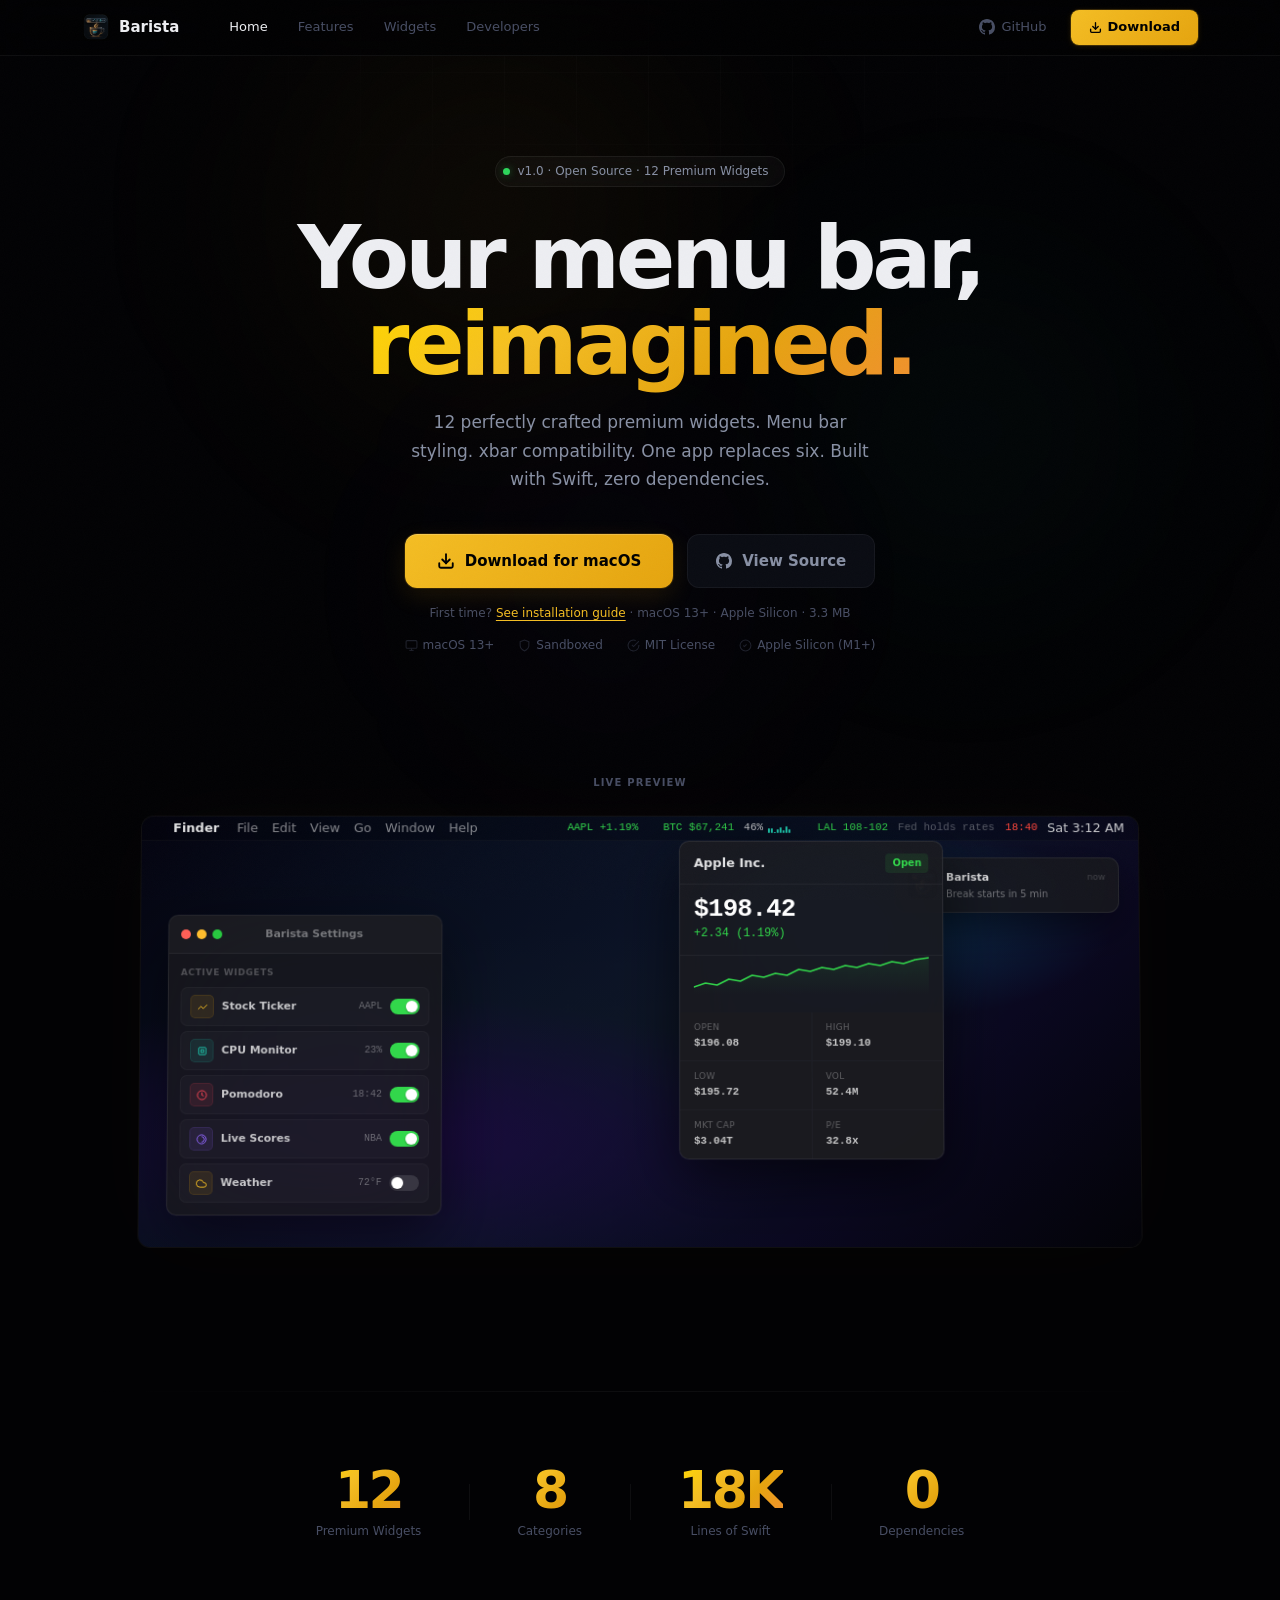
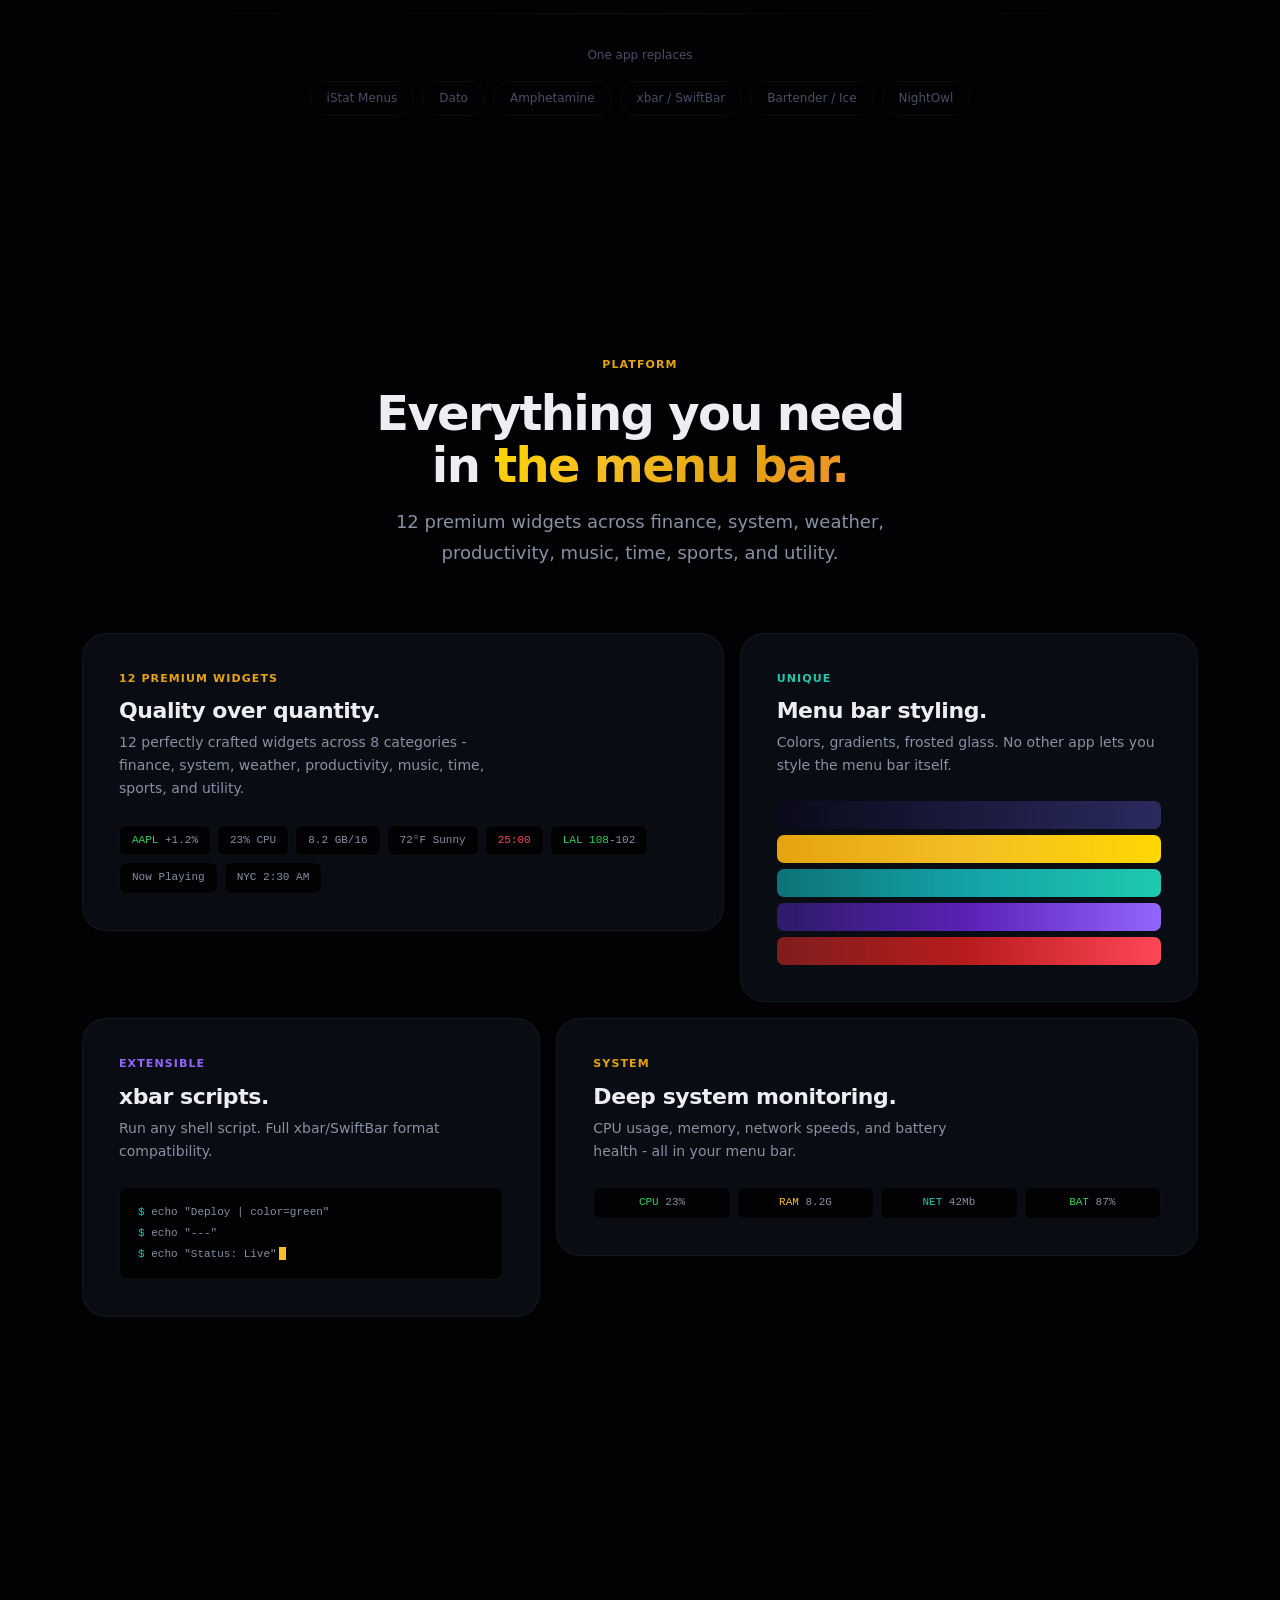
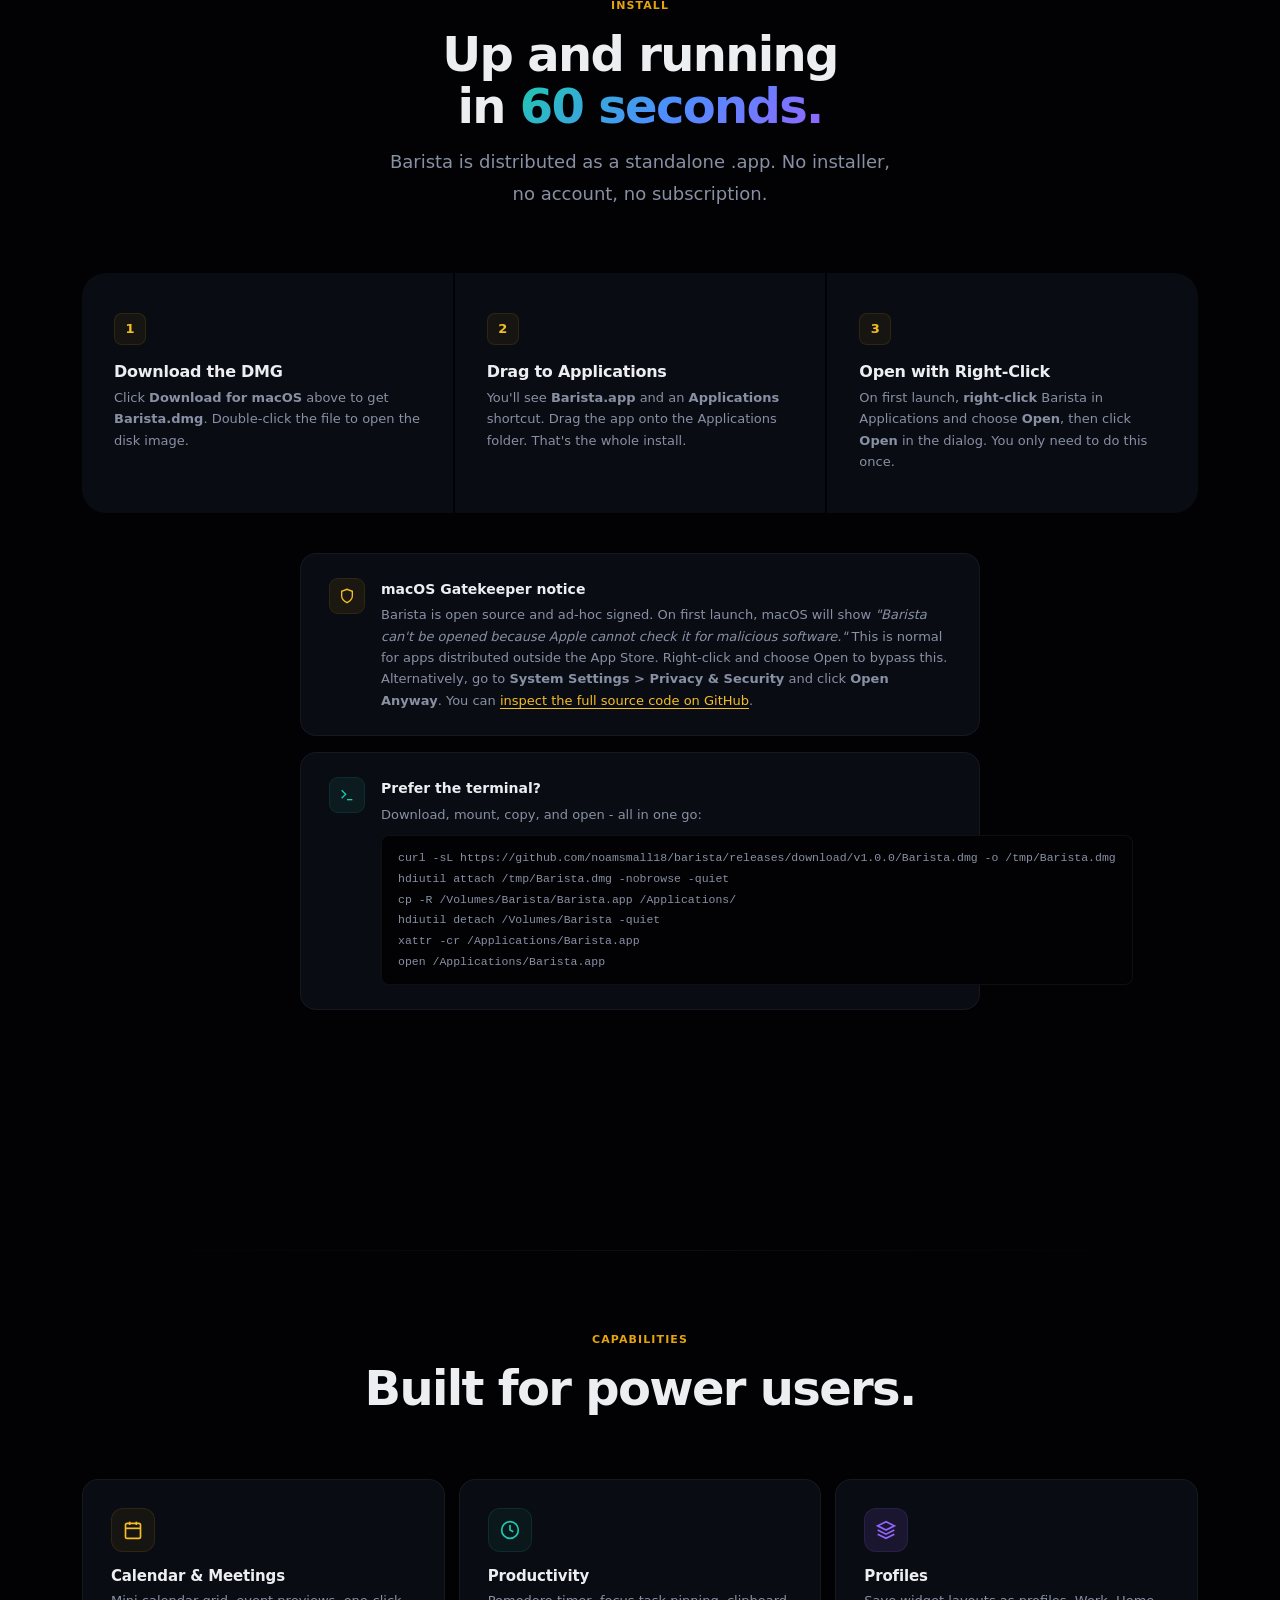
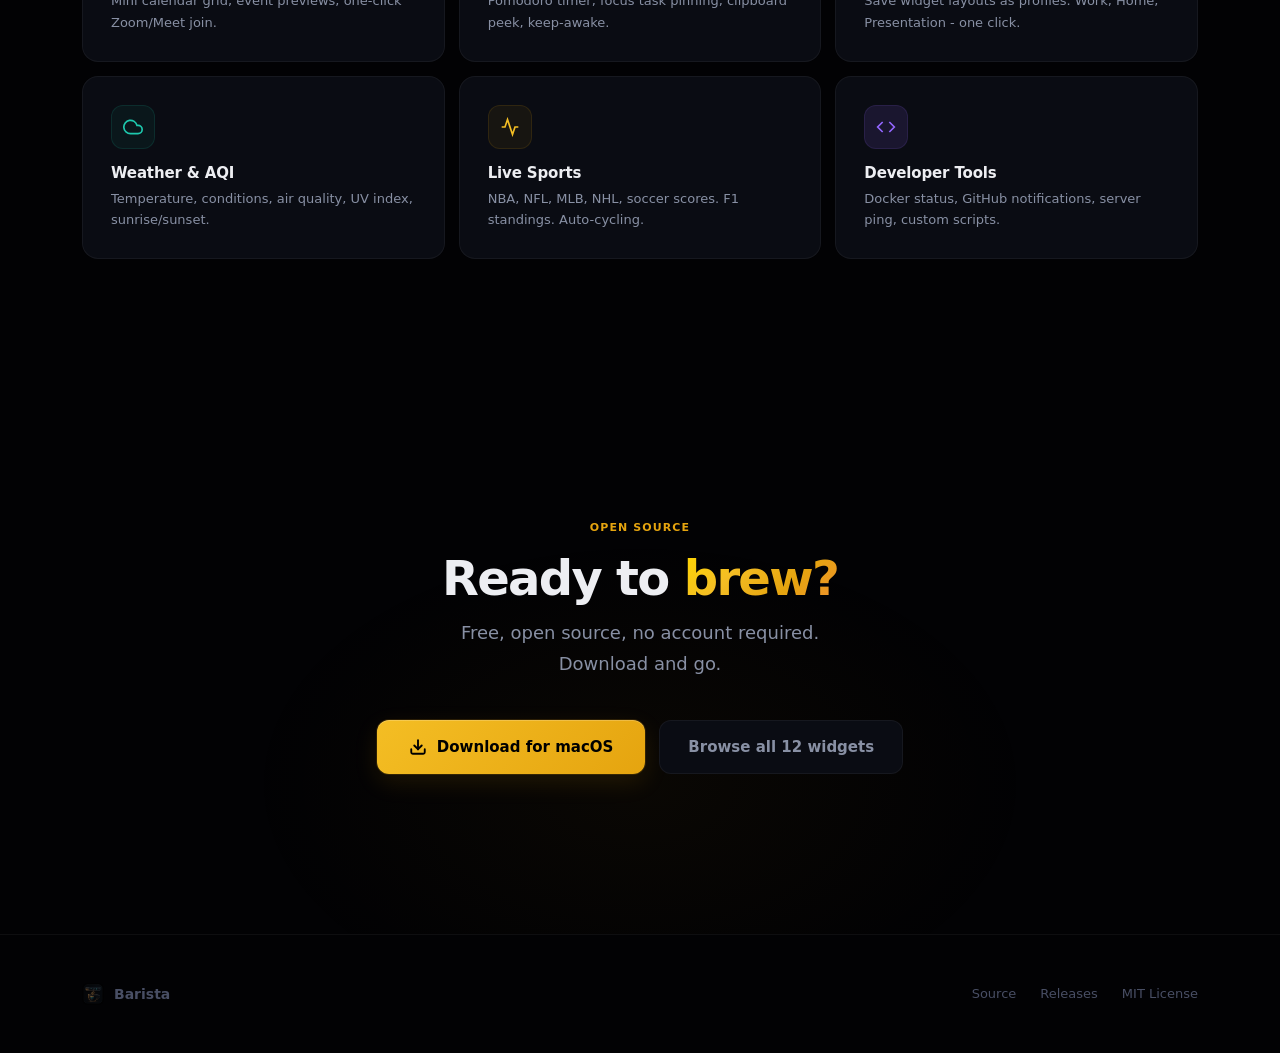
<file: docs/index.html>
<!DOCTYPE html>
<html lang="en">
<head>
<meta charset="UTF-8">
<meta name="viewport" content="width=device-width, initial-scale=1.0">
<title>Barista - The Menu Bar Platform for macOS</title>
<meta name="description" content="12 premium widgets across 8 categories. Menu bar styling, xbar compatibility. The most powerful menu bar app for macOS.">
<link rel="icon" type="image/png" href="icon.png">
<link rel="stylesheet" href="style.css">
<style>
/* ==============================
   HOME PAGE
   ============================== */

/* --- Ambient background --- */
.ambient{
  position:fixed;inset:0;z-index:0;pointer-events:none;overflow:hidden;
}
.orb{
  position:absolute;border-radius:50%;filter:blur(100px);
  animation:orb-float 20s ease-in-out infinite alternate;
}
.orb-1{
  width:600px;height:600px;top:-10%;left:15%;
  background:radial-gradient(circle,rgba(229,164,15,.07),transparent 70%);
}
.orb-2{
  width:500px;height:500px;top:20%;right:5%;
  background:radial-gradient(circle,rgba(30,201,174,.05),transparent 70%);
  animation-delay:-7s;animation-duration:25s;
}
.orb-3{
  width:450px;height:450px;bottom:10%;left:30%;
  background:radial-gradient(circle,rgba(147,102,255,.04),transparent 70%);
  animation-delay:-13s;animation-duration:22s;
}
@keyframes orb-float{
  0%{transform:translate(0,0) scale(1)}
  33%{transform:translate(40px,-30px) scale(1.05)}
  66%{transform:translate(-20px,40px) scale(.95)}
  100%{transform:translate(30px,20px) scale(1.02)}
}

/* --- Hero --- */
.hero{
  position:relative;
  padding:calc(var(--nav-h) + 100px) 0 60px;
  text-align:center;
  overflow:visible;
}
.hero-badge{
  display:inline-flex;align-items:center;gap:8px;
  padding:5px 16px 5px 7px;
  background:rgba(255,255,255,.03);
  border:1px solid rgba(255,255,255,.06);
  border-radius:100px;font-size:12px;font-weight:500;
  color:var(--text2);margin-bottom:28px;
  backdrop-filter:blur(12px);
  transition:border-color .3s,background .3s;
}
.hero-badge:hover{border-color:rgba(255,255,255,.1);background:rgba(255,255,255,.05)}
.hero-badge-dot{
  width:7px;height:7px;border-radius:50%;background:var(--green);
  box-shadow:0 0 8px rgba(45,213,91,.4);
  animation:dot-pulse 2s ease infinite;
}
@keyframes dot-pulse{0%,100%{opacity:1;box-shadow:0 0 8px rgba(45,213,91,.4)}50%{opacity:.5;box-shadow:0 0 4px rgba(45,213,91,.2)}}

.hero h1{margin-bottom:20px}
.hero .t-body-lg{
  max-width:480px;margin:0 auto 40px;font-size:17px;
  color:var(--text2);line-height:1.7;
}
.hero .btn-row{justify-content:center;margin-bottom:16px}

.hero-sub{
  display:flex;gap:24px;justify-content:center;flex-wrap:wrap;
  margin-top:8px;
}
.hero-sub-item{
  display:flex;align-items:center;gap:5px;
  font-size:12px;color:var(--text3);font-weight:500;
}
.hero-sub-item svg{width:13px;height:13px;opacity:.4}

/* --- Mockup --- */
.mockup-wrap{
  padding:60px 0 20px;
  position:relative;
}
.mockup-label{
  text-align:center;font-size:10px;font-weight:700;
  letter-spacing:.12em;text-transform:uppercase;
  color:var(--text3);margin-bottom:20px;
}
.mockup-frame{
  max-width:1020px;margin:0 auto;
  perspective:2000px;position:relative;
}
.mockup-screen{
  border-radius:12px;overflow:hidden;
  transform:rotateX(2deg) scale(.98);
  transition:transform .8s var(--ease),box-shadow .8s var(--ease);
  box-shadow:
    0 0 0 1px rgba(255,255,255,.05),
    0 20px 60px rgba(0,0,0,.5),
    0 0 100px rgba(229,164,15,.03);
  position:relative;
}
.mockup-screen:hover{
  transform:rotateX(0) scale(1);
  box-shadow:
    0 0 0 1px rgba(255,255,255,.07),
    0 40px 100px rgba(0,0,0,.6),
    0 0 160px rgba(229,164,15,.05);
}

/* Reflection */
.mockup-reflect{
  max-width:1020px;margin:0 auto;
  height:120px;
  background:linear-gradient(to bottom,rgba(229,164,15,.02),transparent);
  mask-image:linear-gradient(to bottom,rgba(0,0,0,.3),transparent);
  -webkit-mask-image:linear-gradient(to bottom,rgba(0,0,0,.3),transparent);
  border-radius:0 0 12px 12px;
  transform:scaleY(-1) translateY(0);
  opacity:.15;
  pointer-events:none;
}

/* macOS desktop */
.mac-wall{
  position:relative;
  background:
    radial-gradient(ellipse 80% 60% at 25% 75%,#1a0a3e 0%,transparent 55%),
    radial-gradient(ellipse 50% 50% at 75% 25%,#0a2a4a 0%,transparent 45%),
    radial-gradient(ellipse 60% 40% at 50% 50%,#0d1525 0%,transparent 60%),
    linear-gradient(135deg,#040410,#080e1e,#0c1428,#0a0820,#030308);
  min-height:440px;overflow:visible;
}

/* menu bar */
.mb{
  display:flex;align-items:center;justify-content:space-between;
  height:25px;padding:0 14px;
  background:rgba(0,0,0,.3);
  backdrop-filter:blur(50px) saturate(2);
  -webkit-backdrop-filter:blur(50px) saturate(2);
  border-bottom:1px solid rgba(255,255,255,.03);
  font-size:13px;font-weight:500;color:rgba(255,255,255,.88);
}
.mb-left{display:flex;align-items:center;gap:18px}
.mb-apple{font-size:15px;opacity:.85}
.mb-app{font-weight:600;font-size:13px}
.mb-menus{display:flex;gap:14px;font-size:13px;color:rgba(255,255,255,.5);font-weight:400}
.mb-right{display:flex;align-items:center;gap:10px;font-size:11px;font-family:var(--mono);font-weight:500}
.mb-clock{
  color:rgba(255,255,255,.78);font-family:var(--font);
  font-weight:500;font-size:13px;font-variant-numeric:tabular-nums;
}

.mb-w{white-space:nowrap}
.mb-g{color:#32d74b}
.mb-r{color:#ff453a}
.mb-a{color:#ffd60a}
.mb-d{color:rgba(255,255,255,.32)}
.mb-wh{color:rgba(255,255,255,.78)}

/* cycling */
.mb-cyc{display:inline-block;position:relative;min-width:88px;text-align:right}
.mb-cyc-i{
  position:absolute;right:0;top:0;opacity:0;
  transition:opacity .45s ease,transform .45s ease;
  transform:translateY(3px);white-space:nowrap;
}
.mb-cyc-i.on{opacity:1;transform:translateY(0);position:relative}

/* ticker scroll */
.mb-scroll{display:inline-block;width:100px;overflow:hidden;vertical-align:bottom}
.mb-scroll-in{display:inline-block;white-space:nowrap;animation:mb-scr 14s linear infinite}
@keyframes mb-scr{0%{transform:translateX(0)}100%{transform:translateX(-50%)}}

/* sparkline */
.mb-spark{display:inline-flex;align-items:flex-end;gap:1px;height:11px;vertical-align:middle;margin:0 2px}
.mb-spark-bar{width:2px;border-radius:1px;background:var(--teal);transition:height .6s var(--ease)}

/* --- Popover --- */
.pop{
  position:absolute;top:25px;right:200px;width:270px;
  background:rgba(26,26,30,.9);
  backdrop-filter:blur(50px) saturate(2);
  -webkit-backdrop-filter:blur(50px) saturate(2);
  border:1px solid rgba(255,255,255,.08);
  border-radius:10px;
  box-shadow:0 20px 60px rgba(0,0,0,.6),0 0 0 .5px rgba(255,255,255,.04);
  z-index:10;overflow:hidden;
  animation:pop-in .4s var(--ease) both;animation-delay:.8s;
}
@keyframes pop-in{from{opacity:0;transform:translateY(-8px) scale(.96)}to{opacity:1;transform:none}}

.pop-head{padding:12px 14px 10px;border-bottom:1px solid rgba(255,255,255,.05);display:flex;align-items:center;justify-content:space-between}
.pop-title{font-size:13px;font-weight:700;color:rgba(255,255,255,.88)}
.pop-badge{font-size:10px;font-weight:600;padding:2px 7px;border-radius:4px;background:rgba(50,215,75,.1);color:#32d74b}

.pop-price{padding:12px 14px;border-bottom:1px solid rgba(255,255,255,.05)}
.pop-price-big{font-family:var(--mono);font-size:26px;font-weight:700;color:#fff;letter-spacing:-.03em;line-height:1}
.pop-price-chg{font-family:var(--mono);font-size:12px;color:#32d74b;margin-top:3px;font-weight:500}

.pop-chart{padding:10px 14px;border-bottom:1px solid rgba(255,255,255,.05);display:flex;align-items:flex-end;gap:2px;height:52px}
.pop-bar{flex:1;border-radius:1.5px 1.5px 0 0;transition:height .4s var(--ease)}
.pop-bar-g{background:#32d74b}
.pop-bar-r{background:#ff453a}

.pop-stats{display:grid;grid-template-columns:1fr 1fr;gap:1px;background:rgba(255,255,255,.03)}
.pop-stat{padding:8px 14px;background:rgba(26,26,30,.88)}
.pop-stat-l{font-size:9px;font-weight:500;color:rgba(255,255,255,.3);text-transform:uppercase;letter-spacing:.04em;margin-bottom:1px}
.pop-stat-v{font-family:var(--mono);font-size:11px;font-weight:600;color:rgba(255,255,255,.75)}

/* --- Float window --- */
.fw{
  position:absolute;bottom:32px;left:28px;width:280px;
  background:rgba(24,24,28,.85);
  backdrop-filter:blur(50px) saturate(2);
  -webkit-backdrop-filter:blur(50px) saturate(2);
  border:1px solid rgba(255,255,255,.07);
  border-radius:10px;
  box-shadow:0 24px 64px rgba(0,0,0,.5),0 0 0 .5px rgba(255,255,255,.03);
  overflow:hidden;
  animation:fw-in .5s var(--ease) both;animation-delay:1.2s;
}
@keyframes fw-in{from{opacity:0;transform:translateY(14px) scale(.96)}to{opacity:1;transform:none}}

.fw-bar{display:flex;align-items:center;gap:6px;padding:10px 12px;background:rgba(255,255,255,.02);border-bottom:1px solid rgba(255,255,255,.05)}
.fw-dot{width:10px;height:10px;border-radius:50%}
.fw-dot-r{background:#ff5f57}
.fw-dot-y{background:#febc2e}
.fw-dot-g{background:#28c840}
.fw-title{flex:1;text-align:center;font-size:11px;font-weight:600;color:rgba(255,255,255,.4);margin-right:30px}
.fw-body{padding:12px}
.fw-lbl{font-size:9px;font-weight:700;letter-spacing:.07em;text-transform:uppercase;color:rgba(255,255,255,.25);margin-bottom:8px}
.fw-rows{display:flex;flex-direction:column;gap:5px}
.fw-row{
  display:flex;align-items:center;gap:8px;padding:7px 9px;
  border-radius:7px;background:rgba(255,255,255,.025);border:1px solid rgba(255,255,255,.03);
  transition:background .2s;
}
.fw-row:hover{background:rgba(255,255,255,.04)}
.fw-ico{
  width:24px;height:24px;border-radius:5px;display:flex;align-items:center;
  justify-content:center;font-size:11px;flex-shrink:0;
}
.fw-ico-a{background:rgba(229,164,15,.1);border:1px solid rgba(229,164,15,.12)}
.fw-ico-t{background:rgba(30,201,174,.1);border:1px solid rgba(30,201,174,.12)}
.fw-ico-p{background:rgba(147,102,255,.1);border:1px solid rgba(147,102,255,.12)}
.fw-ico-r{background:rgba(255,71,87,.1);border:1px solid rgba(255,71,87,.12)}
.fw-name{flex:1;font-size:11px;font-weight:600;color:rgba(255,255,255,.75)}
.fw-val{font-family:var(--mono);font-size:10px;font-weight:500;color:rgba(255,255,255,.35)}
.fw-tog{width:30px;height:16px;border-radius:8px;background:#32d74b;position:relative;flex-shrink:0}
.fw-tog::after{content:'';position:absolute;top:2px;left:16px;width:12px;height:12px;border-radius:50%;background:#fff;box-shadow:0 1px 2px rgba(0,0,0,.3)}
.fw-tog.off{background:rgba(255,255,255,.12)}
.fw-tog.off::after{left:2px}

/* --- Notification --- */
.fn{
  position:absolute;top:42px;right:20px;width:230px;
  background:rgba(24,24,28,.85);
  backdrop-filter:blur(50px) saturate(2);
  -webkit-backdrop-filter:blur(50px) saturate(2);
  border:1px solid rgba(255,255,255,.07);
  border-radius:11px;
  box-shadow:0 14px 40px rgba(0,0,0,.45);
  padding:11px 13px;display:flex;align-items:flex-start;gap:9px;
  animation:fn-in .4s var(--ease) both;animation-delay:2s;
}
@keyframes fn-in{from{opacity:0;transform:translateX(16px)}to{opacity:1;transform:none}}
.fn-ico{width:30px;height:30px;border-radius:7px;flex-shrink:0;overflow:hidden}
.fn-ico img{width:100%;height:100%}
.fn-body{flex:1;min-width:0}
.fn-t{font-size:11px;font-weight:700;color:rgba(255,255,255,.85);margin-bottom:1px}
.fn-b{font-size:10px;color:rgba(255,255,255,.4);line-height:1.4}
.fn-time{font-size:9px;color:rgba(255,255,255,.2);flex-shrink:0;margin-top:1px}

/* --- Mini chart in popover (sparkline SVG) --- */
.mini-chart{padding:0 14px 10px}
.mini-chart svg{width:100%;height:40px}
.mini-chart path{fill:none;stroke:#32d74b;stroke-width:1.5;stroke-linecap:round;stroke-linejoin:round}
.mini-chart .area{fill:url(#chartGrad);stroke:none;opacity:.3}

/* --- Stats section --- */
.stats-section{position:relative;z-index:1}
.stats-row{display:flex;justify-content:center;gap:0;padding:72px 0}
.stat{padding:0 48px;text-align:center;position:relative}
.stat+.stat::before{
  content:'';position:absolute;left:0;top:50%;transform:translateY(-50%);
  width:1px;height:36px;background:var(--border);
}
.stat-val{
  font-size:52px;font-weight:800;letter-spacing:-.05em;line-height:1;
  margin-bottom:6px;font-variant-numeric:tabular-nums;
}
.stat-label{font-size:12px;color:var(--text3);font-weight:500}

/* --- Logos/replaces --- */
.replaces{text-align:center;padding:32px 0 80px;position:relative;z-index:1}
.replaces-label{font-size:12px;color:var(--text3);font-weight:500;margin-bottom:16px}
.replaces-row{display:flex;align-items:center;justify-content:center;gap:8px;flex-wrap:wrap}
.replaces-pill{
  font-size:12px;font-weight:500;color:var(--text3);
  padding:7px 16px;border:1px solid var(--border);border-radius:100px;
  transition:all .25s var(--ease);white-space:nowrap;
}
.replaces-pill:hover{color:var(--text2);border-color:var(--border-h);background:rgba(255,255,255,.02);transform:translateY(-1px)}

/* --- Bento feature grid --- */
.bento-card{
  background:var(--surface);border:1px solid var(--border);
  border-radius:var(--r-xl);padding:36px;
  position:relative;overflow:hidden;transition:all .4s var(--ease);
}
.bento-card::before{
  content:'';position:absolute;inset:0;opacity:0;transition:opacity .4s;
  background:radial-gradient(600px circle at var(--mouse-x,50%) var(--mouse-y,50%),rgba(255,255,255,.02),transparent 40%);
}
.bento-card:hover::before{opacity:1}
.bento-card:hover{border-color:var(--border-h);transform:translateY(-3px);box-shadow:0 16px 64px rgba(0,0,0,.25)}
.bento-card .t-label{margin-bottom:12px;display:block}
.bento-card h3{font-size:22px;font-weight:700;letter-spacing:-.02em;margin-bottom:8px}
.bento-card p{font-size:14px;line-height:1.65;color:var(--text2);max-width:380px}
.bento-visual{margin-top:24px}

/* demo elements */
.demo-pills{display:flex;flex-wrap:wrap;gap:6px}
.demo-pill{
  background:var(--bg);border:1px solid var(--border);border-radius:7px;
  padding:6px 12px;font-size:11px;font-family:var(--mono);
  color:var(--text2);transition:border-color .2s,transform .2s;
}
.demo-pill:hover{border-color:var(--border-h);transform:translateY(-1px)}

.demo-bars{display:flex;flex-direction:column;gap:6px}
.demo-bar{height:28px;border-radius:7px;transition:transform .3s var(--ease)}
.demo-bar:hover{transform:scaleX(1.02)}

.demo-term{
  background:var(--bg);border:1px solid var(--border);border-radius:8px;
  padding:14px 18px;font-family:var(--mono);font-size:11px;line-height:1.9;color:var(--text2);
}
.demo-term .p{color:var(--teal)}
.demo-term .cursor{
  display:inline-block;width:7px;height:13px;background:var(--amber-b);
  animation:blink 1s step-end infinite;vertical-align:text-bottom;margin-left:2px;
}
@keyframes blink{0%,100%{opacity:1}50%{opacity:0}}

/* --- Feature cards --- */
.feat-grid{display:grid;grid-template-columns:repeat(3,1fr);gap:14px}
.feat-card{
  background:var(--surface);border:1px solid var(--border);
  border-radius:var(--r-lg);padding:28px;
  transition:all .35s var(--ease);position:relative;
}
.feat-card::after{
  content:'';position:absolute;inset:-1px;border-radius:inherit;padding:1px;
  background:linear-gradient(135deg,rgba(229,164,15,.1),transparent 50%,rgba(30,201,174,.1));
  mask:linear-gradient(#fff 0 0) content-box,linear-gradient(#fff 0 0);
  -webkit-mask:linear-gradient(#fff 0 0) content-box,linear-gradient(#fff 0 0);
  mask-composite:exclude;-webkit-mask-composite:xor;opacity:0;transition:opacity .35s;
}
.feat-card:hover::after{opacity:1}
.feat-card:hover{transform:translateY(-3px);box-shadow:0 12px 48px rgba(0,0,0,.2)}
.feat-card .icon-box{margin-bottom:16px}
.feat-card h4{font-size:15px;font-weight:650;margin-bottom:6px;letter-spacing:-.01em}
.feat-card p{font-size:13px;line-height:1.65;color:var(--text2)}

/* --- How it works --- */
.how-grid{display:grid;grid-template-columns:repeat(3,1fr);gap:2px;counter-reset:step}
.how-step{
  background:var(--surface);padding:40px 32px;position:relative;
  transition:background .3s;
}
.how-step:first-child{border-radius:var(--r-xl) 0 0 var(--r-xl)}
.how-step:last-child{border-radius:0 var(--r-xl) var(--r-xl) 0}
.how-step:hover{background:var(--surface2)}
.how-num{
  display:flex;align-items:center;justify-content:center;
  width:32px;height:32px;border-radius:8px;
  background:var(--amber-dim);border:1px solid rgba(229,164,15,.12);
  font-size:13px;font-weight:700;color:var(--amber-b);
  margin-bottom:18px;counter-increment:step;
}
.how-num::after{content:counter(step)}
.how-step h4{font-size:16px;font-weight:700;margin-bottom:6px;letter-spacing:-.015em}
.how-step p{font-size:13px;color:var(--text2);line-height:1.65}

/* --- Testimonial/social proof --- */
.proof{
  text-align:center;padding:40px 0 0;
}
.proof-logos{
  display:flex;align-items:center;justify-content:center;gap:32px;
  opacity:.25;filter:grayscale(1);
}
.proof-logos span{
  font-size:14px;font-weight:600;letter-spacing:-.01em;
}

/* --- CTA --- */
.cta{position:relative;text-align:center;padding:140px 0 160px;overflow:hidden}
.cta-glow{
  position:absolute;bottom:-100px;left:50%;transform:translateX(-50%);
  width:800px;height:500px;
  background:radial-gradient(ellipse,rgba(229,164,15,.04),transparent 70%);
  pointer-events:none;
}
.cta .t-label{display:block;margin-bottom:16px}
.cta .t-heading{margin-bottom:12px}
.cta .t-body-lg{max-width:400px;margin:0 auto 40px}
.cta .btn-row{justify-content:center}

/* --- Responsive --- */
@media(max-width:960px){
  .mb-menus{display:none}
  .how-grid,.feat-grid{grid-template-columns:repeat(2,1fr)}
  .how-step:first-child{border-radius:var(--r-xl) 0 0 0}
  .how-step:last-child{border-radius:0 0 var(--r-xl) 0}
  .bento{grid-template-columns:1fr !important}
  .bento>*{grid-column:span 1 !important}
  .pop{right:80px}
}
@media(max-width:640px){
  .stats-row{flex-direction:column;gap:28px}
  .stat+.stat::before{display:none}
  .stat{padding:0}
  .how-grid,.feat-grid{grid-template-columns:1fr}
  .how-step{border-radius:0 !important}
  .how-step:first-child{border-radius:var(--r-xl) var(--r-xl) 0 0 !important}
  .how-step:last-child{border-radius:0 0 var(--r-xl) var(--r-xl) !important}
  .mb-right{gap:8px}
  .mb-scroll{width:72px}
  .pop{display:none}
  .fw{display:none}
  .fn{display:none}
}
</style>
</head>
<body>

<!-- Ambient orbs -->
<div class="ambient">
  <div class="orb orb-1"></div>
  <div class="orb orb-2"></div>
  <div class="orb orb-3"></div>
</div>

<div class="grid-bg"></div>

<!-- Nav -->
<nav class="nav">
  <div class="container">
    <div class="nav-left">
      <a href="./" class="nav-brand"><img src="icon.png" alt="Barista">Barista</a>
      <ul class="nav-menu" id="navMenu">
        <li><a href="./" class="active">Home</a></li>
        <li><a href="features.html">Features</a></li>
        <li><a href="widgets.html">Widgets</a></li>
        <li><a href="developers.html">Developers</a></li>
      </ul>
    </div>
    <div class="nav-right">
      <a href="https://github.com/noamsmall18/barista" target="_blank" class="nav-gh">
        <svg viewBox="0 0 24 24" fill="currentColor"><path d="M12 0C5.37 0 0 5.37 0 12c0 5.31 3.435 9.795 8.205 11.385.6.105.825-.255.825-.57 0-.285-.015-1.23-.015-2.235-3.015.555-3.795-.735-4.035-1.41-.135-.345-.72-1.41-1.23-1.695-.42-.225-1.02-.78-.015-.795.945-.015 1.62.87 1.845 1.23 1.08 1.815 2.805 1.305 3.495.99.105-.78.42-1.305.765-1.605-2.67-.3-5.46-1.335-5.46-5.925 0-1.305.465-2.385 1.23-3.225-.12-.3-.54-1.53.12-3.18 0 0 1.005-.315 3.3 1.23.96-.27 1.98-.405 3-.405s2.04.135 3 .405c2.295-1.56 3.3-1.23 3.3-1.23.66 1.65.24 2.88.12 3.18.765.84 1.23 1.905 1.23 3.225 0 4.605-2.805 5.625-5.475 5.925.435.375.81 1.095.81 2.22 0 1.605-.015 2.895-.015 3.3 0 .315.225.69.825.57A12.02 12.02 0 0024 12c0-6.63-5.37-12-12-12z"/></svg>
        GitHub
      </a>
      <a href="https://github.com/noamsmall18/barista/releases/download/v1.0.0/Barista.dmg" class="nav-cta">
        <svg viewBox="0 0 24 24" fill="none" stroke="currentColor" stroke-width="2.5" stroke-linecap="round"><path d="M21 15v4a2 2 0 01-2 2H5a2 2 0 01-2-2v-4"/><polyline points="7 10 12 15 17 10"/><line x1="12" y1="15" x2="12" y2="3"/></svg>
        Download
      </a>
      <button class="nav-toggle" onclick="document.getElementById('navMenu').classList.toggle('open')">
        <svg width="20" height="20" viewBox="0 0 24 24" fill="none" stroke="currentColor" stroke-width="2"><line x1="3" y1="6" x2="21" y2="6"/><line x1="3" y1="12" x2="21" y2="12"/><line x1="3" y1="18" x2="21" y2="18"/></svg>
      </button>
    </div>
  </div>
</nav>

<!-- Hero -->
<section class="hero">
  <div class="container">
    <div class="hero-badge" data-r>
      <span class="hero-badge-dot"></span>
      v1.0 &middot; Open Source &middot; 12 Premium Widgets
    </div>
    <h1 class="t-hero" data-r>Your menu bar,<br><span class="t-gradient">reimagined.</span></h1>
    <p class="t-body-lg" data-r>12 perfectly crafted premium widgets. Menu bar styling. xbar compatibility. One app replaces six. Built with Swift, zero dependencies.</p>
    <div class="btn-row" data-r>
      <a href="https://github.com/noamsmall18/barista/releases/download/v1.0.0/Barista.dmg" class="btn btn-primary">
        <svg viewBox="0 0 24 24" fill="none" stroke="currentColor" stroke-width="2.5" stroke-linecap="round"><path d="M21 15v4a2 2 0 01-2 2H5a2 2 0 01-2-2v-4"/><polyline points="7 10 12 15 17 10"/><line x1="12" y1="15" x2="12" y2="3"/></svg>
        Download for macOS
      </a>
      <a href="https://github.com/noamsmall18/barista" target="_blank" class="btn btn-secondary">
        <svg viewBox="0 0 24 24" fill="currentColor" style="width:16px;height:16px"><path d="M12 0C5.37 0 0 5.37 0 12c0 5.31 3.435 9.795 8.205 11.385.6.105.825-.255.825-.57 0-.285-.015-1.23-.015-2.235-3.015.555-3.795-.735-4.035-1.41-.135-.345-.72-1.41-1.23-1.695-.42-.225-1.02-.78-.015-.795.945-.015 1.62.87 1.845 1.23 1.08 1.815 2.805 1.305 3.495.99.105-.78.42-1.305.765-1.605-2.67-.3-5.46-1.335-5.46-5.925 0-1.305.465-2.385 1.23-3.225-.12-.3-.54-1.53.12-3.18 0 0 1.005-.315 3.3 1.23.96-.27 1.98-.405 3-.405s2.04.135 3 .405c2.295-1.56 3.3-1.23 3.3-1.23.66 1.65.24 2.88.12 3.18.765.84 1.23 1.905 1.23 3.225 0 4.605-2.805 5.625-5.475 5.925.435.375.81 1.095.81 2.22 0 1.605-.015 2.895-.015 3.3 0 .315.225.69.825.57A12.02 12.02 0 0024 12c0-6.63-5.37-12-12-12z"/></svg>
        View Source
      </a>
    </div>
    <p style="font-size:12px;color:var(--text3);margin-top:4px;margin-bottom:12px" data-r>
      First time? <a href="#install" style="color:var(--amber-b);text-decoration:underline;text-underline-offset:3px">See installation guide</a> &middot; macOS 13+ &middot; Apple Silicon &middot; 3.3 MB
    </p>
    <div class="hero-sub" data-r>
      <span class="hero-sub-item"><svg viewBox="0 0 24 24" fill="none" stroke="currentColor" stroke-width="2"><rect x="2" y="3" width="20" height="14" rx="2"/><line x1="8" y1="21" x2="16" y2="21"/><line x1="12" y1="17" x2="12" y2="21"/></svg>macOS 13+</span>
      <span class="hero-sub-item"><svg viewBox="0 0 24 24" fill="none" stroke="currentColor" stroke-width="2"><path d="M12 22s8-4 8-10V5l-8-3-8 3v7c0 6 8 10 8 10z"/></svg>Sandboxed</span>
      <span class="hero-sub-item"><svg viewBox="0 0 24 24" fill="none" stroke="currentColor" stroke-width="2"><path d="M22 11.08V12a10 10 0 11-5.93-9.14"/><polyline points="22 4 12 14.01 9 11.01"/></svg>MIT License</span>
      <span class="hero-sub-item"><svg viewBox="0 0 24 24" fill="none" stroke="currentColor" stroke-width="2"><circle cx="12" cy="12" r="10"/><path d="M8 12l2 2 4-4"/></svg>Apple Silicon (M1+)</span>
    </div>
  </div>
</section>

<!-- Mockup -->
<section class="mockup-wrap">
  <div class="container">
    <div class="mockup-label" data-r>Live preview</div>
    <div class="mockup-frame" data-r-scale>
      <div class="mockup-screen">
        <div class="mac-wall">

          <!-- Menu bar -->
          <div class="mb">
            <div class="mb-left">
              <span class="mb-apple"></span>
              <span class="mb-app">Finder</span>
              <div class="mb-menus"><span>File</span><span>Edit</span><span>View</span><span>Go</span><span>Window</span><span>Help</span></div>
            </div>
            <div class="mb-right">
              <!-- Stock -->
              <span class="mb-w mb-g">AAPL +1.19%</span>
              <!-- Crypto cycling -->
              <span class="mb-w mb-cyc" id="cryptoCyc">
                <span class="mb-cyc-i on mb-g">BTC $67,241</span>
                <span class="mb-cyc-i mb-r">ETH $3,182</span>
                <span class="mb-cyc-i mb-g">SOL $148.20</span>
              </span>
              <!-- CPU sparkline -->
              <span class="mb-w mb-wh" style="display:inline-flex;align-items:center;gap:3px">
                <span id="cpuPct">23%</span>
                <span class="mb-spark" id="cpuSpark">
                  <span class="mb-spark-bar" style="height:40%"></span>
                  <span class="mb-spark-bar" style="height:65%"></span>
                  <span class="mb-spark-bar" style="height:35%"></span>
                  <span class="mb-spark-bar" style="height:55%"></span>
                  <span class="mb-spark-bar" style="height:80%"></span>
                  <span class="mb-spark-bar" style="height:45%"></span>
                  <span class="mb-spark-bar" style="height:60%"></span>
                  <span class="mb-spark-bar" style="height:30%"></span>
                </span>
              </span>
              <!-- Sports cycling -->
              <span class="mb-w mb-cyc" id="sportsCyc">
                <span class="mb-cyc-i on mb-g">LAL 108-102</span>
                <span class="mb-cyc-i mb-a">GSW 94-91 Q3</span>
                <span class="mb-cyc-i mb-d">NYK vs PHI 7:30</span>
              </span>
              <!-- News scroll -->
              <span class="mb-scroll">
                <span class="mb-scroll-in mb-d">Fed holds rates &middot; AAPL beats &middot; SpaceX launch &middot; Fed holds rates &middot; AAPL beats &middot; SpaceX launch &middot;&nbsp;</span>
              </span>
              <!-- Pomodoro -->
              <span class="mb-w mb-r" id="pomTimer">18:42</span>
              <!-- Clock -->
              <span class="mb-clock" id="liveClock">Sun 4:20 PM</span>
            </div>
          </div>

          <!-- Stock popover -->
          <div class="pop">
            <div class="pop-head">
              <span class="pop-title">Apple Inc.</span>
              <span class="pop-badge">Open</span>
            </div>
            <div class="pop-price">
              <div class="pop-price-big">$198.42</div>
              <div class="pop-price-chg">+2.34 (1.19%)</div>
            </div>
            <!-- SVG sparkline chart -->
            <div class="mini-chart">
              <svg viewBox="0 0 242 40" preserveAspectRatio="none">
                <defs>
                  <linearGradient id="chartGrad" x1="0" y1="0" x2="0" y2="1">
                    <stop offset="0%" stop-color="#32d74b" stop-opacity=".3"/>
                    <stop offset="100%" stop-color="#32d74b" stop-opacity="0"/>
                  </linearGradient>
                </defs>
                <path class="area" d="M0,32 L12,28 L24,30 L36,24 L48,26 L60,20 L72,22 L84,18 L96,20 L108,14 L120,16 L132,12 L144,14 L156,10 L168,12 L180,8 L192,10 L204,6 L216,8 L228,4 L242,2 L242,40 L0,40 Z"/>
                <path d="M0,32 L12,28 L24,30 L36,24 L48,26 L60,20 L72,22 L84,18 L96,20 L108,14 L120,16 L132,12 L144,14 L156,10 L168,12 L180,8 L192,10 L204,6 L216,8 L228,4 L242,2"/>
              </svg>
            </div>
            <div class="pop-stats">
              <div class="pop-stat"><div class="pop-stat-l">Open</div><div class="pop-stat-v">$196.08</div></div>
              <div class="pop-stat"><div class="pop-stat-l">High</div><div class="pop-stat-v">$199.10</div></div>
              <div class="pop-stat"><div class="pop-stat-l">Low</div><div class="pop-stat-v">$195.72</div></div>
              <div class="pop-stat"><div class="pop-stat-l">Vol</div><div class="pop-stat-v">52.4M</div></div>
              <div class="pop-stat"><div class="pop-stat-l">Mkt Cap</div><div class="pop-stat-v">$3.04T</div></div>
              <div class="pop-stat"><div class="pop-stat-l">P/E</div><div class="pop-stat-v">32.8x</div></div>
            </div>
          </div>

          <!-- Settings window -->
          <div class="fw">
            <div class="fw-bar">
              <div class="fw-dot fw-dot-r"></div>
              <div class="fw-dot fw-dot-y"></div>
              <div class="fw-dot fw-dot-g"></div>
              <span class="fw-title">Barista Settings</span>
            </div>
            <div class="fw-body">
              <div class="fw-lbl">Active Widgets</div>
              <div class="fw-rows">
                <div class="fw-row">
                  <div class="fw-ico fw-ico-a"><svg width="11" height="11" viewBox="0 0 24 24" fill="none" stroke="#f4be24" stroke-width="2"><polyline points="22 7 13.5 15.5 8.5 10.5 2 17"/></svg></div>
                  <span class="fw-name">Stock Ticker</span>
                  <span class="fw-val">AAPL</span>
                  <div class="fw-tog"></div>
                </div>
                <div class="fw-row">
                  <div class="fw-ico fw-ico-t"><svg width="11" height="11" viewBox="0 0 24 24" fill="none" stroke="#1ec9ae" stroke-width="2"><rect x="4" y="4" width="16" height="16" rx="2"/><rect x="9" y="9" width="6" height="6"/></svg></div>
                  <span class="fw-name">CPU Monitor</span>
                  <span class="fw-val">23%</span>
                  <div class="fw-tog"></div>
                </div>
                <div class="fw-row">
                  <div class="fw-ico fw-ico-r"><svg width="11" height="11" viewBox="0 0 24 24" fill="none" stroke="#ff4757" stroke-width="2"><circle cx="12" cy="12" r="10"/><polyline points="12 6 12 12 16 14"/></svg></div>
                  <span class="fw-name">Pomodoro</span>
                  <span class="fw-val">18:42</span>
                  <div class="fw-tog"></div>
                </div>
                <div class="fw-row">
                  <div class="fw-ico fw-ico-p"><svg width="11" height="11" viewBox="0 0 24 24" fill="none" stroke="#9366ff" stroke-width="2"><circle cx="12" cy="12" r="10"/><path d="M12 18a6 6 0 100-12"/></svg></div>
                  <span class="fw-name">Live Scores</span>
                  <span class="fw-val">NBA</span>
                  <div class="fw-tog"></div>
                </div>
                <div class="fw-row">
                  <div class="fw-ico fw-ico-a"><svg width="11" height="11" viewBox="0 0 24 24" fill="none" stroke="#f4be24" stroke-width="2"><path d="M18 10h-1.26A8 8 0 109 20h9a5 5 0 000-10z"/></svg></div>
                  <span class="fw-name">Weather</span>
                  <span class="fw-val">72&#176;F</span>
                  <div class="fw-tog off"></div>
                </div>
              </div>
            </div>
          </div>

          <!-- Notification -->
          <div class="fn">
            <div class="fn-ico"><img src="icon.png" alt=""></div>
            <div class="fn-body">
              <div class="fn-t">Barista</div>
              <div class="fn-b">Break starts in 5 min</div>
            </div>
            <span class="fn-time">now</span>
          </div>

        </div>
      </div>
      <!-- Reflection -->
      <div class="mockup-reflect"></div>
    </div>
  </div>
</section>

<!-- Stats -->
<section class="stats-section">
  <div class="container">
    <div class="divider"></div>
    <div class="stats-row" data-r-stagger>
      <div class="stat"><div class="stat-val t-gradient"><span class="counter" data-to="12">0</span></div><div class="stat-label">Premium Widgets</div></div>
      <div class="stat"><div class="stat-val t-gradient"><span class="counter" data-to="8">0</span></div><div class="stat-label">Categories</div></div>
      <div class="stat"><div class="stat-val t-gradient"><span class="counter" data-to="18">0</span>K</div><div class="stat-label">Lines of Swift</div></div>
      <div class="stat"><div class="stat-val t-gradient"><span class="counter" data-to="0">0</span></div><div class="stat-label">Dependencies</div></div>
    </div>
    <div class="divider"></div>
  </div>
</section>

<!-- Replaces -->
<div class="replaces" data-r>
  <div class="container">
    <div class="replaces-label">One app replaces</div>
    <div class="replaces-row" data-r-stagger>
      <span class="replaces-pill">iStat Menus</span>
      <span class="replaces-pill">Dato</span>
      <span class="replaces-pill">Amphetamine</span>
      <span class="replaces-pill">xbar / SwiftBar</span>
      <span class="replaces-pill">Bartender / Ice</span>
      <span class="replaces-pill">NightOwl</span>
    </div>
  </div>
</div>

<!-- Bento Features -->
<section class="section-lg">
  <div class="container">
    <div class="section-header section-header-center" data-r>
      <span class="t-label">Platform</span>
      <h2 class="t-heading">Everything you need<br>in <span class="t-gradient">the menu bar.</span></h2>
      <p class="t-body-lg">12 premium widgets across finance, system, weather, productivity, music, time, sports, and utility.</p>
    </div>

    <div class="bento" style="grid-template-columns:7fr 5fr">
      <div style="grid-column:span 1">
        <div class="bento-card" data-r>
          <span class="t-label" style="color:var(--amber)">12 Premium Widgets</span>
          <h3>Quality over quantity.</h3>
          <p>12 perfectly crafted widgets across 8 categories - finance, system, weather, productivity, music, time, sports, and utility.</p>
          <div class="bento-visual">
            <div class="demo-pills">
              <div class="demo-pill"><span style="color:var(--green)">AAPL</span> +1.2%</div>
              <div class="demo-pill">23% CPU</div>
              <div class="demo-pill">8.2 GB/16</div>
              <div class="demo-pill">72&#176;F Sunny</div>
              <div class="demo-pill" style="color:var(--red)">25:00</div>
              <div class="demo-pill"><span style="color:var(--green)">LAL 108</span>-102</div>
              <div class="demo-pill">Now Playing</div>
              <div class="demo-pill">NYC 2:30 AM</div>
            </div>
          </div>
        </div>
      </div>
      <div style="grid-column:span 1">
        <div class="bento-card" data-r>
          <span class="t-label" style="color:var(--teal)">Unique</span>
          <h3>Menu bar styling.</h3>
          <p>Colors, gradients, frosted glass. No other app lets you style the menu bar itself.</p>
          <div class="bento-visual">
            <div class="demo-bars">
              <div class="demo-bar" style="background:linear-gradient(90deg,#0a0a1a,#1a1a3e,#2a2a5e)"></div>
              <div class="demo-bar" style="background:linear-gradient(90deg,#e5a40f,#f4be24,#ffd700)"></div>
              <div class="demo-bar" style="background:linear-gradient(90deg,#0d7377,#14a3a8,#1ec9ae)"></div>
              <div class="demo-bar" style="background:linear-gradient(90deg,#2d1b69,#5b21b6,#9366ff)"></div>
              <div class="demo-bar" style="background:linear-gradient(90deg,#7f1d1d,#b91c1c,#ff4757)"></div>
            </div>
          </div>
        </div>
      </div>
    </div>

    <div class="bento" style="grid-template-columns:5fr 7fr;margin-top:16px">
      <div style="grid-column:span 1">
        <div class="bento-card" data-r>
          <span class="t-label" style="color:var(--purple)">Extensible</span>
          <h3>xbar scripts.</h3>
          <p>Run any shell script. Full xbar/SwiftBar format compatibility.</p>
          <div class="bento-visual">
            <div class="demo-term">
              <div><span class="p">$</span> echo "Deploy | color=green"</div>
              <div><span class="p">$</span> echo "---"</div>
              <div><span class="p">$</span> echo "Status: Live"<span class="cursor"></span></div>
            </div>
          </div>
        </div>
      </div>
      <div style="grid-column:span 1">
        <div class="bento-card" data-r>
          <span class="t-label" style="color:var(--amber)">System</span>
          <h3>Deep system monitoring.</h3>
          <p>CPU usage, memory, network speeds, and battery health - all in your menu bar.</p>
          <div class="bento-visual">
            <div style="display:grid;grid-template-columns:repeat(4,1fr);gap:6px">
              <div class="demo-pill" style="text-align:center;justify-content:center"><span style="color:var(--green)">CPU</span>&nbsp;23%</div>
              <div class="demo-pill" style="text-align:center;justify-content:center"><span style="color:var(--amber-b)">RAM</span>&nbsp;8.2G</div>
              <div class="demo-pill" style="text-align:center;justify-content:center"><span style="color:var(--teal)">NET</span>&nbsp;42Mb</div>
              <div class="demo-pill" style="text-align:center;justify-content:center"><span style="color:var(--green)">BAT</span>&nbsp;87%</div>
            </div>
          </div>
        </div>
      </div>
    </div>
  </div>
</section>

<!-- How to install -->
<section class="section" id="install">
  <div class="container">
    <div class="section-header section-header-center" data-r>
      <span class="t-label">Install</span>
      <h2 class="t-heading">Up and running<br>in <span class="t-gradient-cool">60 seconds.</span></h2>
      <p class="t-body-lg">Barista is distributed as a standalone .app. No installer, no account, no subscription.</p>
    </div>
    <div class="how-grid" data-r-stagger>
      <div class="how-step">
        <div class="how-num"></div>
        <h4>Download the DMG</h4>
        <p>Click <strong>Download for macOS</strong> above to get <strong>Barista.dmg</strong>. Double-click the file to open the disk image.</p>
      </div>
      <div class="how-step">
        <div class="how-num"></div>
        <h4>Drag to Applications</h4>
        <p>You'll see <strong>Barista.app</strong> and an <strong>Applications</strong> shortcut. Drag the app onto the Applications folder. That's the whole install.</p>
      </div>
      <div class="how-step">
        <div class="how-num"></div>
        <h4>Open with Right-Click</h4>
        <p>On first launch, <strong>right-click</strong> Barista in Applications and choose <strong>Open</strong>, then click <strong>Open</strong> in the dialog. You only need to do this once.</p>
      </div>
    </div>

    <!-- Gatekeeper callout -->
    <div style="max-width:680px;margin:40px auto 0" data-r>
      <div style="background:var(--surface);border:1px solid var(--border);border-radius:var(--r-lg);padding:24px 28px;display:flex;gap:16px;align-items:flex-start">
        <div style="width:36px;height:36px;border-radius:9px;background:rgba(229,164,15,.08);border:1px solid rgba(229,164,15,.1);display:flex;align-items:center;justify-content:center;flex-shrink:0">
          <svg width="16" height="16" viewBox="0 0 24 24" fill="none" stroke="var(--amber-b)" stroke-width="2"><path d="M12 22s8-4 8-10V5l-8-3-8 3v7c0 6 8 10 8 10z"/></svg>
        </div>
        <div>
          <div style="font-size:14px;font-weight:650;margin-bottom:4px">macOS Gatekeeper notice</div>
          <p style="font-size:13px;color:var(--text2);line-height:1.65;margin:0">
            Barista is open source and ad-hoc signed. On first launch, macOS will show
            <em>"Barista can't be opened because Apple cannot check it for malicious software."</em>
            This is normal for apps distributed outside the App Store. Right-click and choose Open to bypass this. Alternatively, go to
            <strong>System Settings &gt; Privacy &amp; Security</strong> and click <strong>Open Anyway</strong>.
            You can <a href="https://github.com/noamsmall18/barista" style="color:var(--amber-b);text-decoration:underline;text-underline-offset:3px">inspect the full source code on GitHub</a>.
          </p>
        </div>
      </div>
    </div>

    <!-- Terminal alternative -->
    <div style="max-width:680px;margin:16px auto 0" data-r>
      <div style="background:var(--surface);border:1px solid var(--border);border-radius:var(--r-lg);padding:24px 28px;display:flex;gap:16px;align-items:flex-start">
        <div style="width:36px;height:36px;border-radius:9px;background:rgba(30,201,174,.08);border:1px solid rgba(30,201,174,.1);display:flex;align-items:center;justify-content:center;flex-shrink:0">
          <svg width="16" height="16" viewBox="0 0 24 24" fill="none" stroke="var(--teal)" stroke-width="2"><polyline points="4 17 10 11 4 5"/><line x1="12" y1="19" x2="20" y2="19"/></svg>
        </div>
        <div>
          <div style="font-size:14px;font-weight:650;margin-bottom:4px">Prefer the terminal?</div>
          <p style="font-size:13px;color:var(--text2);line-height:1.65;margin:0 0 10px">
            Download, mount, copy, and open - all in one go:
          </p>
          <div style="background:var(--bg);border:1px solid var(--border);border-radius:8px;padding:12px 16px;font-family:var(--mono);font-size:11.5px;line-height:1.8;color:var(--text2);overflow-x:auto;white-space:pre">curl -sL https://github.com/noamsmall18/barista/releases/download/v1.0.0/Barista.dmg -o /tmp/Barista.dmg
hdiutil attach /tmp/Barista.dmg -nobrowse -quiet
cp -R /Volumes/Barista/Barista.app /Applications/
hdiutil detach /Volumes/Barista -quiet
xattr -cr /Applications/Barista.app
open /Applications/Barista.app</div>
        </div>
      </div>
    </div>
  </div>
</section>

<!-- More features -->
<section class="section">
  <div class="container">
    <div class="divider" style="margin-bottom:80px"></div>
    <div class="section-header section-header-center" data-r>
      <span class="t-label">Capabilities</span>
      <h2 class="t-heading">Built for power users.</h2>
    </div>
    <div class="feat-grid" data-r-stagger>
      <div class="feat-card">
        <div class="icon-box amber"><svg viewBox="0 0 24 24" fill="none" stroke="currentColor" stroke-width="2"><rect x="3" y="4" width="18" height="18" rx="2"/><line x1="16" y1="2" x2="16" y2="6"/><line x1="8" y1="2" x2="8" y2="6"/><line x1="3" y1="10" x2="21" y2="10"/></svg></div>
        <h4>Calendar & Meetings</h4>
        <p>Mini calendar grid, event previews, one-click Zoom/Meet join.</p>
      </div>
      <div class="feat-card">
        <div class="icon-box teal"><svg viewBox="0 0 24 24" fill="none" stroke="currentColor" stroke-width="2"><circle cx="12" cy="12" r="10"/><polyline points="12 6 12 12 16 14"/></svg></div>
        <h4>Productivity</h4>
        <p>Pomodoro timer, focus task pinning, clipboard peek, keep-awake.</p>
      </div>
      <div class="feat-card">
        <div class="icon-box purple"><svg viewBox="0 0 24 24" fill="none" stroke="currentColor" stroke-width="2"><path d="M12 2L2 7l10 5 10-5-10-5z"/><path d="M2 17l10 5 10-5"/><path d="M2 12l10 5 10-5"/></svg></div>
        <h4>Profiles</h4>
        <p>Save widget layouts as profiles. Work, Home, Presentation - one click.</p>
      </div>
      <div class="feat-card">
        <div class="icon-box teal"><svg viewBox="0 0 24 24" fill="none" stroke="currentColor" stroke-width="2"><path d="M18 10h-1.26A8 8 0 109 20h9a5 5 0 000-10z"/></svg></div>
        <h4>Weather & AQI</h4>
        <p>Temperature, conditions, air quality, UV index, sunrise/sunset.</p>
      </div>
      <div class="feat-card">
        <div class="icon-box amber"><svg viewBox="0 0 24 24" fill="none" stroke="currentColor" stroke-width="2"><polyline points="22 12 18 12 15 21 9 3 6 12 2 12"/></svg></div>
        <h4>Live Sports</h4>
        <p>NBA, NFL, MLB, NHL, soccer scores. F1 standings. Auto-cycling.</p>
      </div>
      <div class="feat-card">
        <div class="icon-box purple"><svg viewBox="0 0 24 24" fill="none" stroke="currentColor" stroke-width="2"><polyline points="16 18 22 12 16 6"/><polyline points="8 6 2 12 8 18"/></svg></div>
        <h4>Developer Tools</h4>
        <p>Docker status, GitHub notifications, server ping, custom scripts.</p>
      </div>
    </div>
  </div>
</section>

<!-- CTA -->
<section class="cta">
  <div class="cta-glow"></div>
  <div class="container" data-r>
    <span class="t-label">Open Source</span>
    <h2 class="t-heading">Ready to <span class="t-gradient">brew?</span></h2>
    <p class="t-body-lg">Free, open source, no account required. Download and go.</p>
    <div class="btn-row">
      <a href="https://github.com/noamsmall18/barista/releases/download/v1.0.0/Barista.dmg" class="btn btn-primary">
        <svg viewBox="0 0 24 24" fill="none" stroke="currentColor" stroke-width="2.5" stroke-linecap="round"><path d="M21 15v4a2 2 0 01-2 2H5a2 2 0 01-2-2v-4"/><polyline points="7 10 12 15 17 10"/><line x1="12" y1="15" x2="12" y2="3"/></svg>
        Download for macOS
      </a>
      <a href="widgets.html" class="btn btn-secondary">Browse all 12 widgets</a>
    </div>
  </div>
</section>

<!-- Footer -->
<footer class="footer">
  <div class="container">
    <div class="footer-inner">
      <div class="footer-brand"><img src="icon.png" alt="">Barista</div>
      <div class="footer-links">
        <a href="https://github.com/noamsmall18/barista">Source</a>
        <a href="https://github.com/noamsmall18/barista/releases">Releases</a>
        <a href="https://github.com/noamsmall18/barista/blob/main/LICENSE">MIT License</a>
      </div>
    </div>
  </div>
</footer>

<script>
/* Reveal */
const revealEls=document.querySelectorAll('[data-r],[data-r-stagger],[data-r-scale]');
const ro=new IntersectionObserver(es=>{es.forEach(e=>{if(e.isIntersecting){e.target.classList.add('v');ro.unobserve(e.target)}})},{threshold:.05,rootMargin:'0px 0px 50px 0px'});
revealEls.forEach(el=>{const r=el.getBoundingClientRect();if(r.top<window.innerHeight&&r.bottom>0)el.classList.add('v');else ro.observe(el)});

/* Card mouse */
document.querySelectorAll('.bento-card,.feat-card,.card,.card-glow').forEach(c=>{
  c.addEventListener('mousemove',e=>{const r=c.getBoundingClientRect();c.style.setProperty('--mouse-x',(e.clientX-r.left)+'px');c.style.setProperty('--mouse-y',(e.clientY-r.top)+'px')})
});

/* Counters */
const co=new IntersectionObserver(es=>{es.forEach(e=>{if(!e.isIntersecting)return;const el=e.target,to=+el.dataset.to,dur=1400;let start=null;function step(ts){if(!start)start=ts;const p=Math.min((ts-start)/dur,1);const ease=1-Math.pow(1-p,4);el.textContent=Math.round(ease*to);if(p<1)requestAnimationFrame(step)}requestAnimationFrame(step);co.unobserve(el)})},{threshold:.5});
document.querySelectorAll('.counter').forEach(el=>co.observe(el));

/* Cycling */
function cyc(id,ms){const c=document.getElementById(id);if(!c)return;const items=c.querySelectorAll('.mb-cyc-i');let i=0;setInterval(()=>{items[i].classList.remove('on');i=(i+1)%items.length;items[i].classList.add('on')},ms)}
cyc('cryptoCyc',3000);
cyc('sportsCyc',4000);

/* Pomodoro */
!function(){let s=18*60+42;const b=document.getElementById('pomTimer');setInterval(()=>{s=s>0?s-1:25*60;const m=Math.floor(s/60),sec=s%60;b.textContent=m+':'+String(sec).padStart(2,'0')},1000)}();

/* CPU sparkline */
!function(){const sp=document.getElementById('cpuSpark'),pct=document.getElementById('cpuPct');if(!sp)return;const bars=sp.querySelectorAll('.mb-spark-bar');setInterval(()=>{const vs=[];bars.forEach(b=>{const h=15+Math.random()*65;b.style.height=h+'%';vs.push(h)});pct.textContent=Math.round(vs.reduce((a,b)=>a+b,0)/vs.length)+'%'},2000)}();

/* Clock */
!function(){const el=document.getElementById('liveClock');if(!el)return;function u(){const d=new Date(),days=['Sun','Mon','Tue','Wed','Thu','Fri','Sat'];let h=d.getHours(),ap=h>=12?'PM':'AM';h=h%12||12;el.textContent=days[d.getDay()]+' '+h+':'+String(d.getMinutes()).padStart(2,'0')+' '+ap}u();setInterval(u,10000)}();
</script>
</body>
</html>
</file>
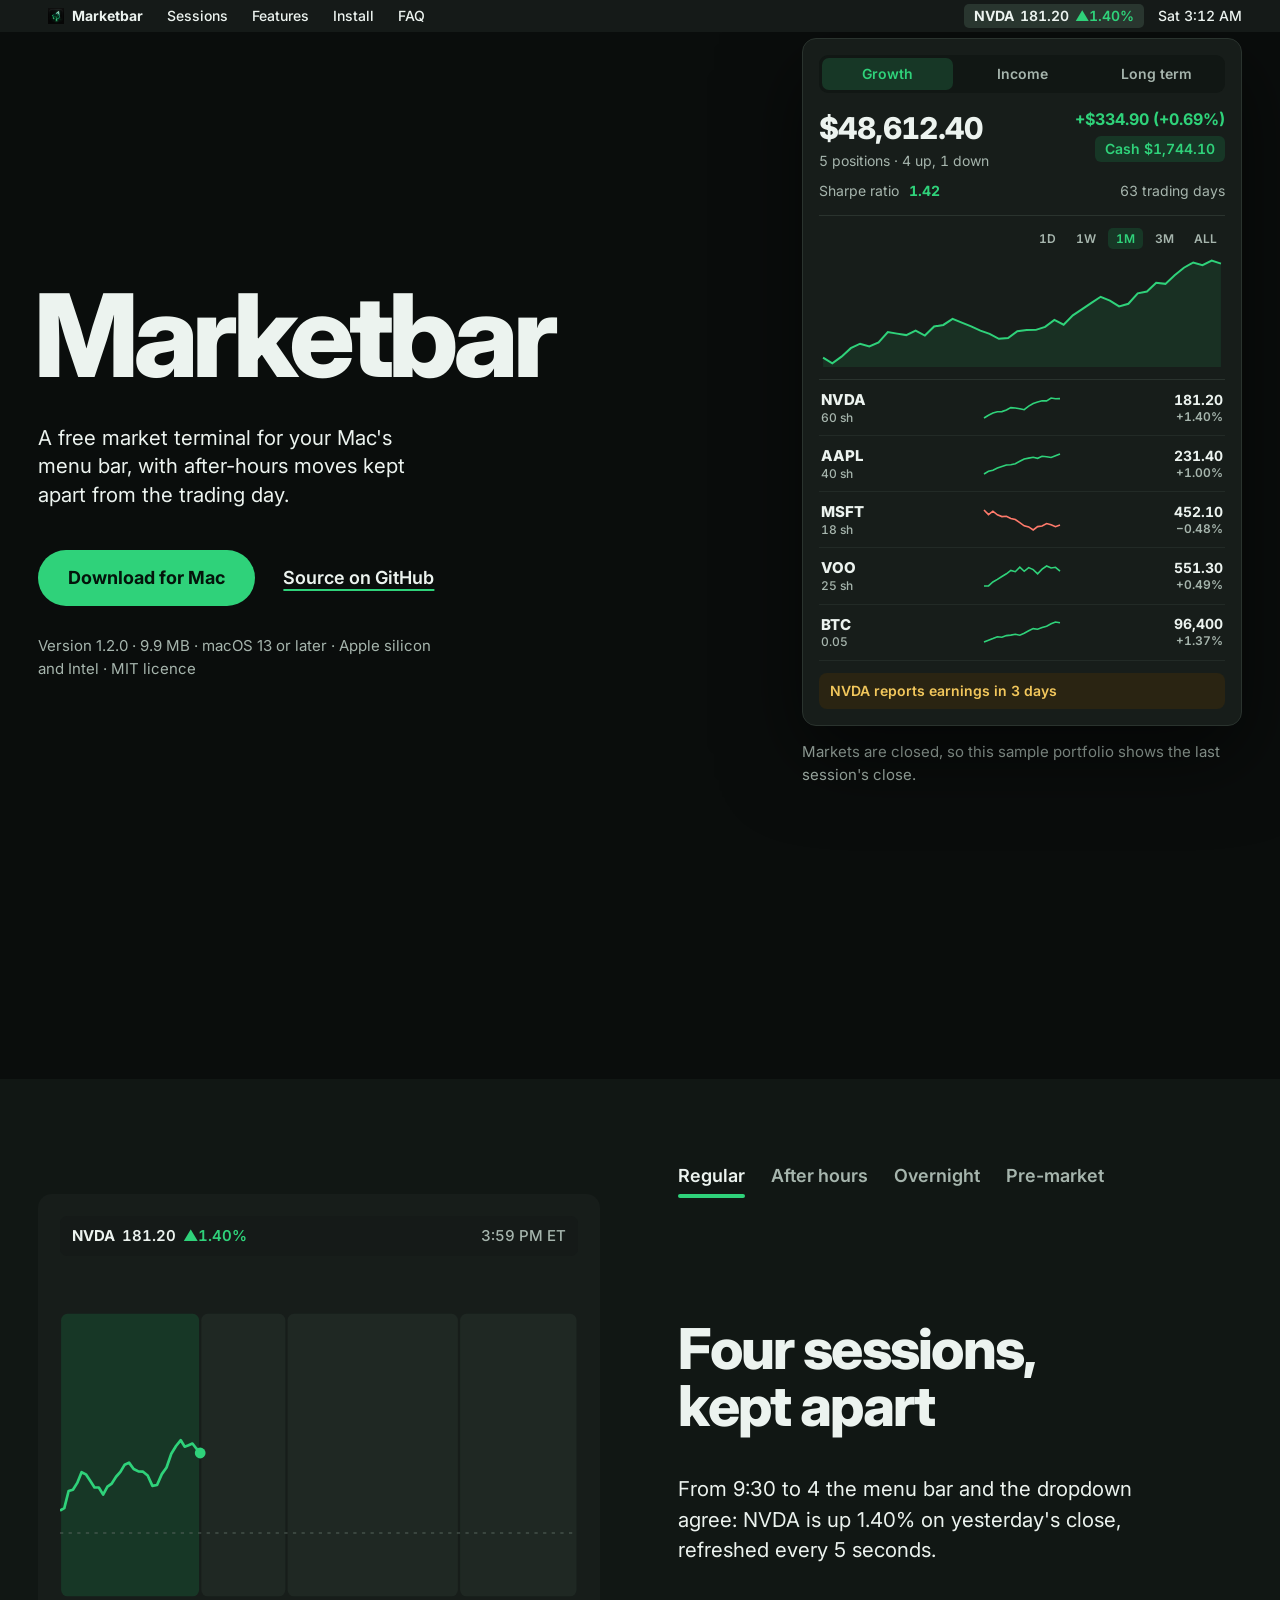
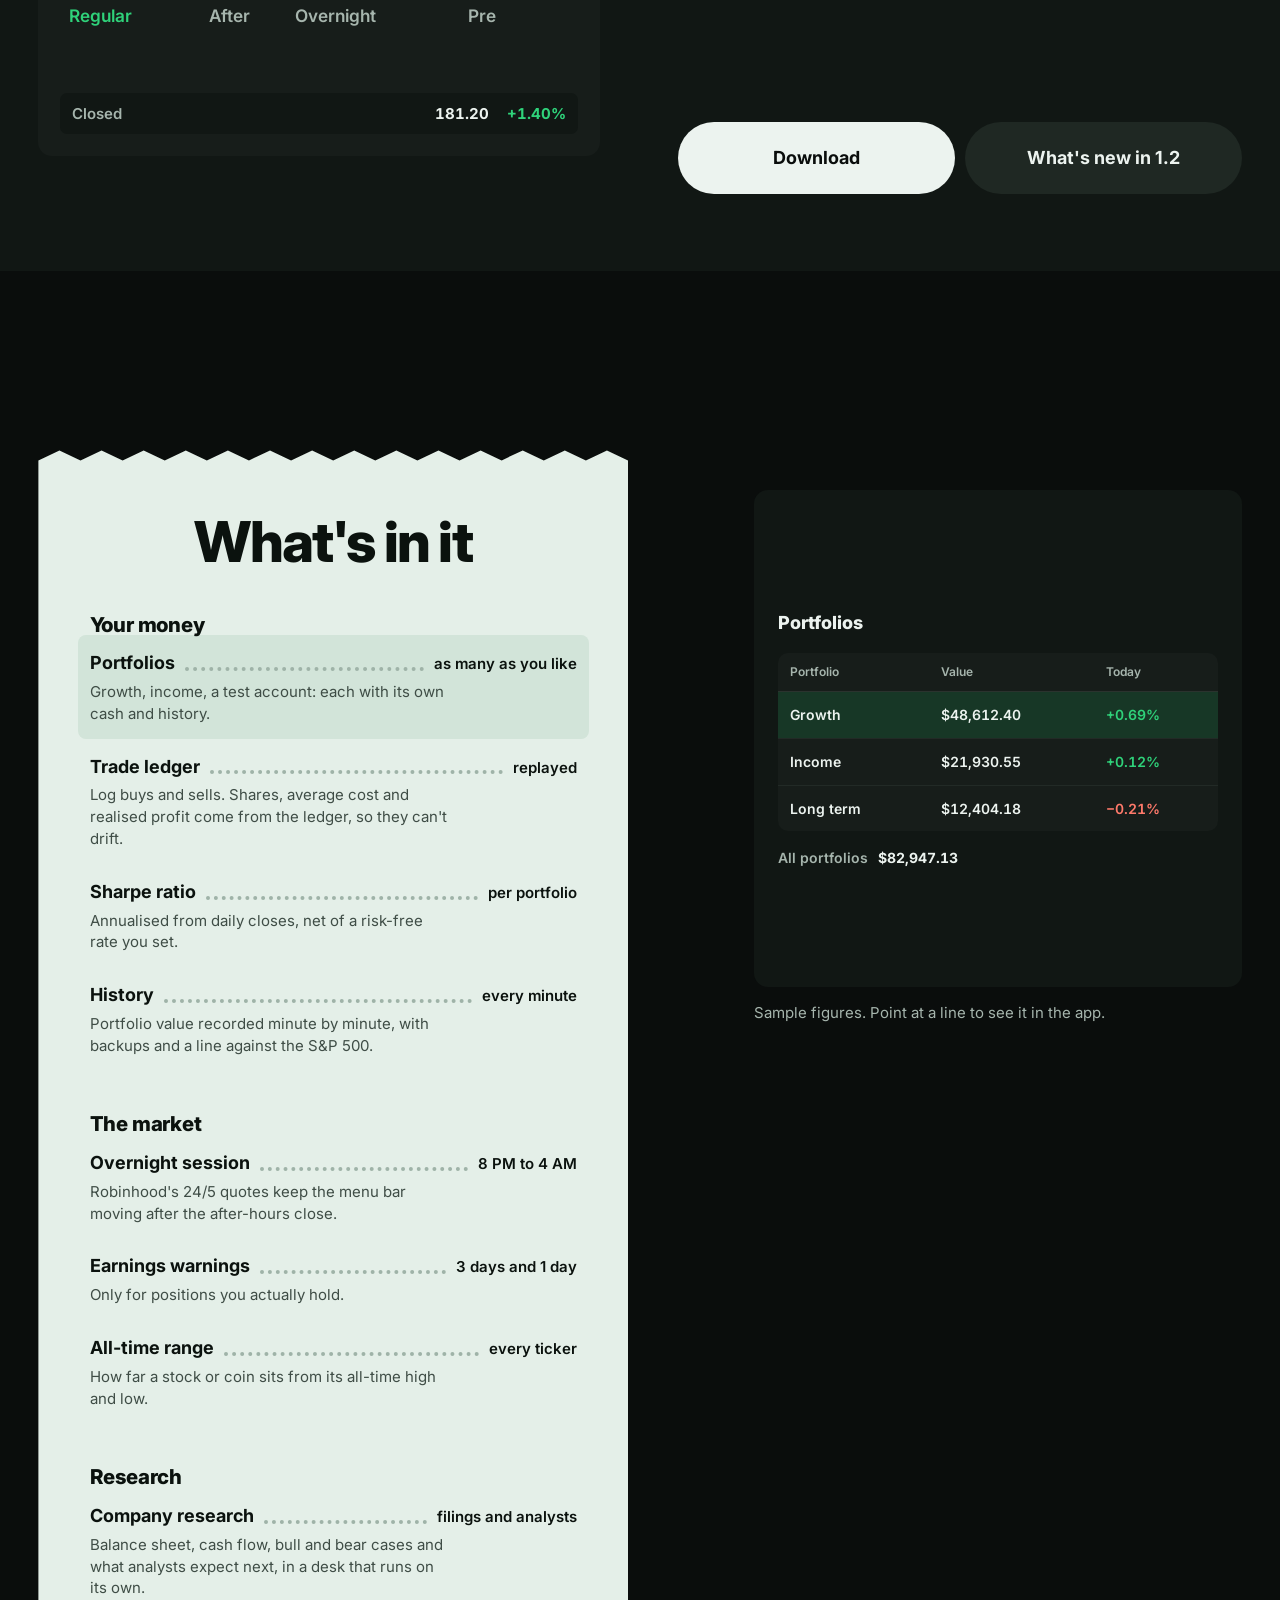
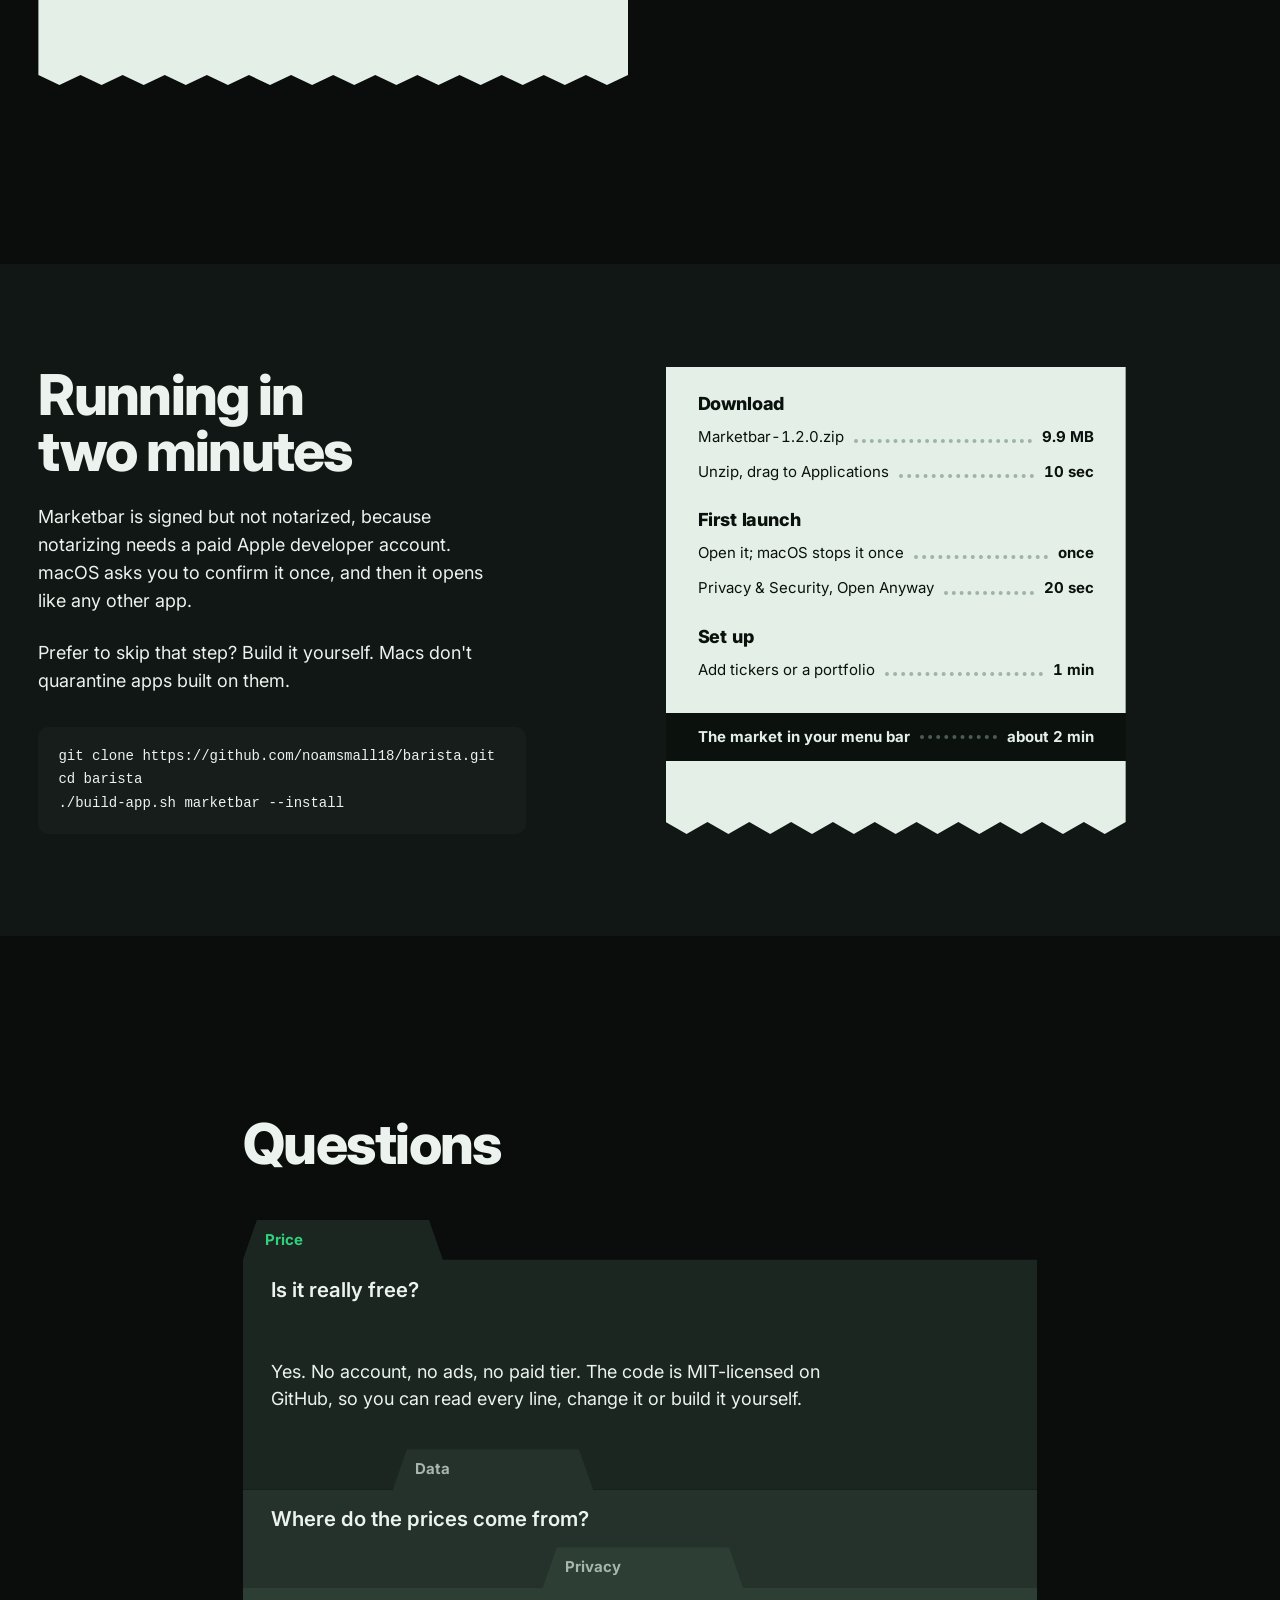
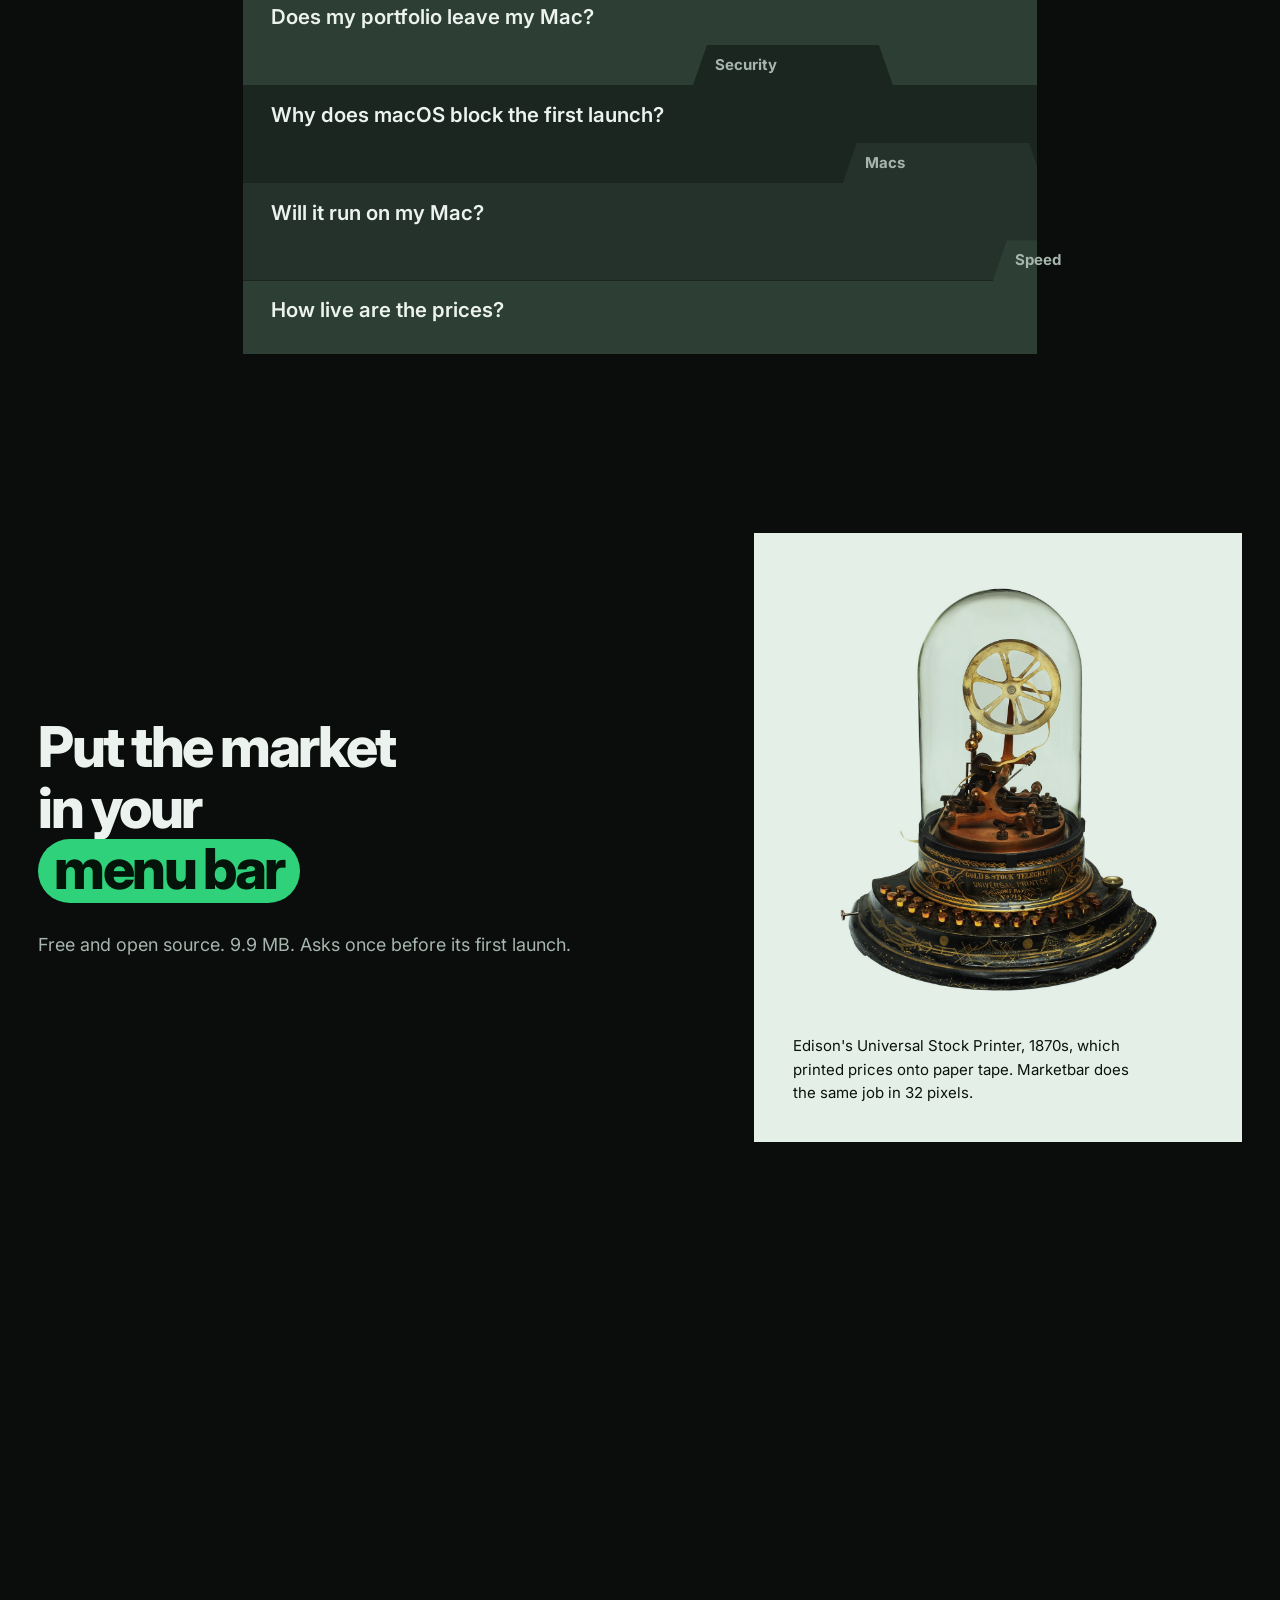
<file: docs/marketbar/index.html>
<!doctype html>
<html lang="en">
<head>
<meta charset="utf-8">
<meta name="viewport" content="width=device-width, initial-scale=1">
<title>Marketbar: the stock market in your Mac's menu bar</title>
<meta name="description" content="Marketbar is a free, open-source market terminal for the Mac menu bar: portfolios, a trade ledger, research, and pre-market, after-hours and overnight moves kept apart from the trading day.">
<meta property="og:title" content="Marketbar: the stock market in your Mac's menu bar">
<meta property="og:description" content="Free and open source. Portfolios, a trade ledger and research, with every session kept apart.">
<meta property="og:image" content="https://noamsmall18.github.io/barista/marketbar/icon.png">
<meta name="theme-color" content="#0a0d0c">
<link rel="icon" type="image/png" href="favicon.png">
<link rel="preconnect" href="https://fonts.googleapis.com">
<link rel="preconnect" href="https://fonts.gstatic.com" crossorigin>
<link rel="stylesheet" href="https://fonts.googleapis.com/css2?family=Inter:wght@400;500;600;800&display=swap">
<link rel="stylesheet" href="site.css">
<script>document.documentElement.classList.add('js')</script>
</head>
<body>

<header class="menubar" data-ui>
  <nav class="mb-menus" aria-label="Sections">
    <a class="mb-app" href="#top"><img src="favicon.png" alt="" width="16" height="16">Marketbar</a>
    <a href="#sessions">Sessions</a>
    <a href="#features">Features</a>
    <a href="#install">Install</a>
    <a href="#faq">FAQ</a>
  </nav>
  <div class="mb-status">
    <span class="mb-item" id="mbItem" aria-live="polite"><span class="mb-tag" id="mbTag" hidden>ON</span><span class="mb-sym">NVDA</span> <span id="mbPrice">181.20</span> <span class="up" id="mbChg">▲1.40%</span></span>
    <time class="mb-clock" id="mbClock"></time>
  </div>
</header>

<main id="top">

<section class="hero">
  <div class="hero-copy">
    <h1>Marketbar</h1>
    <p class="lede">A free market terminal for your Mac's menu bar, with after-hours moves kept apart from the trading day.</p>
    <div class="actions">
      <a class="btn" href="https://github.com/noamsmall18/barista/releases/download/v1.2.0/Marketbar-1.2.0.zip">Download for Mac</a>
      <a class="text-link" href="https://github.com/noamsmall18/barista">Source on GitHub</a>
    </div>
    <p class="meta">Version 1.2.0 · 9.9 MB · macOS 13 or later · Apple silicon and Intel · MIT licence</p>
  </div>

  <figure class="hero-drop">
    <div class="dd" data-ui aria-label="Marketbar's dropdown showing a sample portfolio">
      <div class="dd-tabs"><span class="on">Growth</span><span>Income</span><span>Long term</span></div>
      <div class="dd-total">
        <div>
          <div class="dd-value">$48,612.40</div>
          <div class="dd-sub">5 positions · 4 up, 1 down</div>
        </div>
        <div class="dd-right">
          <div class="up dd-day">+$334.90 (+0.69%)</div>
          <div class="dd-chip">Cash $1,744.10</div>
        </div>
      </div>
      <div class="dd-metrics"><span>Sharpe ratio <b class="up">1.42</b></span><span>63 trading days</span></div>
      <div class="dd-chart">
        <div class="dd-ranges"><span>1D</span><span>1W</span><span class="on">1M</span><span>3M</span><span>ALL</span></div>
        <svg viewBox="0 0 400 120" preserveAspectRatio="none" aria-hidden="true"><path class="area" id="heroArea"/><path class="line" id="heroLine"/></svg>
      </div>
      <ul class="dd-rows">
        <li class="dd-row" id="rowNVDA"><span class="sym">NVDA<small>60 sh</small></span><svg class="spark" viewBox="0 0 80 24" aria-hidden="true"><path data-spark="1.4"/></svg><span class="px">181.20<small class="up">+1.40%</small></span><span class="ext" id="nvdaExt" hidden></span></li>
        <li class="dd-row"><span class="sym">AAPL<small>40 sh</small></span><svg class="spark" viewBox="0 0 80 24" aria-hidden="true"><path data-spark="1.0"/></svg><span class="px">231.40<small class="up">+1.00%</small></span></li>
        <li class="dd-row"><span class="sym">MSFT<small>18 sh</small></span><svg class="spark" viewBox="0 0 80 24" aria-hidden="true"><path data-spark="-0.5"/></svg><span class="px">452.10<small class="down">−0.48%</small></span></li>
        <li class="dd-row"><span class="sym">VOO<small>25 sh</small></span><svg class="spark" viewBox="0 0 80 24" aria-hidden="true"><path data-spark="0.5"/></svg><span class="px">551.30<small class="up">+0.49%</small></span></li>
        <li class="dd-row"><span class="sym">BTC<small>0.05</small></span><svg class="spark" viewBox="0 0 80 24" aria-hidden="true"><path data-spark="1.4"/></svg><span class="px">96,400<small class="up">+1.37%</small></span></li>
      </ul>
      <div class="dd-note">NVDA reports earnings in 3 days</div>
    </div>
    <figcaption id="heroCaption">A sample portfolio, shown the way Marketbar shows it during regular trading.</figcaption>
  </figure>
</section>

<section class="sessions" id="sessions">
  <div class="plate" data-ui aria-label="NVDA's trading day across four sessions">
    <div class="plate-bar"><span class="mb-tag" id="plateTag" hidden>ON</span><span class="mb-sym">NVDA</span> <span id="platePrice">181.20</span> <span class="up" id="plateChg">▲1.40%</span><span class="plate-time" id="plateTime">3:59 PM ET</span></div>
    <svg class="day" viewBox="0 0 480 300" aria-hidden="true">
      <g id="bands"></g>
      <line class="base" id="baseLine" x1="0" x2="480"/>
      <path class="day-line" id="dayLine"/>
      <path class="day-ext" id="dayExt"/>
      <circle class="now" id="nowDot" r="5"/>
      <g id="bandLabels"></g>
    </svg>
    <div class="plate-read">
      <div><span>Closed</span><b>181.20</b><b class="up">+1.40%</b></div>
      <div id="plateExt" hidden><span id="plateExtName">After hours</span><b id="plateExtPrice">182.95</b><b class="up" id="plateExtChg">+0.97%</b></div>
    </div>
  </div>

  <div class="sessions-copy">
    <div class="tabs" role="tablist" aria-label="Trading session">
      <button role="tab" id="tab-reg" data-s="reg" aria-selected="true">Regular</button>
      <button role="tab" id="tab-ah" data-s="ah" aria-selected="false" tabindex="-1">After hours</button>
      <button role="tab" id="tab-on" data-s="on" aria-selected="false" tabindex="-1">Overnight</button>
      <button role="tab" id="tab-pre" data-s="pre" aria-selected="false" tabindex="-1">Pre-market</button>
    </div>
    <div class="sessions-text">
      <h2>Four sessions, kept apart</h2>
      <p class="session-desc" id="sessionDesc" role="tabpanel" aria-labelledby="tab-reg">From 9:30 to 4 the menu bar and the dropdown agree: NVDA is up 1.40% on yesterday's close, refreshed every 5 seconds.</p>
    </div>
    <div class="cells">
      <a class="cell ink" href="https://github.com/noamsmall18/barista/releases/download/v1.2.0/Marketbar-1.2.0.zip">Download</a>
      <a class="cell" href="https://github.com/noamsmall18/barista/releases/tag/v1.2.0">What's new in 1.2</a>
    </div>
  </div>
</section>

<section class="features" id="features">
  <div class="sheet">
    <h2>What's in it</h2>
    <div class="group">
      <h3>Your money</h3>
      <ul>
        <li><button class="item" data-p="portfolios"><span class="name">Portfolios</span><span class="val">as many as you like</span><span class="desc">Growth, income, a test account: each with its own cash and history.</span></button></li>
        <li><button class="item" data-p="ledger"><span class="name">Trade ledger</span><span class="val">replayed</span><span class="desc">Log buys and sells. Shares, average cost and realised profit come from the ledger, so they can't drift.</span></button></li>
        <li><button class="item" data-p="sharpe"><span class="name">Sharpe ratio</span><span class="val">per portfolio</span><span class="desc">Annualised from daily closes, net of a risk-free rate you set.</span></button></li>
        <li><button class="item" data-p="history"><span class="name">History</span><span class="val">every minute</span><span class="desc">Portfolio value recorded minute by minute, with backups and a line against the S&amp;P 500.</span></button></li>
      </ul>
    </div>
    <div class="group">
      <h3>The market</h3>
      <ul>
        <li><button class="item" data-p="overnight"><span class="name">Overnight session</span><span class="val">8 PM to 4 AM</span><span class="desc">Robinhood's 24/5 quotes keep the menu bar moving after the after-hours close.</span></button></li>
        <li><button class="item" data-p="earnings"><span class="name">Earnings warnings</span><span class="val">3 days and 1 day</span><span class="desc">Only for positions you actually hold.</span></button></li>
        <li><button class="item" data-p="alltime"><span class="name">All-time range</span><span class="val">every ticker</span><span class="desc">How far a stock or coin sits from its all-time high and low.</span></button></li>
      </ul>
    </div>
    <div class="group">
      <h3>Research</h3>
      <ul>
        <li><button class="item" data-p="research"><span class="name">Company research</span><span class="val">filings and analysts</span><span class="desc">Balance sheet, cash flow, bull and bear cases and what analysts expect next, in a desk that runs on its own.</span></button></li>
      </ul>
    </div>
  </div>

  <figure class="preview">
    <div class="frame" id="frame">
      <div class="pv on" data-ui data-pv="portfolios">
        <div class="pv-title">Portfolios</div>
        <table class="pv-table">
          <tr><th>Portfolio</th><th>Value</th><th>Today</th></tr>
          <tr class="sel"><td>Growth</td><td>$48,612.40</td><td class="up">+0.69%</td></tr>
          <tr><td>Income</td><td>$21,930.55</td><td class="up">+0.12%</td></tr>
          <tr><td>Long term</td><td>$12,404.18</td><td class="down">−0.21%</td></tr>
        </table>
        <div class="pv-foot">All portfolios <b>$82,947.13</b></div>
      </div>
      <div class="pv" data-ui data-pv="ledger">
        <div class="pv-title">NVDA ledger</div>
        <table class="pv-table">
          <tr><th>Date</th><th>Trade</th><th>Price</th></tr>
          <tr><td>Mar 3</td><td>Buy 40</td><td>$120.50</td></tr>
          <tr><td>Jun 12</td><td>Buy 30</td><td>$141.20</td></tr>
          <tr><td>Oct 2</td><td>Sell 10</td><td>$176.00</td></tr>
        </table>
        <div class="pv-stats">
          <div><span>Shares</span><b>60</b></div>
          <div><span>Average cost</span><b>$129.37</b></div>
          <div><span>Realised</span><b class="up">+$466.29</b></div>
          <div><span>Unrealised</span><b class="up">+$3,109.71</b></div>
        </div>
      </div>
      <div class="pv" data-ui data-pv="sharpe">
        <div class="pv-title">Sharpe ratio by portfolio <small>risk-free 4.00%</small></div>
        <table class="pv-table">
          <tr><th>Portfolio</th><th>Sharpe</th><th>Return</th><th>Volatility</th></tr>
          <tr class="sel"><td>Growth</td><td class="up">1.42</td><td>34.2%</td><td>21.3%</td></tr>
          <tr><td>Income</td><td class="up">0.88</td><td>11.8%</td><td>8.9%</td></tr>
          <tr><td>Long term</td><td class="up">1.05</td><td>19.4%</td><td>14.7%</td></tr>
        </table>
        <div class="pv-foot">Annualised over 252 trading days</div>
      </div>
      <div class="pv" data-ui data-pv="history">
        <div class="pv-title">Growth, last 3 months <small>vs SPY</small></div>
        <svg class="pv-chart" viewBox="0 0 360 170" aria-hidden="true"><path class="spy" id="histSpy"/><path class="line" id="histLine"/></svg>
        <div class="pv-stats two"><div><span>Growth</span><b class="up">+9.8%</b></div><div><span>SPY</span><b class="up">+4.1%</b></div></div>
      </div>
      <div class="pv" data-ui data-pv="overnight">
        <div class="pv-title">Overnight, 1:00 AM ET</div>
        <div class="pv-bar"><span class="mb-tag">ON</span><span class="mb-sym">NVDA</span> 182.10 <span class="up">▲0.50%</span></div>
        <div class="pv-stats">
          <div><span>Closed</span><b>181.20</b></div>
          <div><span>After hours</span><b>182.95</b></div>
          <div><span>Overnight</span><b class="up">182.10</b></div>
          <div><span>Next</span><b>Pre-market 4 AM</b></div>
        </div>
      </div>
      <div class="pv" data-ui data-pv="earnings">
        <div class="pv-title">Earnings</div>
        <div class="pv-alert"><b>NVDA reports in 3 days</b><span>Wednesday after the close · you hold 60 shares</span></div>
        <div class="pv-alert dim"><b>MSFT reports in 12 days</b><span>Next warning 3 days before</span></div>
      </div>
      <div class="pv" data-ui data-pv="alltime">
        <div class="pv-title">NVDA all-time range</div>
        <div class="range"><span class="fill"></span><span class="mark"></span></div>
        <div class="pv-stats two"><div><span>Off the high</span><b class="down">−4.83%</b></div><div><span>Off the low</span><b class="up">+37,650%</b></div></div>
        <div class="pv-foot">Split-adjusted · low 0.48 · high 190.40</div>
      </div>
      <div class="pv" data-ui data-pv="research">
        <div class="pv-title">NVDA research</div>
        <div class="pv-two">
          <div><b class="up">Bull case</b><span>Data-centre demand still outruns supply.</span></div>
          <div><b class="down">Bear case</b><span>Margins at a peak; customers build their own chips.</span></div>
        </div>
        <div class="pv-stats"><div><span>Earnings yield</span><b>2.1%</b></div><div><span>Next report</span><b>3 days</b></div></div>
      </div>
    </div>
    <figcaption>Sample figures. Point at a line to see it in the app.</figcaption>
  </figure>
</section>

<section class="install" id="install">
  <div class="install-copy">
    <h2>Running in two minutes</h2>
    <p>Marketbar is signed but not notarized, because notarizing needs a paid Apple developer account. macOS asks you to confirm it once, and then it opens like any other app.</p>
    <p>Prefer to skip that step? Build it yourself. Macs don't quarantine apps built on them.</p>
<pre><code>git clone https://github.com/noamsmall18/barista.git
cd barista
./build-app.sh marketbar --install</code></pre>
  </div>
  <div class="slip">
    <h3>Download</h3>
    <ul>
      <li><span>Marketbar-1.2.0.zip</span><b>9.9 MB</b></li>
      <li><span>Unzip, drag to Applications</span><b>10 sec</b></li>
    </ul>
    <h3>First launch</h3>
    <ul>
      <li><span>Open it; macOS stops it once</span><b>once</b></li>
      <li><span>Privacy &amp; Security, Open Anyway</span><b>20 sec</b></li>
    </ul>
    <h3>Set up</h3>
    <ul>
      <li><span>Add tickers or a portfolio</span><b>1 min</b></li>
    </ul>
    <p class="total"><span>The market in your menu bar</span><b>about 2 min</b></p>
  </div>
</section>

<section class="faq" id="faq">
  <h2>Questions</h2>
  <div class="cards">
    <details class="card" open><summary><span class="tab">Price</span><span class="q">Is it really free?</span></summary><p>Yes. No account, no ads, no paid tier. The code is MIT-licensed on GitHub, so you can read every line, change it or build it yourself.</p></details>
    <details class="card"><summary><span class="tab">Data</span><span class="q">Where do the prices come from?</span></summary><p>Free public sources: Yahoo Finance for stock quotes and charts, Robinhood's public 24/5 quotes for the overnight session, CoinGecko and Kraken for crypto, and SEC filings for research. There are no API keys to set up.</p></details>
    <details class="card"><summary><span class="tab">Privacy</span><span class="q">Does my portfolio leave my Mac?</span></summary><p>No. Marketbar has no account, no server of its own and no tracking. Portfolios, trades and history stay in files on your Mac; it only goes online to fetch market data.</p></details>
    <details class="card"><summary><span class="tab">Security</span><span class="q">Why does macOS block the first launch?</span></summary><p>Apple only waves through apps notarized with a paid developer account. Open Marketbar once, then choose Open Anyway in System Settings, Privacy &amp; Security. Building from source skips the prompt.</p></details>
    <details class="card"><summary><span class="tab">Macs</span><span class="q">Will it run on my Mac?</span></summary><p>On any Mac with macOS 13 Ventura or later, Apple silicon or Intel. The download is a single 9.9 MB app.</p></details>
    <details class="card"><summary><span class="tab">Speed</span><span class="q">How live are the prices?</span></summary><p>Stocks refresh every 5 seconds while the market is open, or every 2 in Ultra-fast mode, and crypto streams around the clock. Free feeds can trail the exchanges, so treat it as a watcher, not a trading screen.</p></details>
  </div>
</section>

<section class="get" id="get">
  <div class="get-copy">
    <h2>Put the market in your <a class="word-btn" href="https://github.com/noamsmall18/barista/releases/download/v1.2.0/Marketbar-1.2.0.zip" aria-label="Download Marketbar for your menu bar">menu bar</a></h2>
    <p>Free and open source. 9.9 MB. Asks once before its first launch.</p>
  </div>
  <figure class="ticker">
    <img src="edison-ticker.jpg" width="1131" height="1400" loading="lazy" decoding="async" alt="A brass and copper stock ticker under a glass dome, printing onto a paper tape, on a black base painted in gold with lettered keys.">
    <figcaption>Edison's Universal Stock Printer, 1870s, which printed prices onto paper tape. Marketbar does the same job in 32 pixels.</figcaption>
  </figure>
</section>

</main>

<footer class="foot">
  <div class="foot-cols">
    <div><b>Get it</b><a href="https://github.com/noamsmall18/barista/releases/download/v1.2.0/Marketbar-1.2.0.zip">Download 1.2.0</a><a href="https://github.com/noamsmall18/barista/releases">All releases</a><a href="#install">Install guide</a></div>
    <div><b>Source</b><a href="https://github.com/noamsmall18/barista">GitHub</a><a href="https://github.com/noamsmall18/barista/blob/main/LICENSE">MIT licence</a><a href="https://github.com/noamsmall18/barista/issues">Report a bug</a></div>
    <div><b>Data</b><span>Yahoo Finance</span><span>Robinhood 24/5 quotes</span><span>CoinGecko, Kraken, SEC</span></div>
    <div><b>Made by</b><span>Noam Small</span><a href="https://substack.com/@nextgeninvest">Next Gen Investor</a><a href="../">Barista, the widget platform</a></div>
  </div>
  <svg class="wordmark" viewBox="0 0 1000 150" role="img" aria-label="Marketbar"><text x="500" y="128" text-anchor="middle" textLength="992" lengthAdjust="spacingAndGlyphs">MARKETBAR</text></svg>
  <p class="legal">Not investment advice. Market data comes from third parties and may be delayed. © 2026 Noam Small, MIT licence. Stock ticker photograph by Jaclyn Nash, Smithsonian National Museum of American History, public domain, <a href="https://commons.wikimedia.org/wiki/File:Thomas_Edison_stock_ticker_NMAH-JN2014-3625.jpg">via Wikimedia Commons</a>.</p>
</footer>

<script src="site.js"></script>
</body>
</html>
</file>
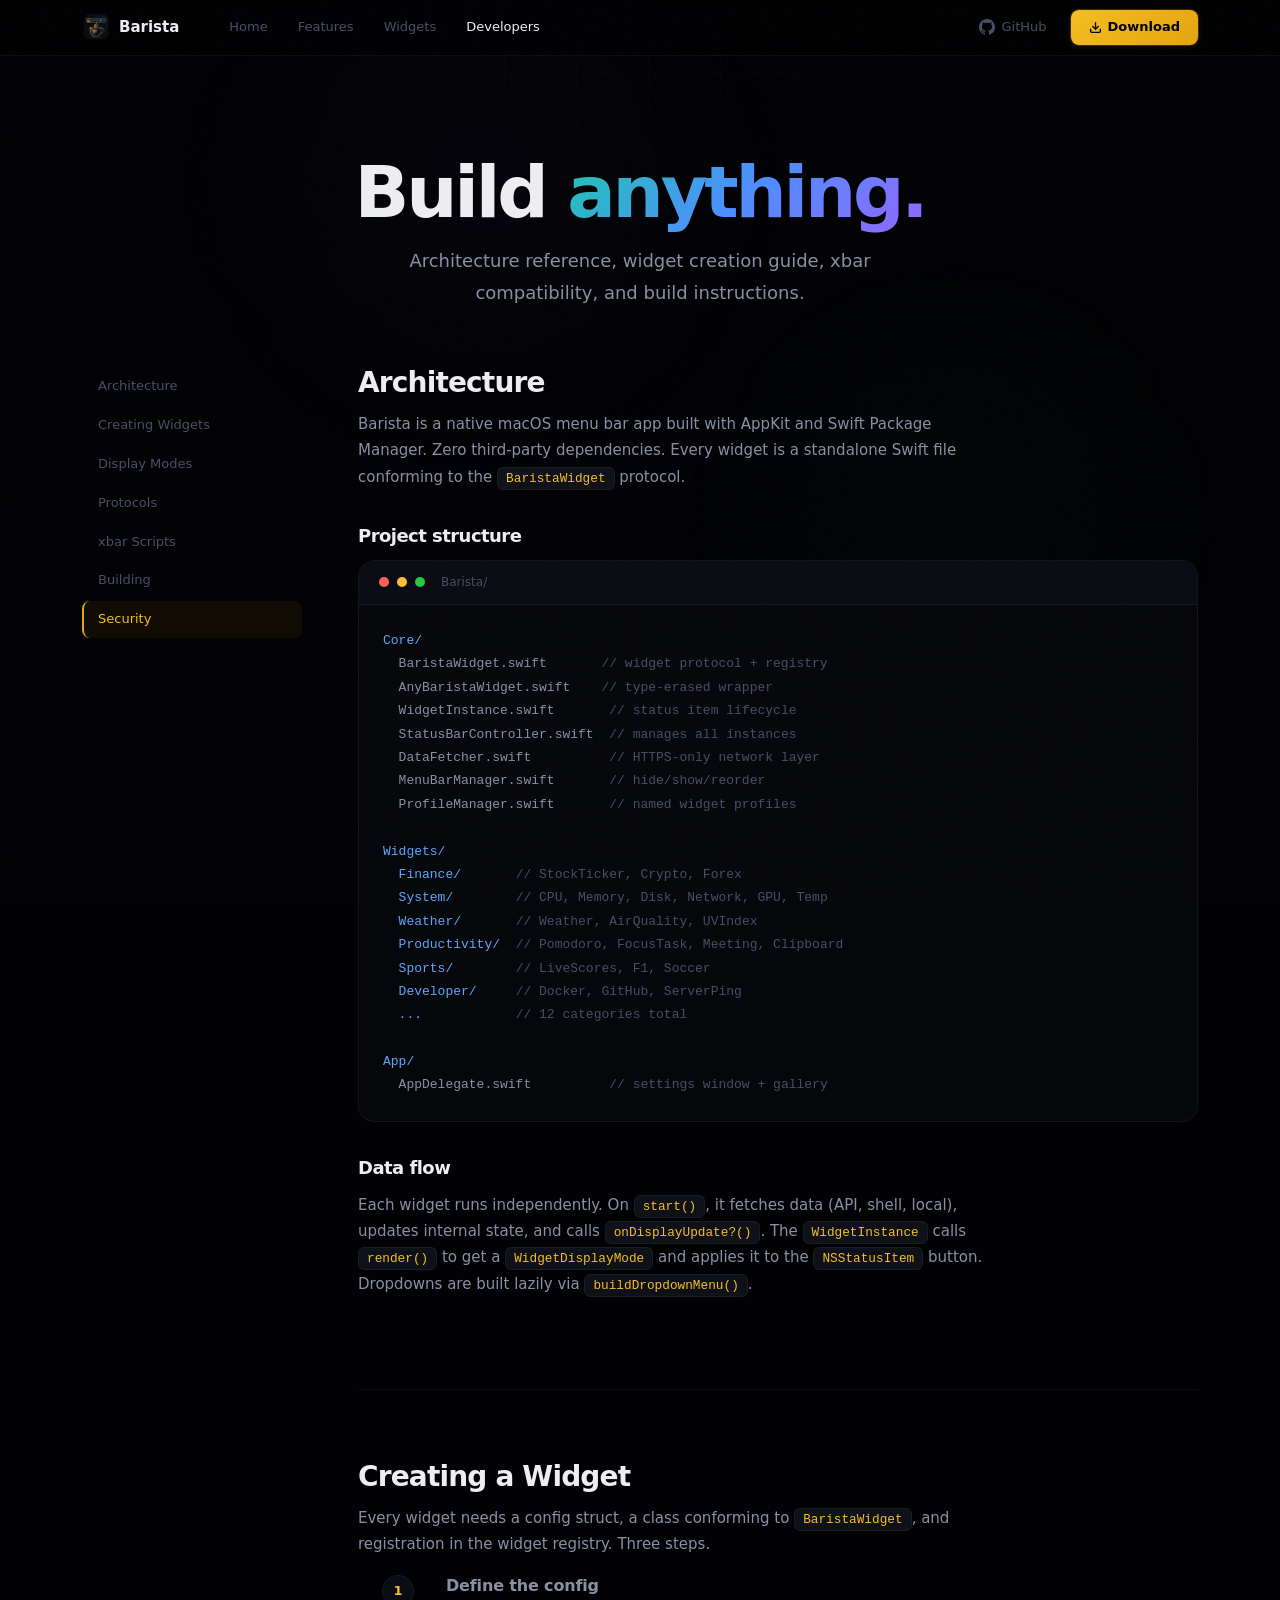
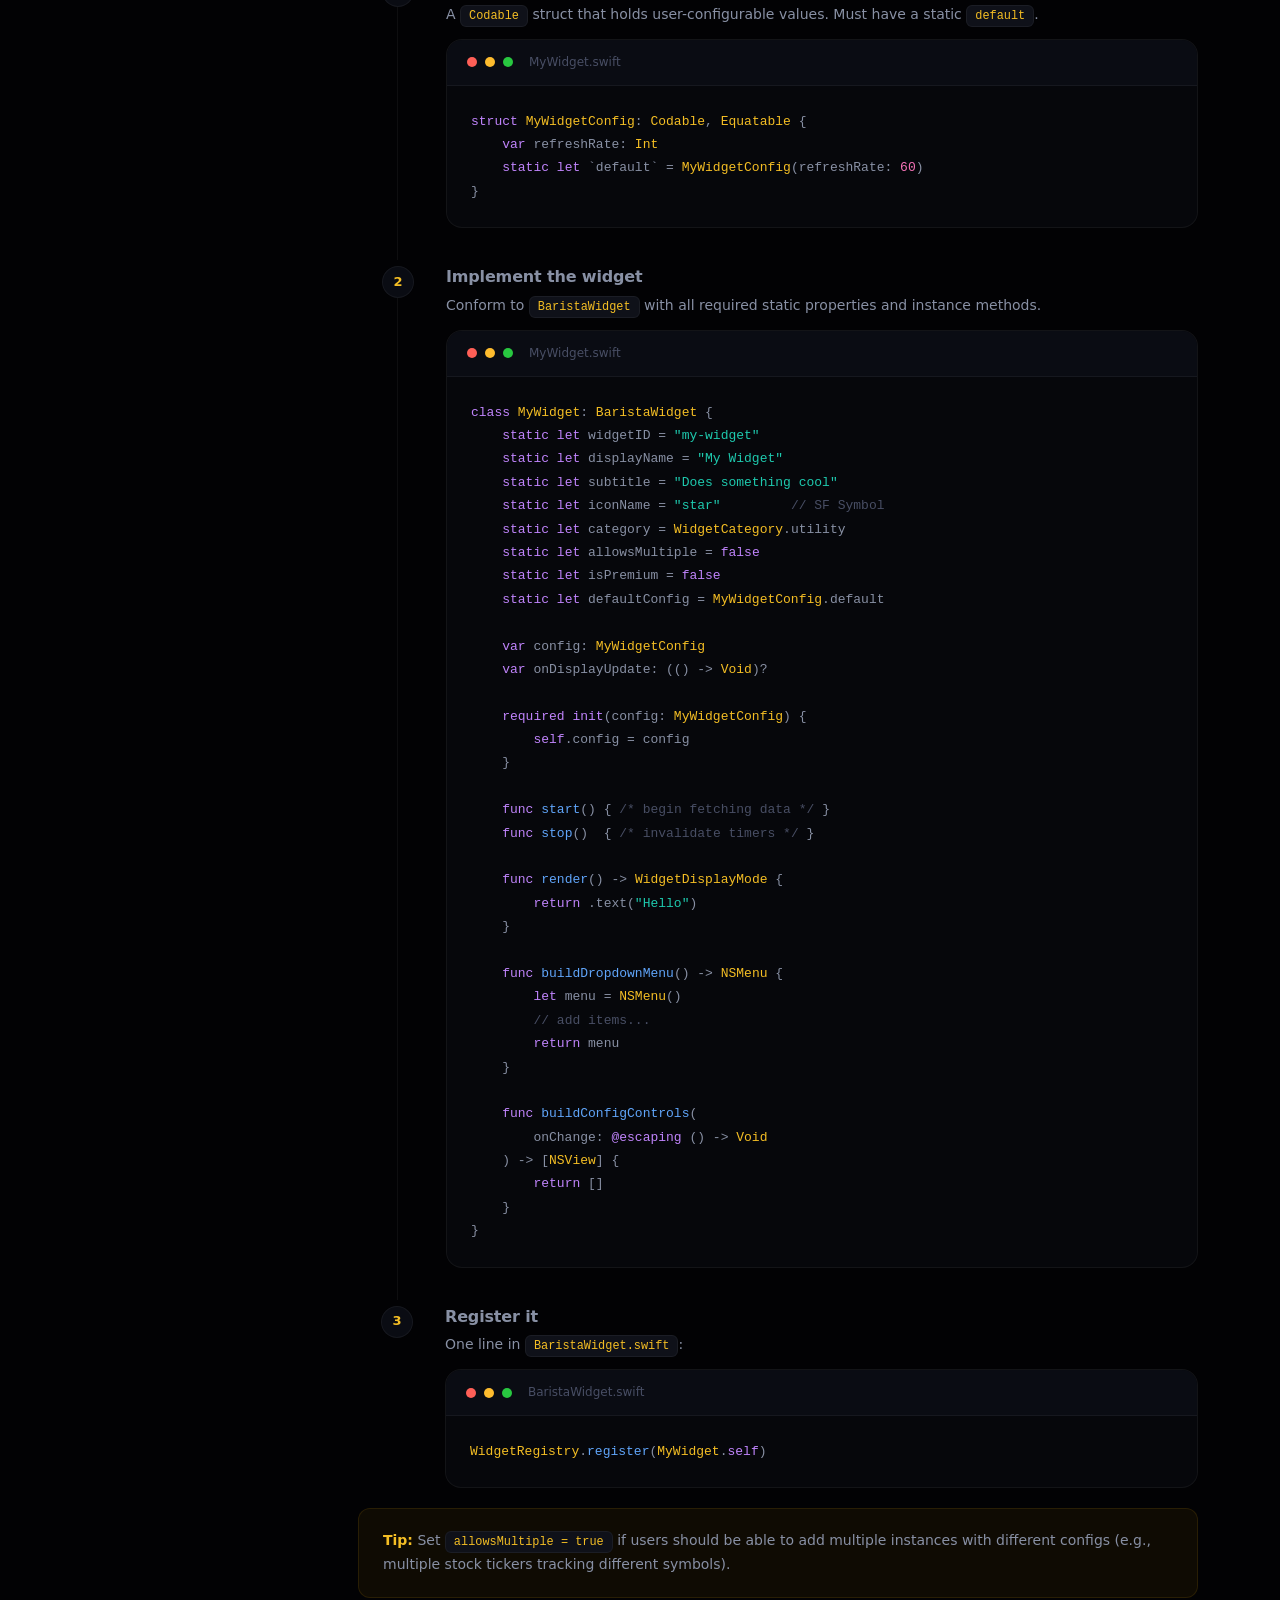
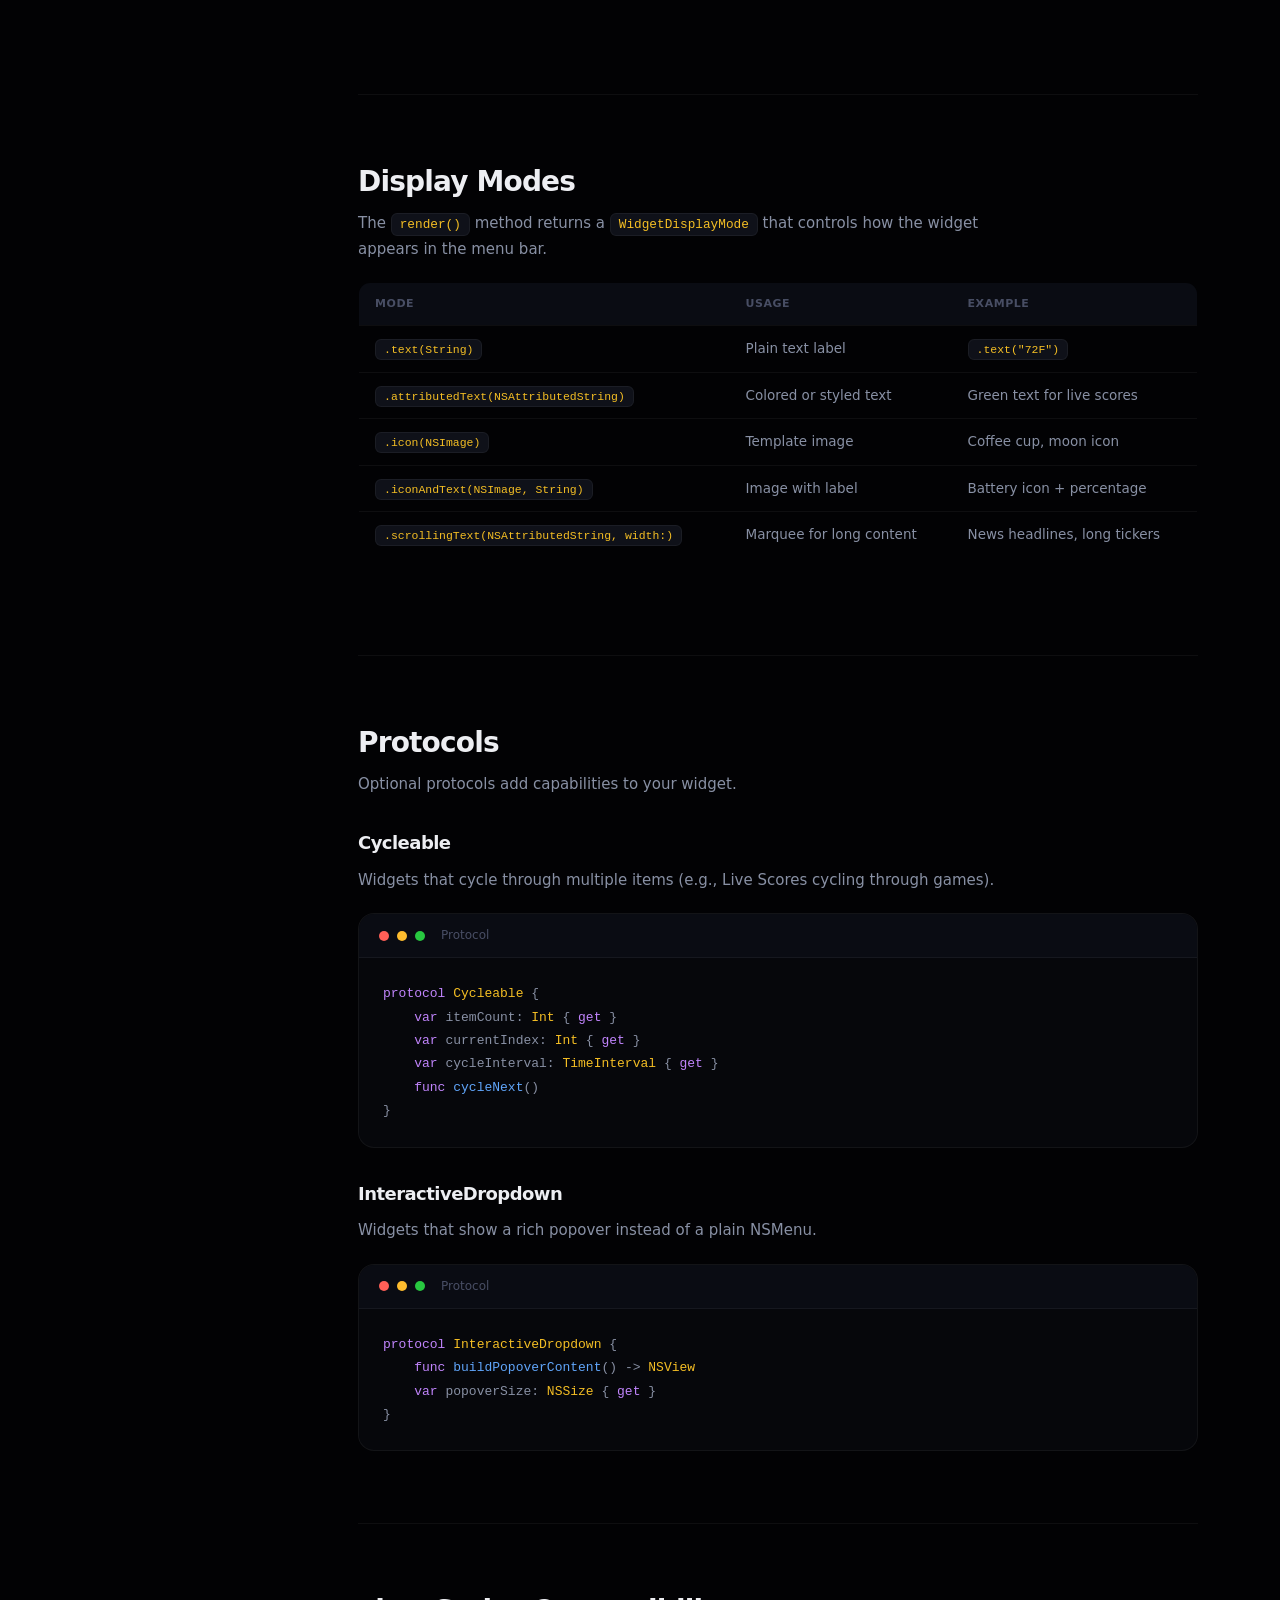
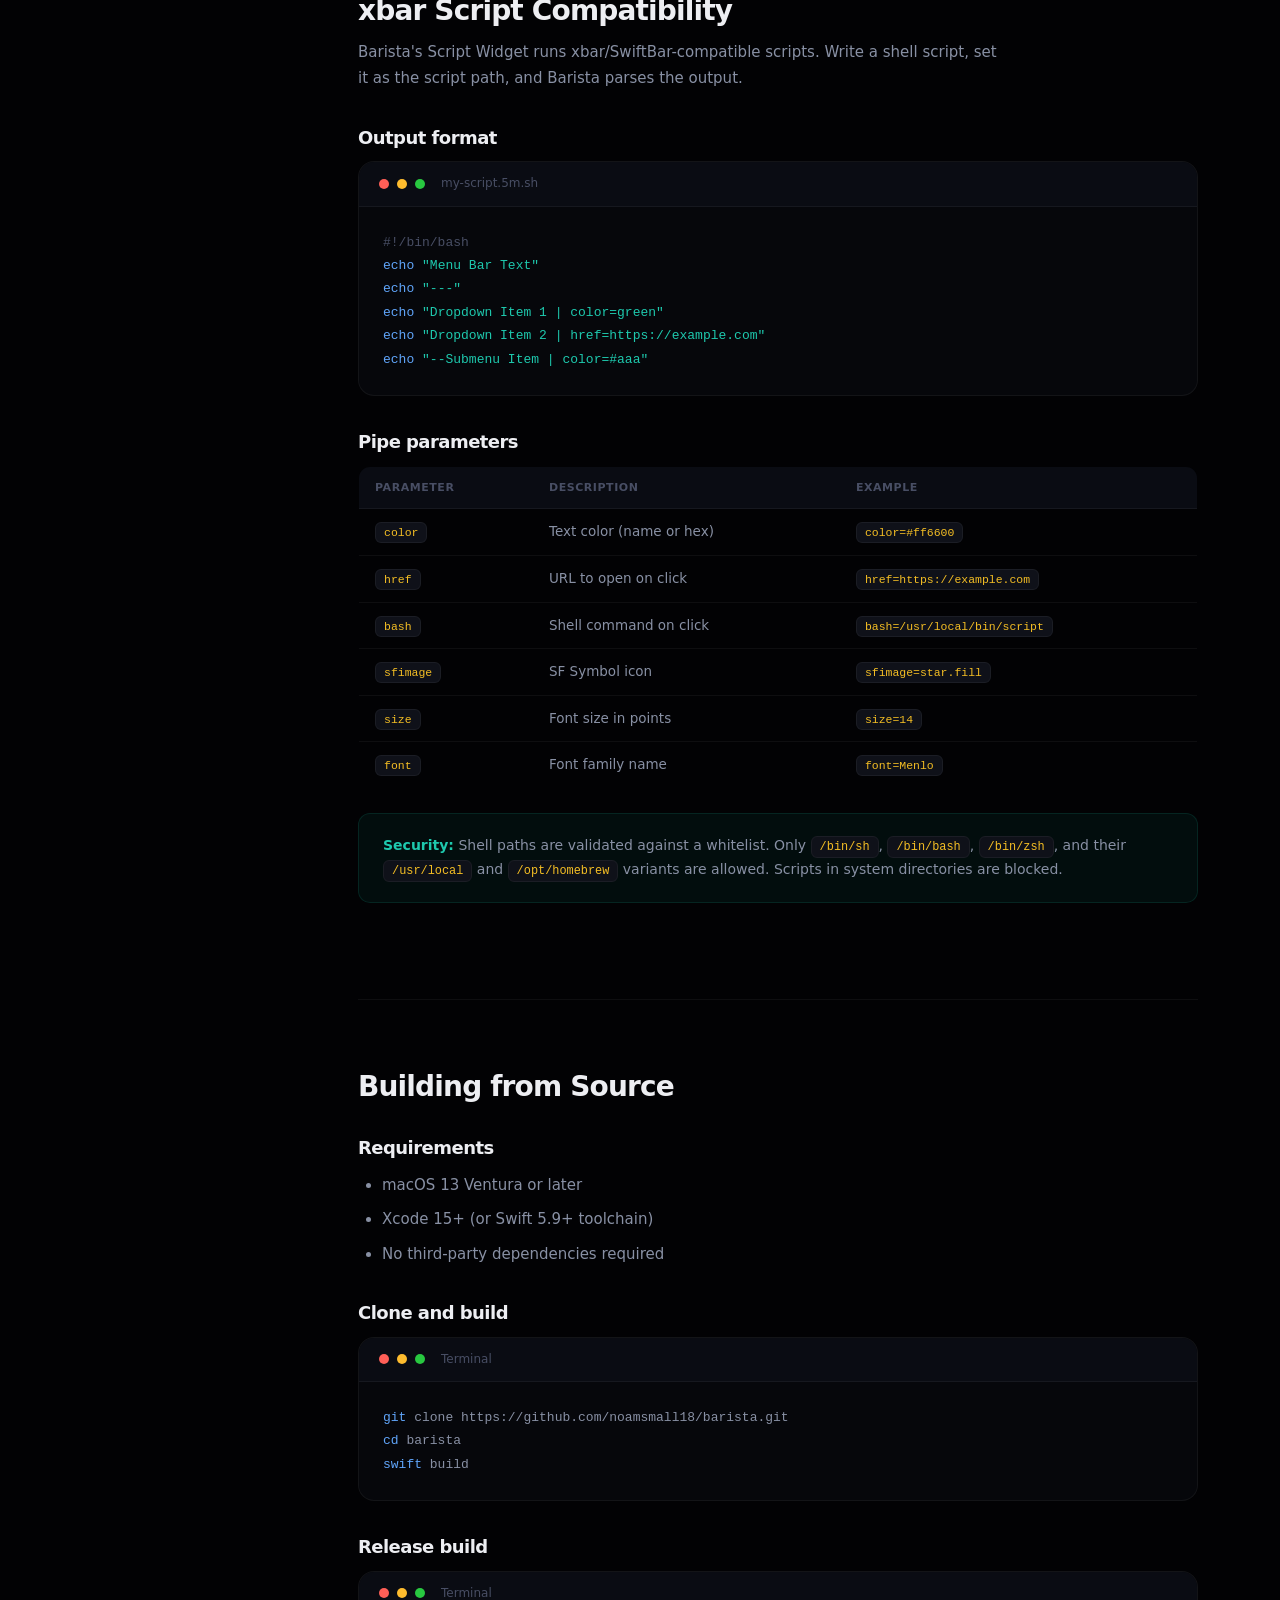
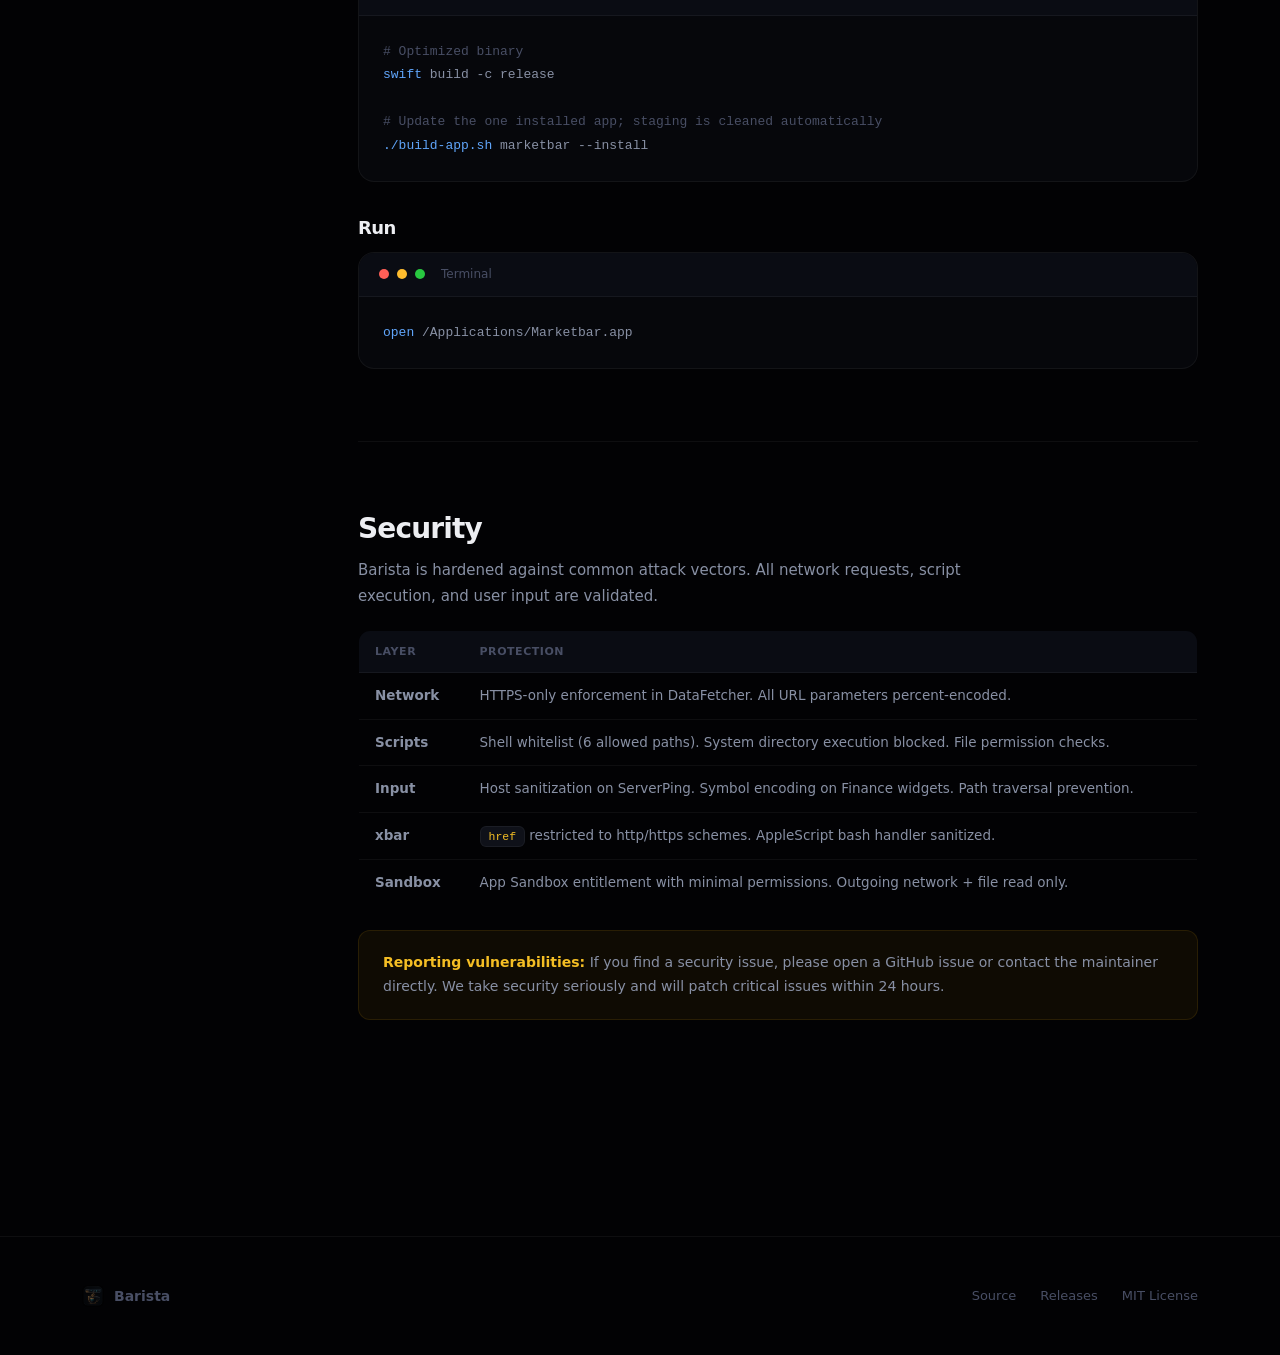
<file: docs/developers.html>
<!DOCTYPE html>
<html lang="en">
<head>
<meta charset="UTF-8">
<meta name="viewport" content="width=device-width, initial-scale=1.0">
<title>Developers - Barista</title>
<link rel="icon" type="image/png" href="icon.png">
<link rel="stylesheet" href="style.css">
<style>
/* ==============================
   Developers - Hero
   ============================== */
.d-hero {
  position: relative;
  padding: calc(var(--nav-h) + 100px) 0 60px;
  text-align: center;
  overflow: hidden;
}
.d-hero .t-display { margin-bottom: 16px; }
.d-hero .t-body-lg { max-width: 500px; margin: 0 auto; }

/* ==============================
   Developers - Layout
   ============================== */
.doc-layout {
  display: grid;
  grid-template-columns: 220px 1fr;
  gap: 56px;
  align-items: start;
}

.doc-sidebar {
  position: sticky;
  top: calc(var(--nav-h) + 32px);
}
.doc-sidebar ul {
  list-style: none;
  display: flex;
  flex-direction: column;
  gap: 2px;
}
.doc-sidebar a {
  display: block;
  padding: 8px 14px;
  font-size: 13px;
  font-weight: 500;
  color: var(--text3);
  border-radius: 8px;
  transition: color .2s, background .2s;
  border-left: 2px solid transparent;
}
.doc-sidebar a:hover {
  color: var(--text2);
  background: rgba(255,255,255,.03);
}
.doc-sidebar a.active {
  color: var(--amber-b);
  background: var(--amber-dim);
  border-left-color: var(--amber);
}

.doc-content { min-width: 0; }

/* ==============================
   Developers - Sections
   ============================== */
.doc-section {
  padding-bottom: 72px;
  margin-bottom: 72px;
  border-bottom: 1px solid var(--border);
}
.doc-section:last-child { border-bottom: none; margin-bottom: 0; }

.doc-section h2 {
  font-size: 28px;
  font-weight: 750;
  letter-spacing: -.03em;
  margin-bottom: 12px;
}
.doc-section h3 {
  font-size: 18px;
  font-weight: 650;
  margin: 36px 0 14px;
  color: var(--text);
}
.doc-section > p {
  font-size: 15px;
  line-height: 1.75;
  color: var(--text2);
  margin-bottom: 20px;
  max-width: 640px;
}
.doc-section ul, .doc-section ol {
  margin: 0 0 20px 0;
  padding-left: 24px;
}
.doc-section li {
  font-size: 15px;
  line-height: 1.75;
  color: var(--text2);
  margin-bottom: 8px;
}

/* ==============================
   Developers - Table
   ============================== */
.doc-table {
  width: 100%;
  border-collapse: collapse;
  margin-bottom: 24px;
  font-size: 13.5px;
  border: 1px solid var(--border);
  border-radius: var(--r);
  overflow: hidden;
}
.doc-table th {
  text-align: left;
  padding: 12px 16px;
  font-weight: 650;
  font-size: 11px;
  text-transform: uppercase;
  letter-spacing: .05em;
  color: var(--text3);
  background: var(--surface);
  border-bottom: 1px solid var(--border);
}
.doc-table td {
  padding: 12px 16px;
  color: var(--text2);
  border-bottom: 1px solid var(--border);
  vertical-align: top;
}
.doc-table tr:last-child td { border-bottom: none; }
.doc-table code { font-size: .85em; }

/* ==============================
   Developers - Callout
   ============================== */
.callout {
  padding: 20px 24px;
  border-radius: var(--r);
  border: 1px solid rgba(229,164,15,.12);
  background: var(--amber-dim);
  margin-bottom: 24px;
  font-size: 14px;
  line-height: 1.7;
  color: var(--text2);
}
.callout strong { color: var(--amber-b); }

.callout-teal {
  border-color: rgba(30,201,174,.12);
  background: var(--teal-dim);
}
.callout-teal strong { color: var(--teal); }

/* ==============================
   Developers - Steps
   ============================== */
.steps {
  counter-reset: step;
  padding-left: 0;
  list-style: none;
}
.steps li {
  counter-increment: step;
  position: relative;
  padding-left: 48px;
  padding-bottom: 32px;
  border-left: 1px solid var(--border);
  margin-left: 15px;
}
.steps li:last-child { border-left: none; padding-bottom: 0; }
.steps li::before {
  content: counter(step);
  position: absolute;
  left: -16px;
  top: -2px;
  width: 32px; height: 32px;
  border-radius: 50%;
  background: var(--surface);
  border: 1px solid var(--border);
  display: flex;
  align-items: center;
  justify-content: center;
  font-size: 13px;
  font-weight: 700;
  color: var(--amber-b);
}
.steps li h4 {
  font-size: 16px;
  font-weight: 650;
  margin-bottom: 8px;
  letter-spacing: -.01em;
}
.steps li p {
  font-size: 14px;
  line-height: 1.7;
  color: var(--text2);
  margin-bottom: 12px;
}

@media (max-width: 960px) {
  .doc-layout { grid-template-columns: 1fr; gap: 0; }
  .doc-sidebar { position: static; margin-bottom: 40px; }
  .doc-sidebar ul { flex-direction: row; flex-wrap: wrap; gap: 4px; }
  .doc-sidebar a { border-left: none; border-bottom: 2px solid transparent; }
  .doc-sidebar a.active { border-left: none; border-bottom-color: var(--amber); }
}
</style>
</head>
<body>
<div style="position:fixed;inset:0;z-index:0;pointer-events:none;overflow:hidden">
  <div style="position:absolute;border-radius:50%;filter:blur(100px);width:450px;height:450px;top:-5%;left:20%;background:radial-gradient(circle,rgba(147,102,255,.05),transparent 70%);animation:orb-f 22s ease-in-out infinite alternate"></div>
  <div style="position:absolute;border-radius:50%;filter:blur(100px);width:400px;height:400px;bottom:20%;right:10%;background:radial-gradient(circle,rgba(30,201,174,.04),transparent 70%);animation:orb-f 20s ease-in-out infinite alternate;animation-delay:-8s"></div>
</div>
<style>@keyframes orb-f{0%{transform:translate(0,0) scale(1)}50%{transform:translate(25px,-20px) scale(1.03)}100%{transform:translate(-15px,20px) scale(.97)}}</style>
<div class="grid-bg"></div>

<!-- Nav -->
<nav class="nav">
  <div class="container">
    <div class="nav-left">
      <a href="./" class="nav-brand"><img src="icon.png" alt="Barista">Barista</a>
      <ul class="nav-menu" id="navMenu">
        <li><a href="./">Home</a></li>
        <li><a href="features.html">Features</a></li>
        <li><a href="widgets.html">Widgets</a></li>
        <li><a href="developers.html" class="active">Developers</a></li>
      </ul>
    </div>
    <div class="nav-right">
      <a href="https://github.com/noamsmall18/barista" target="_blank" class="nav-gh">
        <svg viewBox="0 0 24 24" fill="currentColor"><path d="M12 0C5.37 0 0 5.37 0 12c0 5.31 3.435 9.795 8.205 11.385.6.105.825-.255.825-.57 0-.285-.015-1.23-.015-2.235-3.015.555-3.795-.735-4.035-1.41-.135-.345-.72-1.41-1.23-1.695-.42-.225-1.02-.78-.015-.795.945-.015 1.62.87 1.845 1.23 1.08 1.815 2.805 1.305 3.495.99.105-.78.42-1.305.765-1.605-2.67-.3-5.46-1.335-5.46-5.925 0-1.305.465-2.385 1.23-3.225-.12-.3-.54-1.53.12-3.18 0 0 1.005-.315 3.3 1.23.96-.27 1.98-.405 3-.405s2.04.135 3 .405c2.295-1.56 3.3-1.23 3.3-1.23.66 1.65.24 2.88.12 3.18.765.84 1.23 1.905 1.23 3.225 0 4.605-2.805 5.625-5.475 5.925.435.375.81 1.095.81 2.22 0 1.605-.015 2.895-.015 3.3 0 .315.225.69.825.57A12.02 12.02 0 0024 12c0-6.63-5.37-12-12-12z"/></svg>
        GitHub
      </a>
      <a href="https://github.com/noamsmall18/barista/releases/download/v1.0.0/Barista.dmg" class="nav-cta">
        <svg viewBox="0 0 24 24" fill="none" stroke="currentColor" stroke-width="2.5" stroke-linecap="round"><path d="M21 15v4a2 2 0 01-2 2H5a2 2 0 01-2-2v-4"/><polyline points="7 10 12 15 17 10"/><line x1="12" y1="15" x2="12" y2="3"/></svg>
        Download
      </a>
      <button class="nav-toggle" onclick="document.getElementById('navMenu').classList.toggle('open')">
        <svg width="20" height="20" viewBox="0 0 24 24" fill="none" stroke="currentColor" stroke-width="2"><line x1="3" y1="6" x2="21" y2="6"/><line x1="3" y1="12" x2="21" y2="12"/><line x1="3" y1="18" x2="21" y2="18"/></svg>
      </button>
    </div>
  </div>
</nav>

<!-- Hero -->
<section class="d-hero">
  <div class="container">
    <h1 class="t-display" data-r>Build <span class="t-gradient-cool">anything.</span></h1>
    <p class="t-body-lg" data-r>Architecture reference, widget creation guide, xbar compatibility, and build instructions.</p>
  </div>
</section>

<!-- Docs -->
<section style="padding-bottom:120px">
  <div class="container">
    <div class="doc-layout">

      <!-- Sidebar -->
      <aside class="doc-sidebar" data-r>
        <ul>
          <li><a href="#architecture" class="active">Architecture</a></li>
          <li><a href="#creating-widgets">Creating Widgets</a></li>
          <li><a href="#display-modes">Display Modes</a></li>
          <li><a href="#protocols">Protocols</a></li>
          <li><a href="#xbar">xbar Scripts</a></li>
          <li><a href="#building">Building</a></li>
          <li><a href="#security">Security</a></li>
        </ul>
      </aside>

      <!-- Content -->
      <div class="doc-content">

        <!-- Architecture -->
        <div id="architecture" class="doc-section" data-r>
          <h2>Architecture</h2>
          <p>Barista is a native macOS menu bar app built with AppKit and Swift Package Manager. Zero third-party dependencies. Every widget is a standalone Swift file conforming to the <code>BaristaWidget</code> protocol.</p>

          <h3>Project structure</h3>
          <div class="code-block">
            <div class="code-block-header">
              <div class="code-block-dot red"></div>
              <div class="code-block-dot yellow"></div>
              <div class="code-block-dot green"></div>
              <span class="code-block-title">Barista/</span>
            </div>
            <pre><span class="fn">Core/</span>
  BaristaWidget.swift       <span class="cm">// widget protocol + registry</span>
  AnyBaristaWidget.swift    <span class="cm">// type-erased wrapper</span>
  WidgetInstance.swift       <span class="cm">// status item lifecycle</span>
  StatusBarController.swift  <span class="cm">// manages all instances</span>
  DataFetcher.swift          <span class="cm">// HTTPS-only network layer</span>
  MenuBarManager.swift       <span class="cm">// hide/show/reorder</span>
  ProfileManager.swift       <span class="cm">// named widget profiles</span>

<span class="fn">Widgets/</span>
  <span class="fn">Finance/</span>       <span class="cm">// StockTicker, Crypto, Forex</span>
  <span class="fn">System/</span>        <span class="cm">// CPU, Memory, Disk, Network, GPU, Temp</span>
  <span class="fn">Weather/</span>       <span class="cm">// Weather, AirQuality, UVIndex</span>
  <span class="fn">Productivity/</span>  <span class="cm">// Pomodoro, FocusTask, Meeting, Clipboard</span>
  <span class="fn">Sports/</span>        <span class="cm">// LiveScores, F1, Soccer</span>
  <span class="fn">Developer/</span>     <span class="cm">// Docker, GitHub, ServerPing</span>
  <span class="fn">...</span>            <span class="cm">// 12 categories total</span>

<span class="fn">App/</span>
  AppDelegate.swift          <span class="cm">// settings window + gallery</span></pre>
          </div>

          <h3>Data flow</h3>
          <p>Each widget runs independently. On <code>start()</code>, it fetches data (API, shell, local), updates internal state, and calls <code>onDisplayUpdate?()</code>. The <code>WidgetInstance</code> calls <code>render()</code> to get a <code>WidgetDisplayMode</code> and applies it to the <code>NSStatusItem</code> button. Dropdowns are built lazily via <code>buildDropdownMenu()</code>.</p>
        </div>

        <!-- Creating Widgets -->
        <div id="creating-widgets" class="doc-section" data-r>
          <h2>Creating a Widget</h2>
          <p>Every widget needs a config struct, a class conforming to <code>BaristaWidget</code>, and registration in the widget registry. Three steps.</p>

          <ol class="steps">
            <li>
              <h4>Define the config</h4>
              <p>A <code>Codable</code> struct that holds user-configurable values. Must have a static <code>default</code>.</p>
              <div class="code-block">
                <div class="code-block-header">
                  <div class="code-block-dot red"></div>
                  <div class="code-block-dot yellow"></div>
                  <div class="code-block-dot green"></div>
                  <span class="code-block-title">MyWidget.swift</span>
                </div>
                <pre><span class="kw">struct</span> <span class="tp">MyWidgetConfig</span>: <span class="tp">Codable</span>, <span class="tp">Equatable</span> {
    <span class="kw">var</span> refreshRate: <span class="tp">Int</span>
    <span class="kw">static let</span> `default` = <span class="tp">MyWidgetConfig</span>(refreshRate: <span class="num">60</span>)
}</pre>
              </div>
            </li>
            <li>
              <h4>Implement the widget</h4>
              <p>Conform to <code>BaristaWidget</code> with all required static properties and instance methods.</p>
              <div class="code-block">
                <div class="code-block-header">
                  <div class="code-block-dot red"></div>
                  <div class="code-block-dot yellow"></div>
                  <div class="code-block-dot green"></div>
                  <span class="code-block-title">MyWidget.swift</span>
                </div>
                <pre><span class="kw">class</span> <span class="tp">MyWidget</span>: <span class="tp">BaristaWidget</span> {
    <span class="kw">static let</span> widgetID = <span class="str">"my-widget"</span>
    <span class="kw">static let</span> displayName = <span class="str">"My Widget"</span>
    <span class="kw">static let</span> subtitle = <span class="str">"Does something cool"</span>
    <span class="kw">static let</span> iconName = <span class="str">"star"</span>         <span class="cm">// SF Symbol</span>
    <span class="kw">static let</span> category = <span class="tp">WidgetCategory</span>.utility
    <span class="kw">static let</span> allowsMultiple = <span class="kw">false</span>
    <span class="kw">static let</span> isPremium = <span class="kw">false</span>
    <span class="kw">static let</span> defaultConfig = <span class="tp">MyWidgetConfig</span>.default

    <span class="kw">var</span> config: <span class="tp">MyWidgetConfig</span>
    <span class="kw">var</span> onDisplayUpdate: (() -> <span class="tp">Void</span>)?

    <span class="kw">required init</span>(config: <span class="tp">MyWidgetConfig</span>) {
        <span class="kw">self</span>.config = config
    }

    <span class="kw">func</span> <span class="fn">start</span>() { <span class="cm">/* begin fetching data */</span> }
    <span class="kw">func</span> <span class="fn">stop</span>()  { <span class="cm">/* invalidate timers */</span> }

    <span class="kw">func</span> <span class="fn">render</span>() -> <span class="tp">WidgetDisplayMode</span> {
        <span class="kw">return</span> .text(<span class="str">"Hello"</span>)
    }

    <span class="kw">func</span> <span class="fn">buildDropdownMenu</span>() -> <span class="tp">NSMenu</span> {
        <span class="kw">let</span> menu = <span class="tp">NSMenu</span>()
        <span class="cm">// add items...</span>
        <span class="kw">return</span> menu
    }

    <span class="kw">func</span> <span class="fn">buildConfigControls</span>(
        onChange: <span class="kw">@escaping</span> () -> <span class="tp">Void</span>
    ) -> [<span class="tp">NSView</span>] {
        <span class="kw">return</span> []
    }
}</pre>
              </div>
            </li>
            <li>
              <h4>Register it</h4>
              <p>One line in <code>BaristaWidget.swift</code>:</p>
              <div class="code-block">
                <div class="code-block-header">
                  <div class="code-block-dot red"></div>
                  <div class="code-block-dot yellow"></div>
                  <div class="code-block-dot green"></div>
                  <span class="code-block-title">BaristaWidget.swift</span>
                </div>
                <pre><span class="tp">WidgetRegistry</span>.<span class="fn">register</span>(<span class="tp">MyWidget</span>.<span class="kw">self</span>)</pre>
              </div>
            </li>
          </ol>

          <div class="callout">
            <strong>Tip:</strong> Set <code>allowsMultiple = true</code> if users should be able to add multiple instances with different configs (e.g., multiple stock tickers tracking different symbols).
          </div>
        </div>

        <!-- Display Modes -->
        <div id="display-modes" class="doc-section" data-r>
          <h2>Display Modes</h2>
          <p>The <code>render()</code> method returns a <code>WidgetDisplayMode</code> that controls how the widget appears in the menu bar.</p>

          <table class="doc-table">
            <thead>
              <tr><th>Mode</th><th>Usage</th><th>Example</th></tr>
            </thead>
            <tbody>
              <tr><td><code>.text(String)</code></td><td>Plain text label</td><td><code>.text("72F")</code></td></tr>
              <tr><td><code>.attributedText(NSAttributedString)</code></td><td>Colored or styled text</td><td>Green text for live scores</td></tr>
              <tr><td><code>.icon(NSImage)</code></td><td>Template image</td><td>Coffee cup, moon icon</td></tr>
              <tr><td><code>.iconAndText(NSImage, String)</code></td><td>Image with label</td><td>Battery icon + percentage</td></tr>
              <tr><td><code>.scrollingText(NSAttributedString, width:)</code></td><td>Marquee for long content</td><td>News headlines, long tickers</td></tr>
            </tbody>
          </table>
        </div>

        <!-- Protocols -->
        <div id="protocols" class="doc-section" data-r>
          <h2>Protocols</h2>
          <p>Optional protocols add capabilities to your widget.</p>

          <h3>Cycleable</h3>
          <p>Widgets that cycle through multiple items (e.g., Live Scores cycling through games).</p>
          <div class="code-block">
            <div class="code-block-header">
              <div class="code-block-dot red"></div>
              <div class="code-block-dot yellow"></div>
              <div class="code-block-dot green"></div>
              <span class="code-block-title">Protocol</span>
            </div>
            <pre><span class="kw">protocol</span> <span class="tp">Cycleable</span> {
    <span class="kw">var</span> itemCount: <span class="tp">Int</span> { <span class="kw">get</span> }
    <span class="kw">var</span> currentIndex: <span class="tp">Int</span> { <span class="kw">get</span> }
    <span class="kw">var</span> cycleInterval: <span class="tp">TimeInterval</span> { <span class="kw">get</span> }
    <span class="kw">func</span> <span class="fn">cycleNext</span>()
}</pre>
          </div>

          <h3>InteractiveDropdown</h3>
          <p>Widgets that show a rich popover instead of a plain NSMenu.</p>
          <div class="code-block">
            <div class="code-block-header">
              <div class="code-block-dot red"></div>
              <div class="code-block-dot yellow"></div>
              <div class="code-block-dot green"></div>
              <span class="code-block-title">Protocol</span>
            </div>
            <pre><span class="kw">protocol</span> <span class="tp">InteractiveDropdown</span> {
    <span class="kw">func</span> <span class="fn">buildPopoverContent</span>() -> <span class="tp">NSView</span>
    <span class="kw">var</span> popoverSize: <span class="tp">NSSize</span> { <span class="kw">get</span> }
}</pre>
          </div>
        </div>

        <!-- xbar -->
        <div id="xbar" class="doc-section" data-r>
          <h2>xbar Script Compatibility</h2>
          <p>Barista's Script Widget runs xbar/SwiftBar-compatible scripts. Write a shell script, set it as the script path, and Barista parses the output.</p>

          <h3>Output format</h3>
          <div class="code-block">
            <div class="code-block-header">
              <div class="code-block-dot red"></div>
              <div class="code-block-dot yellow"></div>
              <div class="code-block-dot green"></div>
              <span class="code-block-title">my-script.5m.sh</span>
            </div>
            <pre><span class="cm">#!/bin/bash</span>
<span class="fn">echo</span> <span class="str">"Menu Bar Text"</span>
<span class="fn">echo</span> <span class="str">"---"</span>
<span class="fn">echo</span> <span class="str">"Dropdown Item 1 | color=green"</span>
<span class="fn">echo</span> <span class="str">"Dropdown Item 2 | href=https://example.com"</span>
<span class="fn">echo</span> <span class="str">"--Submenu Item | color=#aaa"</span></pre>
          </div>

          <h3>Pipe parameters</h3>
          <table class="doc-table">
            <thead>
              <tr><th>Parameter</th><th>Description</th><th>Example</th></tr>
            </thead>
            <tbody>
              <tr><td><code>color</code></td><td>Text color (name or hex)</td><td><code>color=#ff6600</code></td></tr>
              <tr><td><code>href</code></td><td>URL to open on click</td><td><code>href=https://example.com</code></td></tr>
              <tr><td><code>bash</code></td><td>Shell command on click</td><td><code>bash=/usr/local/bin/script</code></td></tr>
              <tr><td><code>sfimage</code></td><td>SF Symbol icon</td><td><code>sfimage=star.fill</code></td></tr>
              <tr><td><code>size</code></td><td>Font size in points</td><td><code>size=14</code></td></tr>
              <tr><td><code>font</code></td><td>Font family name</td><td><code>font=Menlo</code></td></tr>
            </tbody>
          </table>

          <div class="callout-teal callout">
            <strong>Security:</strong> Shell paths are validated against a whitelist. Only <code>/bin/sh</code>, <code>/bin/bash</code>, <code>/bin/zsh</code>, and their <code>/usr/local</code> and <code>/opt/homebrew</code> variants are allowed. Scripts in system directories are blocked.
          </div>
        </div>

        <!-- Building -->
        <div id="building" class="doc-section" data-r>
          <h2>Building from Source</h2>

          <h3>Requirements</h3>
          <ul>
            <li>macOS 13 Ventura or later</li>
            <li>Xcode 15+ (or Swift 5.9+ toolchain)</li>
            <li>No third-party dependencies required</li>
          </ul>

          <h3>Clone and build</h3>
          <div class="code-block">
            <div class="code-block-header">
              <div class="code-block-dot red"></div>
              <div class="code-block-dot yellow"></div>
              <div class="code-block-dot green"></div>
              <span class="code-block-title">Terminal</span>
            </div>
            <pre><span class="fn">git</span> clone https://github.com/noamsmall18/barista.git
<span class="fn">cd</span> barista
<span class="fn">swift</span> build</pre>
          </div>

          <h3>Release build</h3>
          <div class="code-block">
            <div class="code-block-header">
              <div class="code-block-dot red"></div>
              <div class="code-block-dot yellow"></div>
              <div class="code-block-dot green"></div>
              <span class="code-block-title">Terminal</span>
            </div>
            <pre><span class="cm"># Optimized binary</span>
<span class="fn">swift</span> build -c release

<span class="cm"># Update the one installed app; staging is cleaned automatically</span>
<span class="fn">./build-app.sh</span> marketbar --install</pre>
          </div>

          <h3>Run</h3>
          <div class="code-block">
            <div class="code-block-header">
              <div class="code-block-dot red"></div>
              <div class="code-block-dot yellow"></div>
              <div class="code-block-dot green"></div>
              <span class="code-block-title">Terminal</span>
            </div>
            <pre><span class="fn">open</span> /Applications/Marketbar.app</pre>
          </div>
        </div>

        <!-- Security -->
        <div id="security" class="doc-section" data-r>
          <h2>Security</h2>
          <p>Barista is hardened against common attack vectors. All network requests, script execution, and user input are validated.</p>

          <table class="doc-table">
            <thead>
              <tr><th>Layer</th><th>Protection</th></tr>
            </thead>
            <tbody>
              <tr><td><strong>Network</strong></td><td>HTTPS-only enforcement in DataFetcher. All URL parameters percent-encoded.</td></tr>
              <tr><td><strong>Scripts</strong></td><td>Shell whitelist (6 allowed paths). System directory execution blocked. File permission checks.</td></tr>
              <tr><td><strong>Input</strong></td><td>Host sanitization on ServerPing. Symbol encoding on Finance widgets. Path traversal prevention.</td></tr>
              <tr><td><strong>xbar</strong></td><td><code>href</code> restricted to http/https schemes. AppleScript bash handler sanitized.</td></tr>
              <tr><td><strong>Sandbox</strong></td><td>App Sandbox entitlement with minimal permissions. Outgoing network + file read only.</td></tr>
            </tbody>
          </table>

          <div class="callout">
            <strong>Reporting vulnerabilities:</strong> If you find a security issue, please open a GitHub issue or contact the maintainer directly. We take security seriously and will patch critical issues within 24 hours.
          </div>
        </div>

      </div>
    </div>
  </div>
</section>

<!-- Footer -->
<footer class="footer">
  <div class="container">
    <div class="footer-inner">
      <div class="footer-brand"><img src="icon.png" alt="">Barista</div>
      <div class="footer-links">
        <a href="https://github.com/noamsmall18/barista">Source</a>
        <a href="https://github.com/noamsmall18/barista/releases">Releases</a>
        <a href="https://github.com/noamsmall18/barista/blob/main/LICENSE">MIT License</a>
      </div>
    </div>
  </div>
</footer>

<script>
/* Reveal */
const revealEls = document.querySelectorAll('[data-r],[data-r-stagger],[data-r-scale]');
const ro = new IntersectionObserver(es => {
  es.forEach(e => { if(e.isIntersecting){e.target.classList.add('v');ro.unobserve(e.target)} })
}, {threshold:.05, rootMargin:'0px 0px 50px 0px'});
revealEls.forEach(el => {
  const r = el.getBoundingClientRect();
  if(r.top < window.innerHeight && r.bottom > 0) { el.classList.add('v'); }
  else { ro.observe(el); }
});

/* Sidebar scroll spy */
const sections = document.querySelectorAll('.doc-section');
const links = document.querySelectorAll('.doc-sidebar a');
const spy = new IntersectionObserver(es => {
  es.forEach(e => {
    if(e.isIntersecting) {
      links.forEach(l => l.classList.remove('active'));
      const a = document.querySelector('.doc-sidebar a[href="#' + e.target.id + '"]');
      if(a) a.classList.add('active');
    }
  });
}, {threshold:.15, rootMargin:'-80px 0px -50% 0px'});
sections.forEach(s => spy.observe(s));
</script>
</body>
</html>
</file>
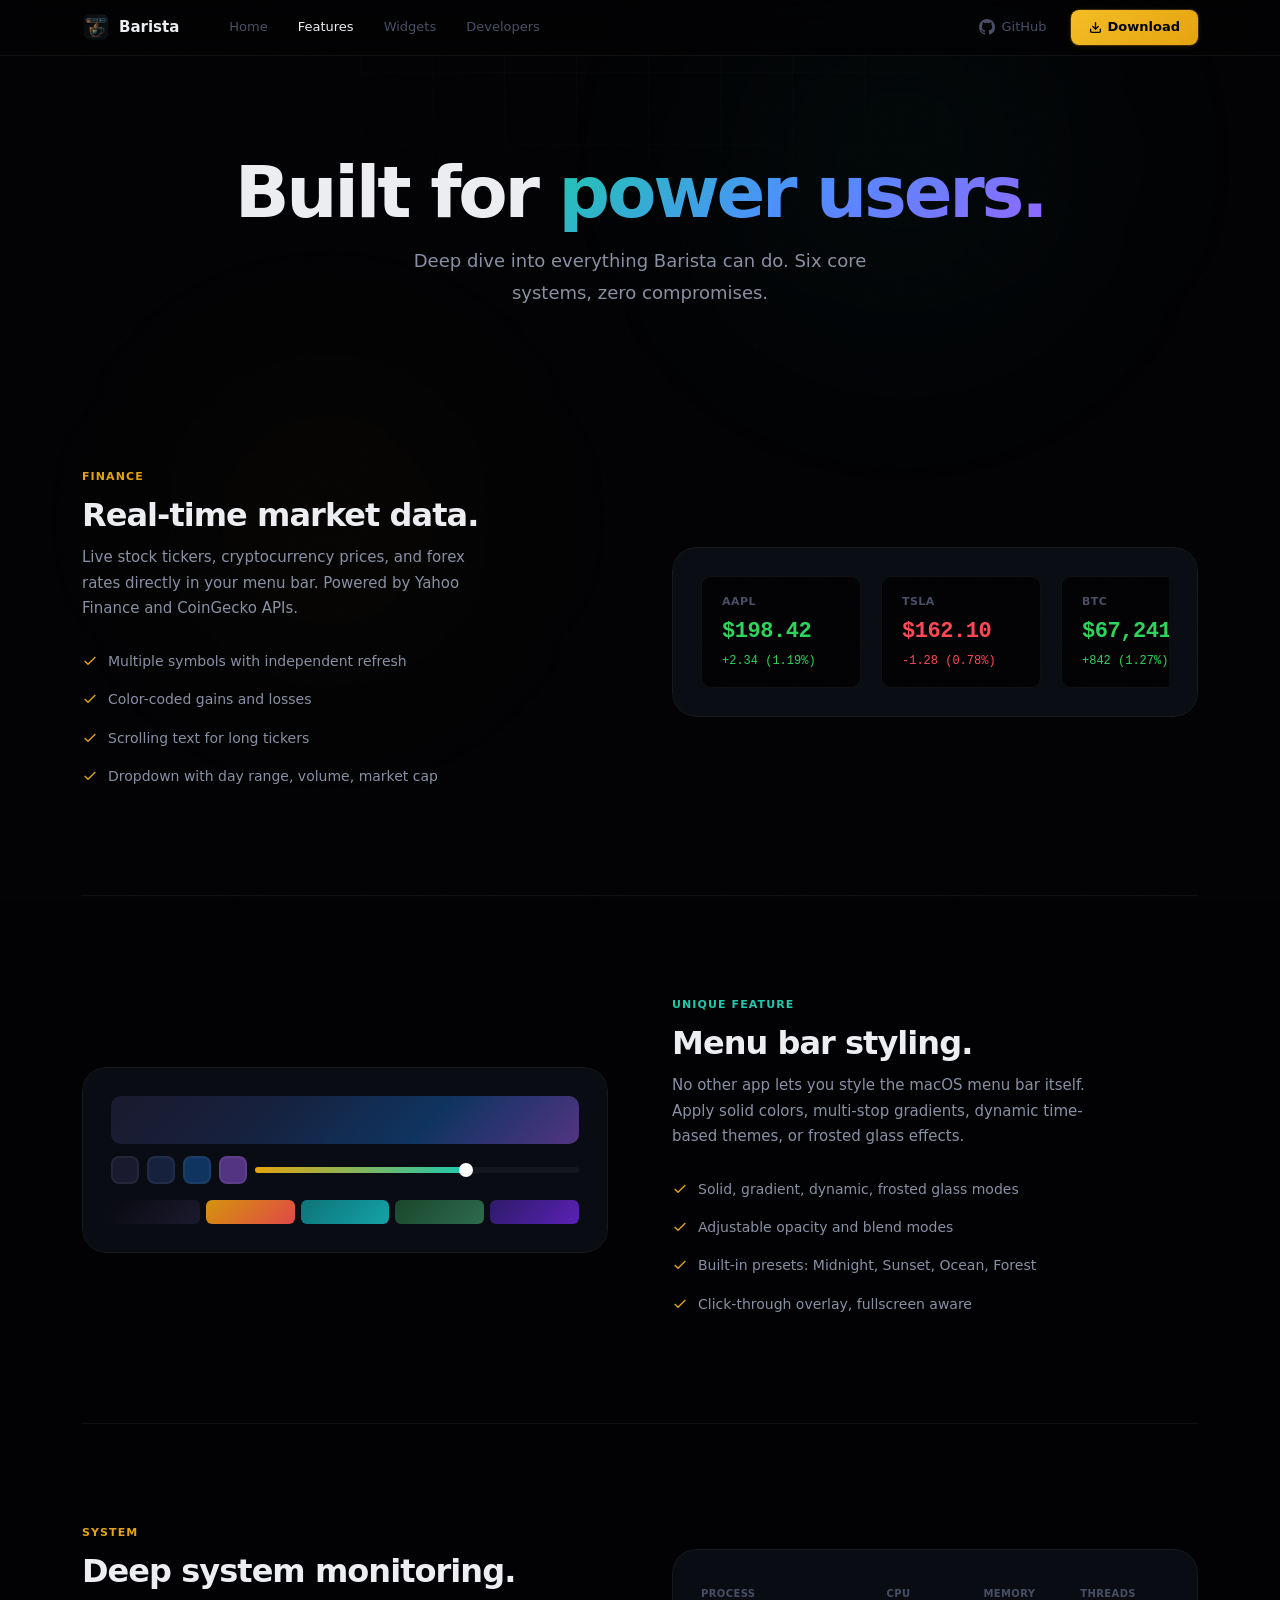
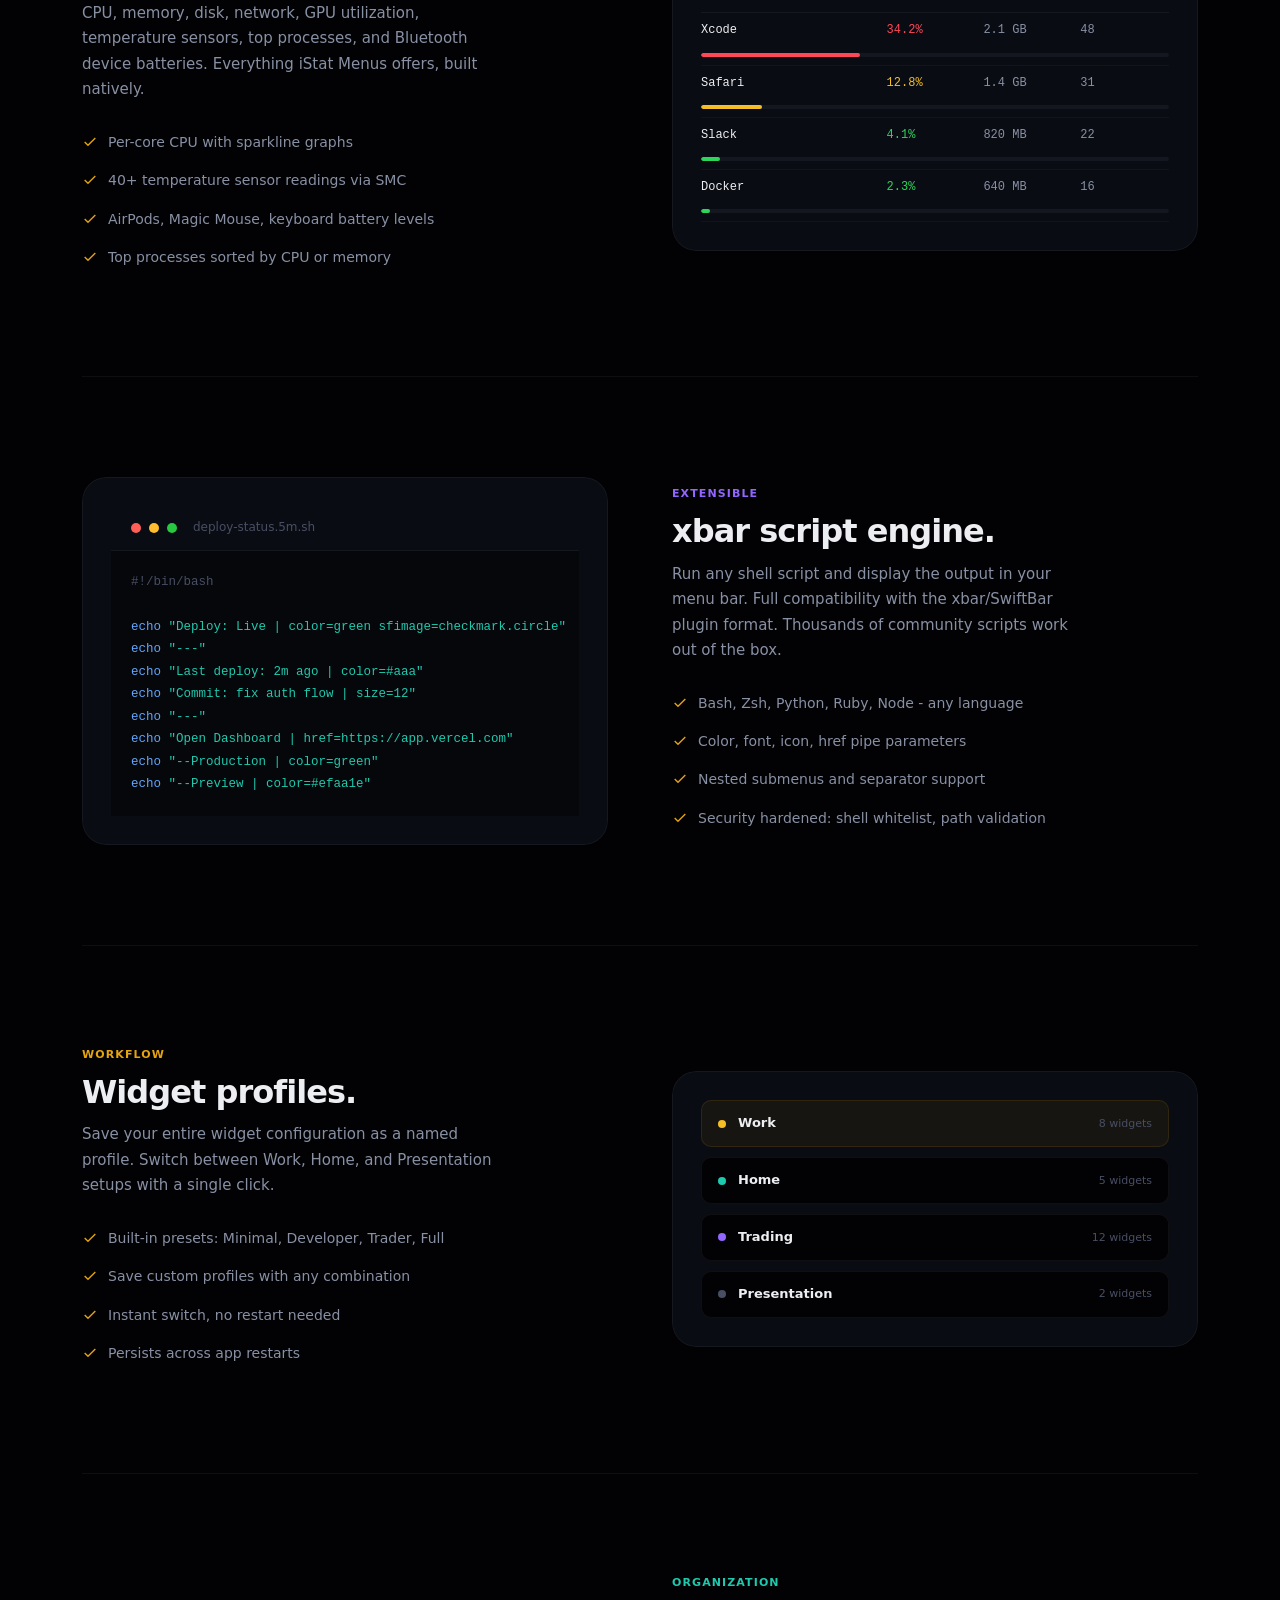
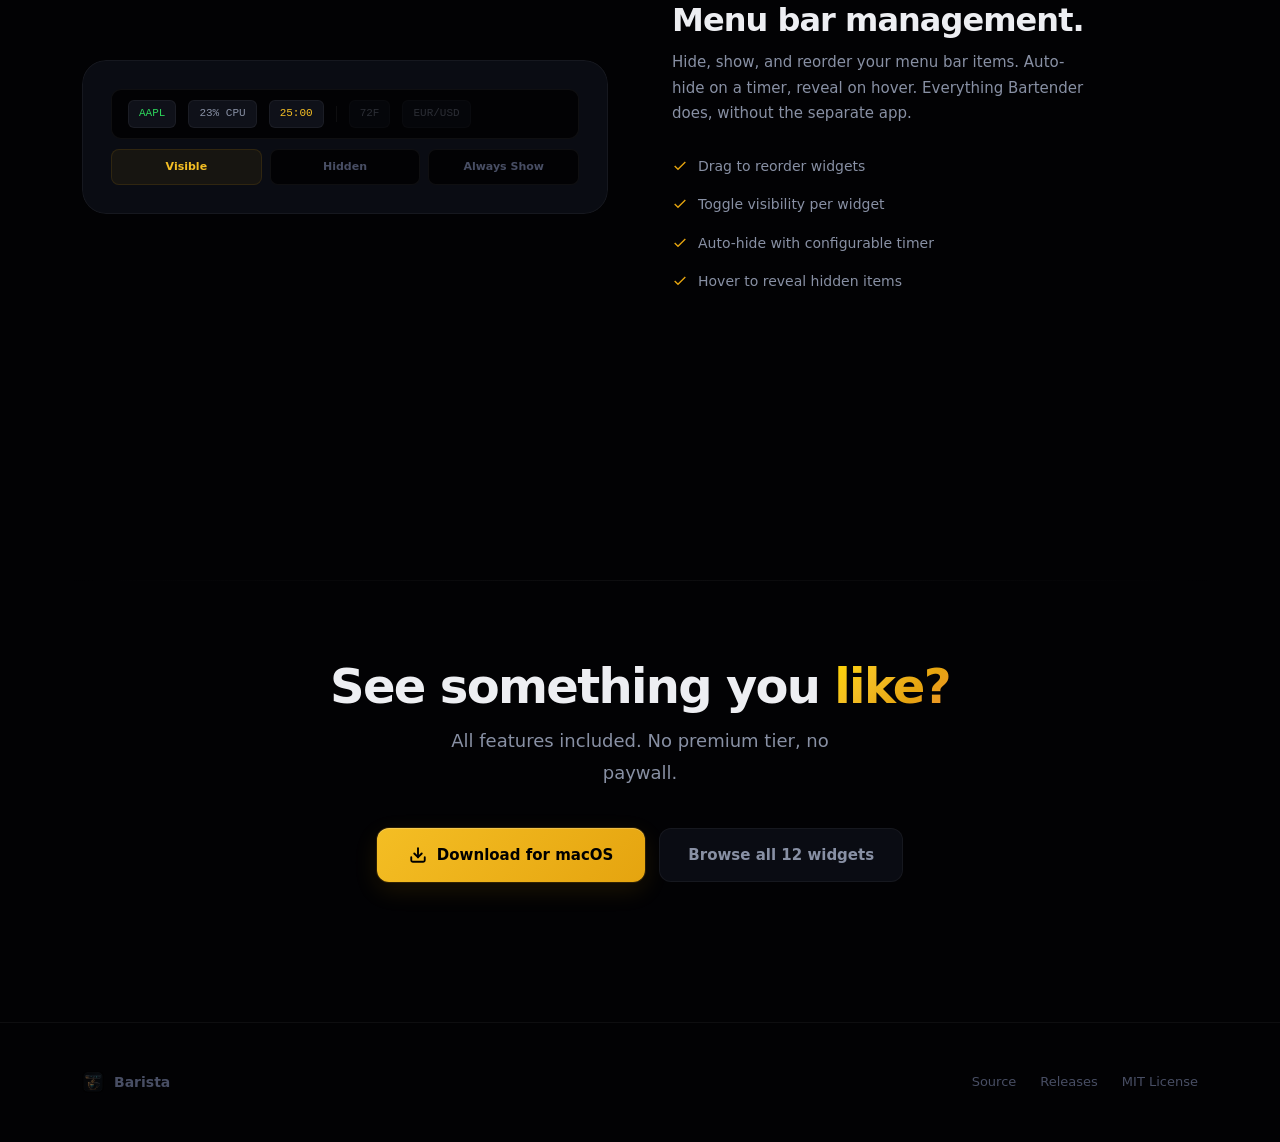
<file: docs/features.html>
<!DOCTYPE html>
<html lang="en">
<head>
<meta charset="UTF-8">
<meta name="viewport" content="width=device-width, initial-scale=1.0">
<title>Features - Barista</title>
<link rel="icon" type="image/png" href="icon.png">
<link rel="stylesheet" href="style.css">
<style>
/* Ambient */
.ambient{position:fixed;inset:0;z-index:0;pointer-events:none;overflow:hidden}
.orb{position:absolute;border-radius:50%;filter:blur(100px);animation:orb-float 20s ease-in-out infinite alternate}
.orb-1{width:500px;height:500px;top:-10%;right:10%;background:radial-gradient(circle,rgba(30,201,174,.06),transparent 70%)}
.orb-2{width:400px;height:400px;bottom:20%;left:10%;background:radial-gradient(circle,rgba(229,164,15,.05),transparent 70%);animation-delay:-8s}
@keyframes orb-float{0%{transform:translate(0,0) scale(1)}50%{transform:translate(30px,-20px) scale(1.04)}100%{transform:translate(-15px,25px) scale(.97)}}

/* Hero */
.f-hero {
  position: relative;
  padding: calc(var(--nav-h) + 100px) 0 60px;
  text-align: center;
  overflow: hidden;
}
.f-hero .t-display { margin-bottom: 16px; }
.f-hero .t-body-lg { max-width: 500px; margin: 0 auto; }

/* ==============================
   Features - Showcase Rows
   ============================== */
.showcase {
  display: grid;
  grid-template-columns: 1fr 1fr;
  gap: 64px;
  align-items: center;
  padding: 100px 0;
}
.showcase + .showcase { border-top: 1px solid var(--border); }
.showcase.flip .showcase-text { order: 2; }
.showcase.flip .showcase-visual { order: 1; }

.showcase-text .t-label { margin-bottom: 12px; display: block; }
.showcase-text h2 {
  font-size: 32px;
  font-weight: 750;
  letter-spacing: -.03em;
  margin-bottom: 12px;
  line-height: 1.1;
}
.showcase-text > p {
  font-size: 15px;
  line-height: 1.7;
  color: var(--text2);
  margin-bottom: 20px;
  max-width: 420px;
}
.showcase-list {
  list-style: none;
  padding: 0;
  margin: 0;
}
.showcase-list li {
  display: flex;
  align-items: flex-start;
  gap: 10px;
  padding: 8px 0;
  font-size: 14px;
  color: var(--text2);
  line-height: 1.6;
}
.showcase-list li svg {
  width: 16px; height: 16px;
  flex-shrink: 0;
  margin-top: 3px;
  color: var(--amber);
}

.showcase-visual {
  position: relative;
  border-radius: var(--r-xl);
  overflow: hidden;
}

/* Visual: bordered container */
.vis-frame {
  background: var(--surface);
  border: 1px solid var(--border);
  border-radius: var(--r-xl);
  padding: 28px;
  transition: border-color .3s;
}
.vis-frame:hover { border-color: var(--border-h); }

/* Demo: Ticker tape */
.demo-tape {
  display: flex;
  gap: 20px;
  overflow: hidden;
}
.demo-ticker {
  background: var(--bg);
  border: 1px solid var(--border);
  border-radius: 10px;
  padding: 16px 20px;
  min-width: 160px;
}
.demo-ticker-symbol {
  font-size: 11px;
  font-weight: 700;
  letter-spacing: .04em;
  color: var(--text3);
  margin-bottom: 4px;
}
.demo-ticker-price {
  font-family: var(--mono);
  font-size: 22px;
  font-weight: 700;
  letter-spacing: -.02em;
}
.demo-ticker-change {
  font-family: var(--mono);
  font-size: 12px;
  margin-top: 2px;
}

/* Demo: Gradient editor */
.demo-editor {
  display: flex;
  flex-direction: column;
  gap: 12px;
}
.demo-editor-preview {
  height: 48px;
  border-radius: 10px;
  position: relative;
  overflow: hidden;
}
.demo-editor-controls {
  display: flex;
  gap: 8px;
  align-items: center;
}
.demo-swatch {
  width: 28px; height: 28px;
  border-radius: 8px;
  border: 2px solid var(--border);
}
.demo-slider-track {
  flex: 1;
  height: 6px;
  background: var(--surface3);
  border-radius: 3px;
  position: relative;
}
.demo-slider-fill {
  height: 100%;
  border-radius: 3px;
  position: absolute;
  left: 0; top: 0;
}
.demo-slider-thumb {
  width: 14px; height: 14px;
  border-radius: 50%;
  background: #fff;
  border: 2px solid var(--border);
  position: absolute;
  top: 50%;
  transform: translate(-50%, -50%);
}
.demo-preset-row {
  display: flex;
  gap: 6px;
  margin-top: 4px;
}
.demo-preset {
  height: 24px;
  flex: 1;
  border-radius: 6px;
  cursor: pointer;
  transition: transform .2s;
}
.demo-preset:hover { transform: scale(1.05); }

/* Demo: Process table */
.demo-procs {
  display: flex;
  flex-direction: column;
  gap: 0;
}
.demo-proc-header, .demo-proc-row {
  display: grid;
  grid-template-columns: 2fr 1fr 1fr 1fr;
  gap: 8px;
  padding: 8px 0;
  font-size: 12px;
}
.demo-proc-header {
  color: var(--text3);
  font-weight: 600;
  text-transform: uppercase;
  letter-spacing: .04em;
  font-size: 10px;
  border-bottom: 1px solid var(--border);
  padding-bottom: 10px;
}
.demo-proc-row {
  color: var(--text2);
  font-family: var(--mono);
  border-bottom: 1px solid rgba(255,255,255,.03);
}
.demo-proc-bar {
  height: 4px;
  border-radius: 2px;
  background: var(--surface3);
  overflow: hidden;
  margin-top: 4px;
  grid-column: span 4;
}
.demo-proc-bar-fill {
  height: 100%;
  border-radius: 2px;
}

/* Demo: Script output */
.demo-script {
  font-family: var(--mono);
  font-size: 12.5px;
  line-height: 1.8;
}
.demo-script .line-num {
  color: var(--text3);
  display: inline-block;
  width: 24px;
  text-align: right;
  margin-right: 16px;
  user-select: none;
}

/* Demo: Profile switcher */
.demo-profiles {
  display: flex;
  flex-direction: column;
  gap: 10px;
}
.demo-profile {
  display: flex;
  align-items: center;
  gap: 12px;
  padding: 12px 16px;
  background: var(--bg);
  border: 1px solid var(--border);
  border-radius: 10px;
  transition: all .2s;
  cursor: pointer;
}
.demo-profile:hover { border-color: var(--border-h); }
.demo-profile.active { border-color: rgba(229,164,15,.12); background: var(--amber-dim); }
.demo-profile-dot {
  width: 8px; height: 8px;
  border-radius: 50%;
  flex-shrink: 0;
}
.demo-profile-name {
  font-size: 13px;
  font-weight: 600;
  flex: 1;
}
.demo-profile-count {
  font-size: 11px;
  color: var(--text3);
}

/* Demo: Menu manager */
.demo-bar-items {
  display: flex;
  align-items: center;
  gap: 12px;
  padding: 10px 16px;
  background: var(--bg);
  border: 1px solid var(--border);
  border-radius: 10px;
  margin-bottom: 10px;
}
.demo-bar-item {
  font-family: var(--mono);
  font-size: 11px;
  padding: 4px 10px;
  border-radius: 6px;
  background: var(--surface2);
  border: 1px solid var(--border);
  color: var(--text2);
}
.demo-bar-item.hidden { opacity: .3; }
.demo-bar-divider {
  width: 1px;
  height: 16px;
  background: var(--border);
}
.demo-vis-controls {
  display: flex;
  gap: 8px;
}
.demo-vis-btn {
  flex: 1;
  padding: 8px;
  text-align: center;
  font-size: 11px;
  font-weight: 600;
  background: var(--bg);
  border: 1px solid var(--border);
  border-radius: 8px;
  color: var(--text3);
  transition: all .2s;
  cursor: pointer;
}
.demo-vis-btn:hover { color: var(--text2); border-color: var(--border-h); }
.demo-vis-btn.active { color: var(--amber-b); border-color: rgba(229,164,15,.12); background: var(--amber-dim); }

@media (max-width: 860px) {
  .showcase { grid-template-columns: 1fr; gap: 40px; }
  .showcase.flip .showcase-text { order: 1; }
  .showcase.flip .showcase-visual { order: 2; }
}
</style>
</head>
<body>
<div class="ambient"><div class="orb orb-1"></div><div class="orb orb-2"></div></div>
<div class="grid-bg"></div>

<!-- Nav -->
<nav class="nav">
  <div class="container">
    <div class="nav-left">
      <a href="./" class="nav-brand"><img src="icon.png" alt="Barista">Barista</a>
      <ul class="nav-menu" id="navMenu">
        <li><a href="./">Home</a></li>
        <li><a href="features.html" class="active">Features</a></li>
        <li><a href="widgets.html">Widgets</a></li>
        <li><a href="developers.html">Developers</a></li>
      </ul>
    </div>
    <div class="nav-right">
      <a href="https://github.com/noamsmall18/barista" target="_blank" class="nav-gh">
        <svg viewBox="0 0 24 24" fill="currentColor"><path d="M12 0C5.37 0 0 5.37 0 12c0 5.31 3.435 9.795 8.205 11.385.6.105.825-.255.825-.57 0-.285-.015-1.23-.015-2.235-3.015.555-3.795-.735-4.035-1.41-.135-.345-.72-1.41-1.23-1.695-.42-.225-1.02-.78-.015-.795.945-.015 1.62.87 1.845 1.23 1.08 1.815 2.805 1.305 3.495.99.105-.78.42-1.305.765-1.605-2.67-.3-5.46-1.335-5.46-5.925 0-1.305.465-2.385 1.23-3.225-.12-.3-.54-1.53.12-3.18 0 0 1.005-.315 3.3 1.23.96-.27 1.98-.405 3-.405s2.04.135 3 .405c2.295-1.56 3.3-1.23 3.3-1.23.66 1.65.24 2.88.12 3.18.765.84 1.23 1.905 1.23 3.225 0 4.605-2.805 5.625-5.475 5.925.435.375.81 1.095.81 2.22 0 1.605-.015 2.895-.015 3.3 0 .315.225.69.825.57A12.02 12.02 0 0024 12c0-6.63-5.37-12-12-12z"/></svg>
        GitHub
      </a>
      <a href="https://github.com/noamsmall18/barista/releases/download/v1.0.0/Barista.dmg" class="nav-cta">
        <svg viewBox="0 0 24 24" fill="none" stroke="currentColor" stroke-width="2.5" stroke-linecap="round"><path d="M21 15v4a2 2 0 01-2 2H5a2 2 0 01-2-2v-4"/><polyline points="7 10 12 15 17 10"/><line x1="12" y1="15" x2="12" y2="3"/></svg>
        Download
      </a>
      <button class="nav-toggle" onclick="document.getElementById('navMenu').classList.toggle('open')">
        <svg width="20" height="20" viewBox="0 0 24 24" fill="none" stroke="currentColor" stroke-width="2"><line x1="3" y1="6" x2="21" y2="6"/><line x1="3" y1="12" x2="21" y2="12"/><line x1="3" y1="18" x2="21" y2="18"/></svg>
      </button>
    </div>
  </div>
</nav>

<!-- Hero -->
<section class="f-hero">
  <div class="container">
    <h1 class="t-display" data-r>Built for <span class="t-gradient-cool">power users.</span></h1>
    <p class="t-body-lg" data-r>Deep dive into everything Barista can do. Six core systems, zero compromises.</p>
  </div>
</section>

<section style="padding-bottom:120px">
  <div class="container">

    <!-- 1: Finance -->
    <div class="showcase" data-r>
      <div class="showcase-text">
        <span class="t-label">Finance</span>
        <h2>Real-time market data.</h2>
        <p>Live stock tickers, cryptocurrency prices, and forex rates directly in your menu bar. Powered by Yahoo Finance and CoinGecko APIs.</p>
        <ul class="showcase-list">
          <li><svg viewBox="0 0 24 24" fill="none" stroke="currentColor" stroke-width="2"><polyline points="20 6 9 17 4 12"/></svg>Multiple symbols with independent refresh</li>
          <li><svg viewBox="0 0 24 24" fill="none" stroke="currentColor" stroke-width="2"><polyline points="20 6 9 17 4 12"/></svg>Color-coded gains and losses</li>
          <li><svg viewBox="0 0 24 24" fill="none" stroke="currentColor" stroke-width="2"><polyline points="20 6 9 17 4 12"/></svg>Scrolling text for long tickers</li>
          <li><svg viewBox="0 0 24 24" fill="none" stroke="currentColor" stroke-width="2"><polyline points="20 6 9 17 4 12"/></svg>Dropdown with day range, volume, market cap</li>
        </ul>
      </div>
      <div class="showcase-visual">
        <div class="vis-frame">
          <div class="demo-tape">
            <div class="demo-ticker">
              <div class="demo-ticker-symbol">AAPL</div>
              <div class="demo-ticker-price" style="color:var(--green)">$198.42</div>
              <div class="demo-ticker-change" style="color:var(--green)">+2.34 (1.19%)</div>
            </div>
            <div class="demo-ticker">
              <div class="demo-ticker-symbol">TSLA</div>
              <div class="demo-ticker-price" style="color:var(--red)">$162.10</div>
              <div class="demo-ticker-change" style="color:var(--red)">-1.28 (0.78%)</div>
            </div>
            <div class="demo-ticker">
              <div class="demo-ticker-symbol">BTC</div>
              <div class="demo-ticker-price" style="color:var(--green)">$67,241</div>
              <div class="demo-ticker-change" style="color:var(--green)">+842 (1.27%)</div>
            </div>
          </div>
        </div>
      </div>
    </div>

    <!-- 2: Menu Bar Styling -->
    <div class="showcase flip" data-r>
      <div class="showcase-text">
        <span class="t-label" style="color:var(--teal)">Unique Feature</span>
        <h2>Menu bar styling.</h2>
        <p>No other app lets you style the macOS menu bar itself. Apply solid colors, multi-stop gradients, dynamic time-based themes, or frosted glass effects.</p>
        <ul class="showcase-list">
          <li><svg viewBox="0 0 24 24" fill="none" stroke="currentColor" stroke-width="2"><polyline points="20 6 9 17 4 12"/></svg>Solid, gradient, dynamic, frosted glass modes</li>
          <li><svg viewBox="0 0 24 24" fill="none" stroke="currentColor" stroke-width="2"><polyline points="20 6 9 17 4 12"/></svg>Adjustable opacity and blend modes</li>
          <li><svg viewBox="0 0 24 24" fill="none" stroke="currentColor" stroke-width="2"><polyline points="20 6 9 17 4 12"/></svg>Built-in presets: Midnight, Sunset, Ocean, Forest</li>
          <li><svg viewBox="0 0 24 24" fill="none" stroke="currentColor" stroke-width="2"><polyline points="20 6 9 17 4 12"/></svg>Click-through overlay, fullscreen aware</li>
        </ul>
      </div>
      <div class="showcase-visual">
        <div class="vis-frame">
          <div class="demo-editor">
            <div class="demo-editor-preview" style="background:linear-gradient(135deg,#1a1a2e,#16213e,#0f3460,#533483)"></div>
            <div class="demo-editor-controls">
              <div class="demo-swatch" style="background:#1a1a2e"></div>
              <div class="demo-swatch" style="background:#16213e"></div>
              <div class="demo-swatch" style="background:#0f3460"></div>
              <div class="demo-swatch" style="background:#533483"></div>
              <div class="demo-slider-track" style="flex:1">
                <div class="demo-slider-fill" style="width:65%;background:linear-gradient(90deg,var(--amber),var(--teal))"></div>
                <div class="demo-slider-thumb" style="left:65%"></div>
              </div>
            </div>
            <div class="demo-preset-row">
              <div class="demo-preset" style="background:linear-gradient(135deg,#0a0a12,#1a1a2e)"></div>
              <div class="demo-preset" style="background:linear-gradient(135deg,#d4940c,#e04848)"></div>
              <div class="demo-preset" style="background:linear-gradient(135deg,#0d7377,#14a3a8)"></div>
              <div class="demo-preset" style="background:linear-gradient(135deg,#1a472a,#2d6a4f)"></div>
              <div class="demo-preset" style="background:linear-gradient(135deg,#2d1b69,#5b21b6)"></div>
            </div>
          </div>
        </div>
      </div>
    </div>

    <!-- 3: System Monitoring -->
    <div class="showcase" data-r>
      <div class="showcase-text">
        <span class="t-label">System</span>
        <h2>Deep system monitoring.</h2>
        <p>CPU, memory, disk, network, GPU utilization, temperature sensors, top processes, and Bluetooth device batteries. Everything iStat Menus offers, built natively.</p>
        <ul class="showcase-list">
          <li><svg viewBox="0 0 24 24" fill="none" stroke="currentColor" stroke-width="2"><polyline points="20 6 9 17 4 12"/></svg>Per-core CPU with sparkline graphs</li>
          <li><svg viewBox="0 0 24 24" fill="none" stroke="currentColor" stroke-width="2"><polyline points="20 6 9 17 4 12"/></svg>40+ temperature sensor readings via SMC</li>
          <li><svg viewBox="0 0 24 24" fill="none" stroke="currentColor" stroke-width="2"><polyline points="20 6 9 17 4 12"/></svg>AirPods, Magic Mouse, keyboard battery levels</li>
          <li><svg viewBox="0 0 24 24" fill="none" stroke="currentColor" stroke-width="2"><polyline points="20 6 9 17 4 12"/></svg>Top processes sorted by CPU or memory</li>
        </ul>
      </div>
      <div class="showcase-visual">
        <div class="vis-frame">
          <div class="demo-procs">
            <div class="demo-proc-header">
              <span>Process</span>
              <span>CPU</span>
              <span>Memory</span>
              <span>Threads</span>
            </div>
            <div class="demo-proc-row">
              <span style="color:var(--text)">Xcode</span>
              <span style="color:var(--red)">34.2%</span>
              <span>2.1 GB</span>
              <span>48</span>
              <div class="demo-proc-bar"><div class="demo-proc-bar-fill" style="width:34%;background:var(--red)"></div></div>
            </div>
            <div class="demo-proc-row">
              <span style="color:var(--text)">Safari</span>
              <span style="color:var(--amber-b)">12.8%</span>
              <span>1.4 GB</span>
              <span>31</span>
              <div class="demo-proc-bar"><div class="demo-proc-bar-fill" style="width:13%;background:var(--amber-b)"></div></div>
            </div>
            <div class="demo-proc-row">
              <span style="color:var(--text)">Slack</span>
              <span style="color:var(--green)">4.1%</span>
              <span>820 MB</span>
              <span>22</span>
              <div class="demo-proc-bar"><div class="demo-proc-bar-fill" style="width:4%;background:var(--green)"></div></div>
            </div>
            <div class="demo-proc-row">
              <span style="color:var(--text)">Docker</span>
              <span style="color:var(--green)">2.3%</span>
              <span>640 MB</span>
              <span>16</span>
              <div class="demo-proc-bar"><div class="demo-proc-bar-fill" style="width:2%;background:var(--green)"></div></div>
            </div>
          </div>
        </div>
      </div>
    </div>

    <!-- 4: xbar Scripts -->
    <div class="showcase flip" data-r>
      <div class="showcase-text">
        <span class="t-label" style="color:var(--purple)">Extensible</span>
        <h2>xbar script engine.</h2>
        <p>Run any shell script and display the output in your menu bar. Full compatibility with the xbar/SwiftBar plugin format. Thousands of community scripts work out of the box.</p>
        <ul class="showcase-list">
          <li><svg viewBox="0 0 24 24" fill="none" stroke="currentColor" stroke-width="2"><polyline points="20 6 9 17 4 12"/></svg>Bash, Zsh, Python, Ruby, Node - any language</li>
          <li><svg viewBox="0 0 24 24" fill="none" stroke="currentColor" stroke-width="2"><polyline points="20 6 9 17 4 12"/></svg>Color, font, icon, href pipe parameters</li>
          <li><svg viewBox="0 0 24 24" fill="none" stroke="currentColor" stroke-width="2"><polyline points="20 6 9 17 4 12"/></svg>Nested submenus and separator support</li>
          <li><svg viewBox="0 0 24 24" fill="none" stroke="currentColor" stroke-width="2"><polyline points="20 6 9 17 4 12"/></svg>Security hardened: shell whitelist, path validation</li>
        </ul>
      </div>
      <div class="showcase-visual">
        <div class="vis-frame">
          <div class="code-block" style="border:none;border-radius:0">
            <div class="code-block-header" style="border-radius:0">
              <div class="code-block-dot red"></div>
              <div class="code-block-dot yellow"></div>
              <div class="code-block-dot green"></div>
              <span class="code-block-title">deploy-status.5m.sh</span>
            </div>
            <pre style="padding:20px;font-family:var(--mono);font-size:12.5px;line-height:1.8;color:var(--text2)"><span class="cm">#!/bin/bash</span>

<span class="fn">echo</span> <span class="str">"Deploy: Live | color=green sfimage=checkmark.circle"</span>
<span class="fn">echo</span> <span class="str">"---"</span>
<span class="fn">echo</span> <span class="str">"Last deploy: 2m ago | color=#aaa"</span>
<span class="fn">echo</span> <span class="str">"Commit: fix auth flow | size=12"</span>
<span class="fn">echo</span> <span class="str">"---"</span>
<span class="fn">echo</span> <span class="str">"Open Dashboard | href=https://app.vercel.com"</span>
<span class="fn">echo</span> <span class="str">"--Production | color=green"</span>
<span class="fn">echo</span> <span class="str">"--Preview | color=#efaa1e"</span></pre>
          </div>
        </div>
      </div>
    </div>

    <!-- 5: Profiles -->
    <div class="showcase" data-r>
      <div class="showcase-text">
        <span class="t-label">Workflow</span>
        <h2>Widget profiles.</h2>
        <p>Save your entire widget configuration as a named profile. Switch between Work, Home, and Presentation setups with a single click.</p>
        <ul class="showcase-list">
          <li><svg viewBox="0 0 24 24" fill="none" stroke="currentColor" stroke-width="2"><polyline points="20 6 9 17 4 12"/></svg>Built-in presets: Minimal, Developer, Trader, Full</li>
          <li><svg viewBox="0 0 24 24" fill="none" stroke="currentColor" stroke-width="2"><polyline points="20 6 9 17 4 12"/></svg>Save custom profiles with any combination</li>
          <li><svg viewBox="0 0 24 24" fill="none" stroke="currentColor" stroke-width="2"><polyline points="20 6 9 17 4 12"/></svg>Instant switch, no restart needed</li>
          <li><svg viewBox="0 0 24 24" fill="none" stroke="currentColor" stroke-width="2"><polyline points="20 6 9 17 4 12"/></svg>Persists across app restarts</li>
        </ul>
      </div>
      <div class="showcase-visual">
        <div class="vis-frame">
          <div class="demo-profiles">
            <div class="demo-profile active">
              <div class="demo-profile-dot" style="background:var(--amber-b)"></div>
              <div class="demo-profile-name">Work</div>
              <div class="demo-profile-count">8 widgets</div>
            </div>
            <div class="demo-profile">
              <div class="demo-profile-dot" style="background:var(--teal)"></div>
              <div class="demo-profile-name">Home</div>
              <div class="demo-profile-count">5 widgets</div>
            </div>
            <div class="demo-profile">
              <div class="demo-profile-dot" style="background:var(--purple)"></div>
              <div class="demo-profile-name">Trading</div>
              <div class="demo-profile-count">12 widgets</div>
            </div>
            <div class="demo-profile">
              <div class="demo-profile-dot" style="background:var(--text3)"></div>
              <div class="demo-profile-name">Presentation</div>
              <div class="demo-profile-count">2 widgets</div>
            </div>
          </div>
        </div>
      </div>
    </div>

    <!-- 6: Menu Bar Management -->
    <div class="showcase flip" data-r>
      <div class="showcase-text">
        <span class="t-label" style="color:var(--teal)">Organization</span>
        <h2>Menu bar management.</h2>
        <p>Hide, show, and reorder your menu bar items. Auto-hide on a timer, reveal on hover. Everything Bartender does, without the separate app.</p>
        <ul class="showcase-list">
          <li><svg viewBox="0 0 24 24" fill="none" stroke="currentColor" stroke-width="2"><polyline points="20 6 9 17 4 12"/></svg>Drag to reorder widgets</li>
          <li><svg viewBox="0 0 24 24" fill="none" stroke="currentColor" stroke-width="2"><polyline points="20 6 9 17 4 12"/></svg>Toggle visibility per widget</li>
          <li><svg viewBox="0 0 24 24" fill="none" stroke="currentColor" stroke-width="2"><polyline points="20 6 9 17 4 12"/></svg>Auto-hide with configurable timer</li>
          <li><svg viewBox="0 0 24 24" fill="none" stroke="currentColor" stroke-width="2"><polyline points="20 6 9 17 4 12"/></svg>Hover to reveal hidden items</li>
        </ul>
      </div>
      <div class="showcase-visual">
        <div class="vis-frame">
          <div class="demo-bar-items">
            <div class="demo-bar-item" style="color:var(--green)">AAPL</div>
            <div class="demo-bar-item">23% CPU</div>
            <div class="demo-bar-item" style="color:var(--amber-b)">25:00</div>
            <div class="demo-bar-divider"></div>
            <div class="demo-bar-item hidden">72F</div>
            <div class="demo-bar-item hidden">EUR/USD</div>
          </div>
          <div class="demo-vis-controls">
            <div class="demo-vis-btn active">Visible</div>
            <div class="demo-vis-btn">Hidden</div>
            <div class="demo-vis-btn">Always Show</div>
          </div>
        </div>
      </div>
    </div>

  </div>
</section>

<!-- CTA -->
<section style="padding:60px 0 140px;text-align:center;position:relative">
  <div class="divider" style="margin-bottom:80px"></div>
  <div class="container" data-r>
    <h2 class="t-heading">See something you <span class="t-gradient">like?</span></h2>
    <p class="t-body-lg" style="max-width:420px;margin:12px auto 40px">All features included. No premium tier, no paywall.</p>
    <div class="btn-row" style="justify-content:center">
      <a href="https://github.com/noamsmall18/barista/releases/download/v1.0.0/Barista.dmg" class="btn btn-primary">
        <svg viewBox="0 0 24 24" fill="none" stroke="currentColor" stroke-width="2.5" stroke-linecap="round"><path d="M21 15v4a2 2 0 01-2 2H5a2 2 0 01-2-2v-4"/><polyline points="7 10 12 15 17 10"/><line x1="12" y1="15" x2="12" y2="3"/></svg>
        Download for macOS
      </a>
      <a href="widgets.html" class="btn btn-secondary">Browse all 12 widgets</a>
    </div>
  </div>
</section>

<!-- Footer -->
<footer class="footer">
  <div class="container">
    <div class="footer-inner">
      <div class="footer-brand"><img src="icon.png" alt="">Barista</div>
      <div class="footer-links">
        <a href="https://github.com/noamsmall18/barista">Source</a>
        <a href="https://github.com/noamsmall18/barista/releases">Releases</a>
        <a href="https://github.com/noamsmall18/barista/blob/main/LICENSE">MIT License</a>
      </div>
    </div>
  </div>
</footer>

<script>
const revealEls = document.querySelectorAll('[data-r],[data-r-stagger],[data-r-scale]');
const ro = new IntersectionObserver(es => {
  es.forEach(e => { if(e.isIntersecting){e.target.classList.add('v');ro.unobserve(e.target)} })
}, {threshold:.05, rootMargin:'0px 0px 50px 0px'});
revealEls.forEach(el => {
  const r = el.getBoundingClientRect();
  if(r.top < window.innerHeight && r.bottom > 0) { el.classList.add('v'); }
  else { ro.observe(el); }
});

document.querySelectorAll('.card,.card-glow,.bento-card,.vis-frame').forEach(card => {
  card.addEventListener('mousemove', e => {
    const r = card.getBoundingClientRect();
    card.style.setProperty('--mouse-x', (e.clientX - r.left) + 'px');
    card.style.setProperty('--mouse-y', (e.clientY - r.top) + 'px');
  });
});
</script>
</body>
</html>
</file>
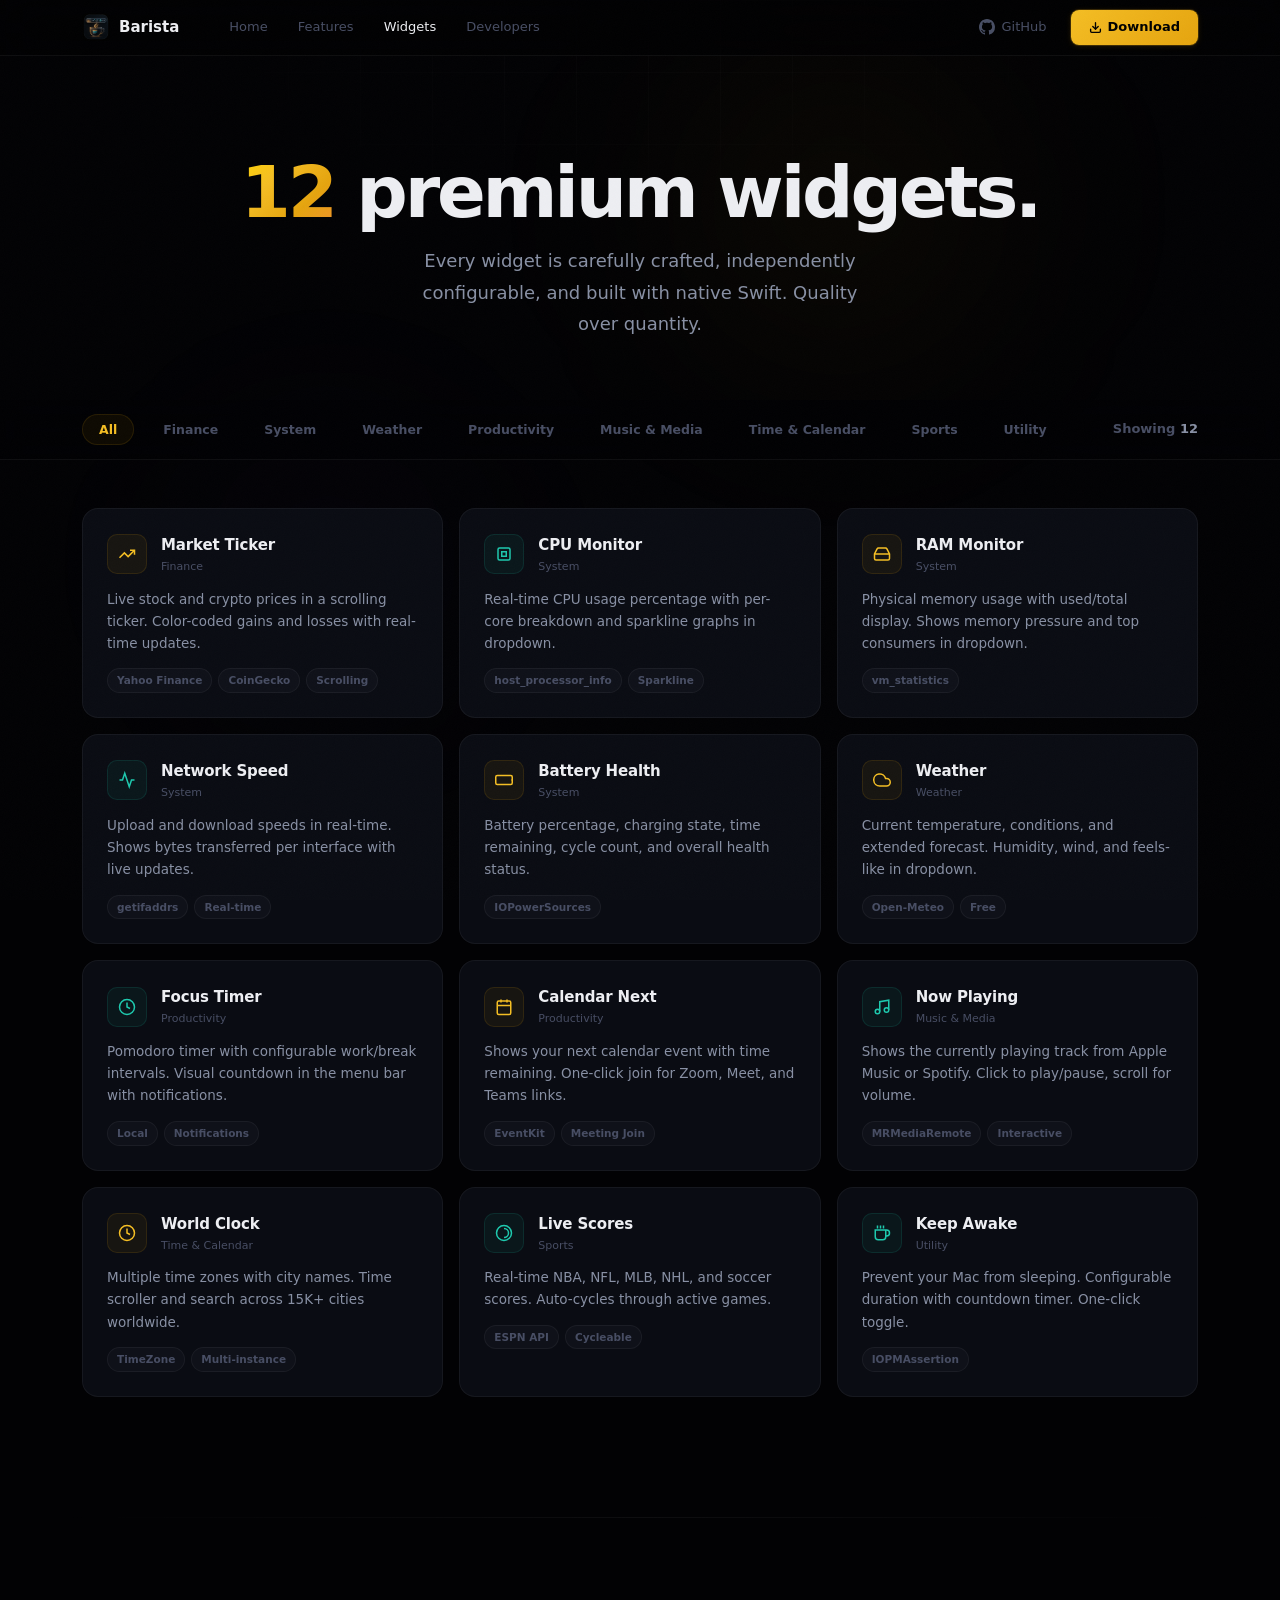
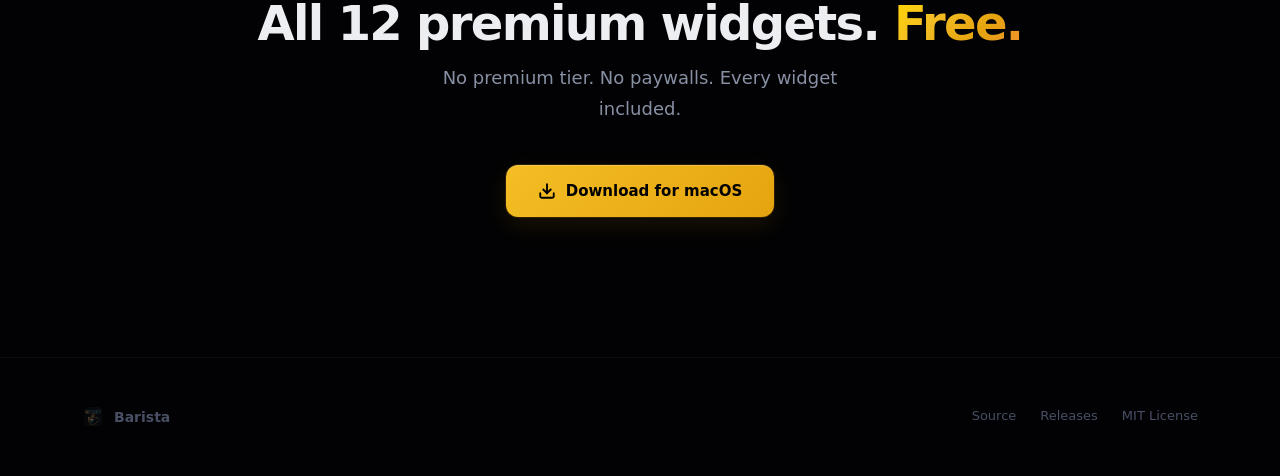
<file: docs/widgets.html>
<!DOCTYPE html>
<html lang="en">
<head>
<meta charset="UTF-8">
<meta name="viewport" content="width=device-width, initial-scale=1.0">
<title>Widgets - Barista</title>
<link rel="icon" type="image/png" href="icon.png">
<link rel="stylesheet" href="style.css">
<style>
/* ==============================
   Widgets - Hero
   ============================== */
.w-hero {
  position: relative;
  padding: calc(var(--nav-h) + 100px) 0 60px;
  text-align: center;
  overflow: hidden;
}
.w-hero-glow {
  position: absolute;
  top: -150px; left: 50%; transform: translateX(-50%);
  width: 700px; height: 500px;
  background: radial-gradient(ellipse, rgba(212,148,12,.05), transparent 70%);
  pointer-events: none;
}
.w-hero .t-display { margin-bottom: 16px; }
.w-hero .t-body-lg { max-width: 460px; margin: 0 auto; }

/* ==============================
   Widgets - Filter
   ============================== */
.filter-bar {
  position: sticky;
  top: var(--nav-h);
  z-index: 50;
  backdrop-filter: blur(20px) saturate(1.4);
  -webkit-backdrop-filter: blur(20px) saturate(1.4);
  background: rgba(2,2,4,.8);
  border-bottom: 1px solid var(--border);
  padding: 14px 0;
  margin-bottom: 48px;
}
.filter-inner {
  display: flex;
  align-items: center;
  gap: 12px;
  overflow-x: auto;
  -webkit-overflow-scrolling: touch;
  scrollbar-width: none;
}
.filter-inner::-webkit-scrollbar { display: none; }

.filter-btn {
  flex-shrink: 0;
  padding: 7px 16px;
  font-family: var(--font);
  font-size: 12.5px;
  font-weight: 600;
  color: var(--text3);
  background: transparent;
  border: 1px solid transparent;
  border-radius: 100px;
  cursor: pointer;
  transition: all .2s;
  white-space: nowrap;
}
.filter-btn:hover { color: var(--text2); background: var(--surface); border-color: var(--border); }
.filter-btn.active {
  color: var(--amber-b);
  background: var(--amber-dim);
  border-color: rgba(229,164,15,.12);
}
.filter-count {
  margin-left: auto;
  flex-shrink: 0;
  font-size: 13px;
  font-weight: 600;
  color: var(--text3);
  padding-left: 16px;
}
.filter-count span { color: var(--text2); }

/* ==============================
   Widgets - Grid
   ============================== */
.widget-grid {
  display: grid;
  grid-template-columns: repeat(auto-fill, minmax(320px, 1fr));
  gap: 16px;
}

.widget-card {
  background: var(--surface);
  border: 1px solid var(--border);
  border-radius: var(--r-lg);
  padding: 24px;
  transition: all .35s var(--ease);
  position: relative;
  overflow: hidden;
}
.widget-card::before {
  content: '';
  position: absolute;
  inset: 0;
  opacity: 0;
  transition: opacity .35s;
  background: radial-gradient(400px circle at var(--mouse-x, 50%) var(--mouse-y, 50%), rgba(255,255,255,.025), transparent 40%);
}
.widget-card:hover::before { opacity: 1; }
.widget-card:hover {
  border-color: var(--border-h);
  transform: translateY(-2px);
  box-shadow: 0 8px 32px rgba(0,0,0,.25);
}

.widget-card-head {
  display: flex;
  align-items: center;
  gap: 14px;
  margin-bottom: 12px;
}
.widget-card-icon {
  width: 40px; height: 40px;
  border-radius: 10px;
  display: flex;
  align-items: center;
  justify-content: center;
  flex-shrink: 0;
}
.widget-card-icon svg { width: 18px; height: 18px; }
.widget-card-icon.amber { background: var(--amber-dim); border: 1px solid rgba(229,164,15,.12); color: var(--amber-b); }
.widget-card-icon.teal { background: var(--teal-dim); border: 1px solid rgba(30,201,174,.12); color: var(--teal); }

.widget-card-title {
  font-size: 15px;
  font-weight: 650;
  letter-spacing: -.01em;
}
.widget-card-cat {
  font-size: 11px;
  color: var(--text3);
  font-weight: 500;
  margin-top: 1px;
}

.widget-card-desc {
  font-size: 13.5px;
  line-height: 1.65;
  color: var(--text2);
  margin-bottom: 14px;
}

.widget-card-tags {
  display: flex;
  gap: 6px;
  flex-wrap: wrap;
}
.widget-card-tag {
  font-size: 10.5px;
  font-weight: 600;
  padding: 3px 9px;
  border-radius: 100px;
  background: var(--surface2);
  border: 1px solid var(--border);
  color: var(--text3);
}

@media (max-width: 640px) {
  .widget-grid { grid-template-columns: 1fr; }
}
</style>
</head>
<body>
<div class="ambient" style="position:fixed;inset:0;z-index:0;pointer-events:none;overflow:hidden">
  <div style="position:absolute;border-radius:50%;filter:blur(100px);width:500px;height:500px;top:-5%;right:15%;background:radial-gradient(circle,rgba(229,164,15,.06),transparent 70%);animation:orb-float 20s ease-in-out infinite alternate"></div>
  <div style="position:absolute;border-radius:50%;filter:blur(100px);width:400px;height:400px;bottom:15%;left:10%;background:radial-gradient(circle,rgba(147,102,255,.04),transparent 70%);animation:orb-float 22s ease-in-out infinite alternate;animation-delay:-9s"></div>
</div>
<style>@keyframes orb-float{0%{transform:translate(0,0) scale(1)}50%{transform:translate(30px,-20px) scale(1.04)}100%{transform:translate(-15px,25px) scale(.97)}}</style>
<div class="grid-bg"></div>

<!-- Nav -->
<nav class="nav">
  <div class="container">
    <div class="nav-left">
      <a href="./" class="nav-brand"><img src="icon.png" alt="Barista">Barista</a>
      <ul class="nav-menu" id="navMenu">
        <li><a href="./">Home</a></li>
        <li><a href="features.html">Features</a></li>
        <li><a href="widgets.html" class="active">Widgets</a></li>
        <li><a href="developers.html">Developers</a></li>
      </ul>
    </div>
    <div class="nav-right">
      <a href="https://github.com/noamsmall18/barista" target="_blank" class="nav-gh">
        <svg viewBox="0 0 24 24" fill="currentColor"><path d="M12 0C5.37 0 0 5.37 0 12c0 5.31 3.435 9.795 8.205 11.385.6.105.825-.255.825-.57 0-.285-.015-1.23-.015-2.235-3.015.555-3.795-.735-4.035-1.41-.135-.345-.72-1.41-1.23-1.695-.42-.225-1.02-.78-.015-.795.945-.015 1.62.87 1.845 1.23 1.08 1.815 2.805 1.305 3.495.99.105-.78.42-1.305.765-1.605-2.67-.3-5.46-1.335-5.46-5.925 0-1.305.465-2.385 1.23-3.225-.12-.3-.54-1.53.12-3.18 0 0 1.005-.315 3.3 1.23.96-.27 1.98-.405 3-.405s2.04.135 3 .405c2.295-1.56 3.3-1.23 3.3-1.23.66 1.65.24 2.88.12 3.18.765.84 1.23 1.905 1.23 3.225 0 4.605-2.805 5.625-5.475 5.925.435.375.81 1.095.81 2.22 0 1.605-.015 2.895-.015 3.3 0 .315.225.69.825.57A12.02 12.02 0 0024 12c0-6.63-5.37-12-12-12z"/></svg>
        GitHub
      </a>
      <a href="https://github.com/noamsmall18/barista/releases/download/v1.0.0/Barista.dmg" class="nav-cta">
        <svg viewBox="0 0 24 24" fill="none" stroke="currentColor" stroke-width="2.5" stroke-linecap="round"><path d="M21 15v4a2 2 0 01-2 2H5a2 2 0 01-2-2v-4"/><polyline points="7 10 12 15 17 10"/><line x1="12" y1="15" x2="12" y2="3"/></svg>
        Download
      </a>
      <button class="nav-toggle" onclick="document.getElementById('navMenu').classList.toggle('open')">
        <svg width="20" height="20" viewBox="0 0 24 24" fill="none" stroke="currentColor" stroke-width="2"><line x1="3" y1="6" x2="21" y2="6"/><line x1="3" y1="12" x2="21" y2="12"/><line x1="3" y1="18" x2="21" y2="18"/></svg>
      </button>
    </div>
  </div>
</nav>

<!-- Hero -->
<section class="w-hero">
  <div class="container">
    <h1 class="t-display" data-r><span class="t-gradient">12</span> premium widgets.</h1>
    <p class="t-body-lg" data-r>Every widget is carefully crafted, independently configurable, and built with native Swift. Quality over quantity.</p>
  </div>
</section>

<!-- Filter -->
<div class="filter-bar">
  <div class="container">
    <div class="filter-inner">
      <button class="filter-btn active" data-filter="all">All</button>
      <button class="filter-btn" data-filter="finance">Finance</button>
      <button class="filter-btn" data-filter="system">System</button>
      <button class="filter-btn" data-filter="weather">Weather</button>
      <button class="filter-btn" data-filter="productivity">Productivity</button>
      <button class="filter-btn" data-filter="music">Music & Media</button>
      <button class="filter-btn" data-filter="time">Time & Calendar</button>
      <button class="filter-btn" data-filter="sports">Sports</button>
      <button class="filter-btn" data-filter="utility">Utility</button>
      <span class="filter-count">Showing <span id="wCount">12</span></span>
    </div>
  </div>
</div>

<!-- Widget Grid -->
<section style="padding-bottom:120px">
  <div class="container">
    <div class="widget-grid" id="widgetGrid">

      <!-- Finance -->
      <div class="widget-card" data-cat="finance">
        <div class="widget-card-head"><div class="widget-card-icon amber"><svg viewBox="0 0 24 24" fill="none" stroke="currentColor" stroke-width="2"><polyline points="22 7 13.5 15.5 8.5 10.5 2 17"/><polyline points="16 7 22 7 22 13"/></svg></div><div><div class="widget-card-title">Market Ticker</div><div class="widget-card-cat">Finance</div></div></div>
        <div class="widget-card-desc">Live stock and crypto prices in a scrolling ticker. Color-coded gains and losses with real-time updates.</div>
        <div class="widget-card-tags"><span class="widget-card-tag">Yahoo Finance</span><span class="widget-card-tag">CoinGecko</span><span class="widget-card-tag">Scrolling</span></div>
      </div>

      <!-- System -->
      <div class="widget-card" data-cat="system">
        <div class="widget-card-head"><div class="widget-card-icon teal"><svg viewBox="0 0 24 24" fill="none" stroke="currentColor" stroke-width="2"><rect x="4" y="4" width="16" height="16" rx="2"/><rect x="9" y="9" width="6" height="6"/></svg></div><div><div class="widget-card-title">CPU Monitor</div><div class="widget-card-cat">System</div></div></div>
        <div class="widget-card-desc">Real-time CPU usage percentage with per-core breakdown and sparkline graphs in dropdown.</div>
        <div class="widget-card-tags"><span class="widget-card-tag">host_processor_info</span><span class="widget-card-tag">Sparkline</span></div>
      </div>
      <div class="widget-card" data-cat="system">
        <div class="widget-card-head"><div class="widget-card-icon amber"><svg viewBox="0 0 24 24" fill="none" stroke="currentColor" stroke-width="2"><path d="M22 12H2M5.45 5.11L2 12v6a2 2 0 002 2h16a2 2 0 002-2v-6l-3.45-6.89A2 2 0 0016.76 4H7.24a2 2 0 00-1.79 1.11z"/></svg></div><div><div class="widget-card-title">RAM Monitor</div><div class="widget-card-cat">System</div></div></div>
        <div class="widget-card-desc">Physical memory usage with used/total display. Shows memory pressure and top consumers in dropdown.</div>
        <div class="widget-card-tags"><span class="widget-card-tag">vm_statistics</span></div>
      </div>
      <div class="widget-card" data-cat="system">
        <div class="widget-card-head"><div class="widget-card-icon teal"><svg viewBox="0 0 24 24" fill="none" stroke="currentColor" stroke-width="2"><polyline points="22 12 18 12 15 21 9 3 6 12 2 12"/></svg></div><div><div class="widget-card-title">Network Speed</div><div class="widget-card-cat">System</div></div></div>
        <div class="widget-card-desc">Upload and download speeds in real-time. Shows bytes transferred per interface with live updates.</div>
        <div class="widget-card-tags"><span class="widget-card-tag">getifaddrs</span><span class="widget-card-tag">Real-time</span></div>
      </div>
      <div class="widget-card" data-cat="system">
        <div class="widget-card-head"><div class="widget-card-icon amber"><svg viewBox="0 0 24 24" fill="none" stroke="currentColor" stroke-width="2"><rect x="1" y="6" width="22" height="12" rx="2"/><line x1="23" y1="13" x2="23" y2="11"/></svg></div><div><div class="widget-card-title">Battery Health</div><div class="widget-card-cat">System</div></div></div>
        <div class="widget-card-desc">Battery percentage, charging state, time remaining, cycle count, and overall health status.</div>
        <div class="widget-card-tags"><span class="widget-card-tag">IOPowerSources</span></div>
      </div>

      <!-- Weather -->
      <div class="widget-card" data-cat="weather">
        <div class="widget-card-head"><div class="widget-card-icon amber"><svg viewBox="0 0 24 24" fill="none" stroke="currentColor" stroke-width="2"><path d="M18 10h-1.26A8 8 0 109 20h9a5 5 0 000-10z"/></svg></div><div><div class="widget-card-title">Weather</div><div class="widget-card-cat">Weather</div></div></div>
        <div class="widget-card-desc">Current temperature, conditions, and extended forecast. Humidity, wind, and feels-like in dropdown.</div>
        <div class="widget-card-tags"><span class="widget-card-tag">Open-Meteo</span><span class="widget-card-tag">Free</span></div>
      </div>

      <!-- Productivity -->
      <div class="widget-card" data-cat="productivity">
        <div class="widget-card-head"><div class="widget-card-icon teal"><svg viewBox="0 0 24 24" fill="none" stroke="currentColor" stroke-width="2"><circle cx="12" cy="12" r="10"/><polyline points="12 6 12 12 16 14"/></svg></div><div><div class="widget-card-title">Focus Timer</div><div class="widget-card-cat">Productivity</div></div></div>
        <div class="widget-card-desc">Pomodoro timer with configurable work/break intervals. Visual countdown in the menu bar with notifications.</div>
        <div class="widget-card-tags"><span class="widget-card-tag">Local</span><span class="widget-card-tag">Notifications</span></div>
      </div>
      <div class="widget-card" data-cat="productivity">
        <div class="widget-card-head"><div class="widget-card-icon amber"><svg viewBox="0 0 24 24" fill="none" stroke="currentColor" stroke-width="2"><rect x="3" y="4" width="18" height="18" rx="2"/><line x1="16" y1="2" x2="16" y2="6"/><line x1="8" y1="2" x2="8" y2="6"/><line x1="3" y1="10" x2="21" y2="10"/></svg></div><div><div class="widget-card-title">Calendar Next</div><div class="widget-card-cat">Productivity</div></div></div>
        <div class="widget-card-desc">Shows your next calendar event with time remaining. One-click join for Zoom, Meet, and Teams links.</div>
        <div class="widget-card-tags"><span class="widget-card-tag">EventKit</span><span class="widget-card-tag">Meeting Join</span></div>
      </div>

      <!-- Music & Media -->
      <div class="widget-card" data-cat="music">
        <div class="widget-card-head"><div class="widget-card-icon teal"><svg viewBox="0 0 24 24" fill="none" stroke="currentColor" stroke-width="2"><path d="M9 18V5l12-2v13"/><circle cx="6" cy="18" r="3"/><circle cx="18" cy="16" r="3"/></svg></div><div><div class="widget-card-title">Now Playing</div><div class="widget-card-cat">Music & Media</div></div></div>
        <div class="widget-card-desc">Shows the currently playing track from Apple Music or Spotify. Click to play/pause, scroll for volume.</div>
        <div class="widget-card-tags"><span class="widget-card-tag">MRMediaRemote</span><span class="widget-card-tag">Interactive</span></div>
      </div>

      <!-- Time & Calendar -->
      <div class="widget-card" data-cat="time">
        <div class="widget-card-head"><div class="widget-card-icon amber"><svg viewBox="0 0 24 24" fill="none" stroke="currentColor" stroke-width="2"><circle cx="12" cy="12" r="10"/><polyline points="12 6 12 12 16 14"/></svg></div><div><div class="widget-card-title">World Clock</div><div class="widget-card-cat">Time & Calendar</div></div></div>
        <div class="widget-card-desc">Multiple time zones with city names. Time scroller and search across 15K+ cities worldwide.</div>
        <div class="widget-card-tags"><span class="widget-card-tag">TimeZone</span><span class="widget-card-tag">Multi-instance</span></div>
      </div>

      <!-- Sports -->
      <div class="widget-card" data-cat="sports">
        <div class="widget-card-head"><div class="widget-card-icon teal"><svg viewBox="0 0 24 24" fill="none" stroke="currentColor" stroke-width="2"><circle cx="12" cy="12" r="10"/><path d="M12 18a6 6 0 100-12"/></svg></div><div><div class="widget-card-title">Live Scores</div><div class="widget-card-cat">Sports</div></div></div>
        <div class="widget-card-desc">Real-time NBA, NFL, MLB, NHL, and soccer scores. Auto-cycles through active games.</div>
        <div class="widget-card-tags"><span class="widget-card-tag">ESPN API</span><span class="widget-card-tag">Cycleable</span></div>
      </div>

      <!-- Utility -->
      <div class="widget-card" data-cat="utility">
        <div class="widget-card-head"><div class="widget-card-icon teal"><svg viewBox="0 0 24 24" fill="none" stroke="currentColor" stroke-width="2"><path d="M17 8h1a4 4 0 110 8h-1M3 8h14v9a4 4 0 01-4 4H7a4 4 0 01-4-4V8zM6 2v4M10 2v4M14 2v4"/></svg></div><div><div class="widget-card-title">Keep Awake</div><div class="widget-card-cat">Utility</div></div></div>
        <div class="widget-card-desc">Prevent your Mac from sleeping. Configurable duration with countdown timer. One-click toggle.</div>
        <div class="widget-card-tags"><span class="widget-card-tag">IOPMAssertion</span></div>
      </div>

    </div>
  </div>
</section>

<!-- CTA -->
<section style="padding:0 0 140px;text-align:center;position:relative">
  <div class="divider" style="margin-bottom:80px"></div>
  <div class="container" data-r>
    <h2 class="t-heading">All 12 premium widgets. <span class="t-gradient">Free.</span></h2>
    <p class="t-body-lg" style="max-width:400px;margin:12px auto 40px">No premium tier. No paywalls. Every widget included.</p>
    <div class="btn-row" style="justify-content:center">
      <a href="https://github.com/noamsmall18/barista/releases/download/v1.0.0/Barista.dmg" class="btn btn-primary">
        <svg viewBox="0 0 24 24" fill="none" stroke="currentColor" stroke-width="2.5" stroke-linecap="round"><path d="M21 15v4a2 2 0 01-2 2H5a2 2 0 01-2-2v-4"/><polyline points="7 10 12 15 17 10"/><line x1="12" y1="15" x2="12" y2="3"/></svg>
        Download for macOS
      </a>
    </div>
  </div>
</section>

<!-- Footer -->
<footer class="footer">
  <div class="container">
    <div class="footer-inner">
      <div class="footer-brand"><img src="icon.png" alt="">Barista</div>
      <div class="footer-links">
        <a href="https://github.com/noamsmall18/barista">Source</a>
        <a href="https://github.com/noamsmall18/barista/releases">Releases</a>
        <a href="https://github.com/noamsmall18/barista/blob/main/LICENSE">MIT License</a>
      </div>
    </div>
  </div>
</footer>

<script>
/* Reveal */
const revealEls = document.querySelectorAll('[data-r],[data-r-stagger],[data-r-scale]');
const ro = new IntersectionObserver(es => {
  es.forEach(e => { if(e.isIntersecting){e.target.classList.add('v');ro.unobserve(e.target)} })
}, {threshold:.05, rootMargin:'0px 0px 50px 0px'});
revealEls.forEach(el => {
  const r = el.getBoundingClientRect();
  if(r.top < window.innerHeight && r.bottom > 0) { el.classList.add('v'); }
  else { ro.observe(el); }
});

/* Card mouse tracking */
document.querySelectorAll('.widget-card').forEach(card => {
  card.addEventListener('mousemove', e => {
    const r = card.getBoundingClientRect();
    card.style.setProperty('--mouse-x', (e.clientX - r.left) + 'px');
    card.style.setProperty('--mouse-y', (e.clientY - r.top) + 'px');
  });
});

/* Filtering */
const btns = document.querySelectorAll('.filter-btn');
const cards = document.querySelectorAll('.widget-card');
const countEl = document.getElementById('wCount');

btns.forEach(btn => {
  btn.addEventListener('click', () => {
    btns.forEach(b => b.classList.remove('active'));
    btn.classList.add('active');
    const f = btn.dataset.filter;
    let shown = 0;
    cards.forEach(c => {
      const match = f === 'all' || c.dataset.cat === f;
      c.style.display = match ? '' : 'none';
      if(match) shown++;
    });
    countEl.textContent = shown;
  });
});
</script>
</body>
</html>
</file>
<file: docs/style.css>
/* ============================================
   Barista Design System v3 - Ultra Premium
   ============================================ */

*,*::before,*::after{margin:0;padding:0;box-sizing:border-box}

:root {
  --bg: #020204;
  --bg2: #06070b;
  --surface: #0a0c13;
  --surface2: #0f1119;
  --surface3: #141720;
  --glass: rgba(10,12,19,.65);
  --glass2: rgba(14,17,25,.75);

  --border: rgba(255,255,255,.05);
  --border-h: rgba(255,255,255,.1);
  --border-a: rgba(255,255,255,.16);

  --text: #edeef2;
  --text2: #8890a4;
  --text3: #484e64;

  --amber: #e5a40f;
  --amber-b: #f4be24;
  --amber-glow: rgba(229,164,15,.12);
  --amber-dim: rgba(229,164,15,.06);

  --teal: #1ec9ae;
  --teal-glow: rgba(30,201,174,.12);
  --teal-dim: rgba(30,201,174,.06);

  --purple: #9366ff;
  --purple-glow: rgba(147,102,255,.12);
  --blue: #4d8eff;
  --green: #2dd55b;
  --red: #ff4757;
  --pink: #f471b5;

  --r: 12px;
  --r-lg: 16px;
  --r-xl: 24px;
  --r-2xl: 32px;

  --font: -apple-system, BlinkMacSystemFont, 'SF Pro Display', 'SF Pro Text', system-ui, sans-serif;
  --mono: 'SF Mono', SFMono-Regular, ui-monospace, 'Cascadia Code', Menlo, monospace;

  --max-w: 1180px;
  --nav-h: 56px;
  --ease: cubic-bezier(.16,1,.3,1);
  --spring: cubic-bezier(.34,1.56,.64,1);
}

html{scroll-behavior:smooth;scroll-padding-top:80px}

body{
  font-family:var(--font);
  background:var(--bg);
  color:var(--text);
  line-height:1.6;
  -webkit-font-smoothing:antialiased;
  overflow-x:hidden;
}

/* Noise */
body::before{
  content:'';position:fixed;inset:0;z-index:9999;pointer-events:none;opacity:.02;
  background-image:url("data:image/svg+xml,%3Csvg viewBox='0 0 256 256' xmlns='http://www.w3.org/2000/svg'%3E%3Cfilter id='n'%3E%3CfeTurbulence type='fractalNoise' baseFrequency='.8' numOctaves='4' stitchTiles='stitch'/%3E%3C/filter%3E%3Crect width='100%25' height='100%25' filter='url(%23n)'/%3E%3C/svg%3E");
  background-size:180px;
}

/* Grid */
.grid-bg{
  position:fixed;inset:0;z-index:0;pointer-events:none;
  background-image:
    linear-gradient(rgba(255,255,255,.018) 1px,transparent 1px),
    linear-gradient(90deg,rgba(255,255,255,.018) 1px,transparent 1px);
  background-size:72px 72px;
  mask-image:radial-gradient(ellipse 70% 50% at 50% 0%,black 10%,transparent 60%);
  -webkit-mask-image:radial-gradient(ellipse 70% 50% at 50% 0%,black 10%,transparent 60%);
}

a{color:inherit;text-decoration:none}
code{font-family:var(--mono);font-size:.85em;background:var(--surface2);padding:3px 8px;border-radius:6px;border:1px solid var(--border);color:var(--amber-b)}
img{display:block}

.container{max-width:var(--max-w);margin:0 auto;padding:0 32px;position:relative;z-index:1}

/* ==============================
   Typography
   ============================== */

h1,h2,h3,h4{letter-spacing:-.03em;line-height:1.1}

.t-hero{
  font-size:clamp(52px,8vw,88px);
  font-weight:800;
  letter-spacing:-.05em;
  line-height:.98;
}

.t-display{
  font-size:clamp(44px,6vw,72px);
  font-weight:800;
  letter-spacing:-.045em;
  line-height:1.02;
}

.t-heading{
  font-size:clamp(32px,4.5vw,48px);
  font-weight:750;
  letter-spacing:-.035em;
  line-height:1.08;
}

.t-heading-sm{font-size:clamp(24px,3vw,32px);font-weight:700;letter-spacing:-.03em}
.t-sub{font-size:20px;font-weight:600;letter-spacing:-.015em}

.t-body-lg{font-size:18px;line-height:1.75;color:var(--text2)}
.t-body{font-size:15px;line-height:1.7;color:var(--text2)}
.t-sm{font-size:13px;line-height:1.6;color:var(--text3)}

.t-label{
  font-size:11px;font-weight:700;letter-spacing:.1em;
  text-transform:uppercase;color:var(--amber);
}

.t-gradient{
  background:linear-gradient(135deg,#ffd700,var(--amber-b),var(--amber),#f09030);
  -webkit-background-clip:text;-webkit-text-fill-color:transparent;background-clip:text;
}
.t-gradient-cool{
  background:linear-gradient(135deg,var(--teal),var(--blue),var(--purple));
  -webkit-background-clip:text;-webkit-text-fill-color:transparent;background-clip:text;
}

/* ==============================
   Nav
   ============================== */

.nav{
  position:fixed;top:0;left:0;right:0;z-index:1000;
  height:var(--nav-h);
  backdrop-filter:blur(20px) saturate(1.5);
  -webkit-backdrop-filter:blur(20px) saturate(1.5);
  background:rgba(2,2,4,.7);
  border-bottom:1px solid var(--border);
}
.nav .container{display:flex;align-items:center;justify-content:space-between;height:100%}
.nav-left{display:flex;align-items:center;gap:36px}
.nav-brand{display:flex;align-items:center;gap:9px;font-weight:700;font-size:15px;transition:opacity .2s}
.nav-brand:hover{opacity:.8}
.nav-brand img{width:28px;height:28px;border-radius:7px}

.nav-menu{display:flex;gap:2px;list-style:none}
.nav-menu a{
  display:block;padding:6px 14px;font-size:13px;font-weight:500;
  color:var(--text3);border-radius:8px;transition:color .2s,background .2s;
}
.nav-menu a:hover{color:var(--text2);background:rgba(255,255,255,.04)}
.nav-menu a.active{color:var(--text)}

.nav-right{display:flex;align-items:center;gap:12px}
.nav-gh{
  display:flex;align-items:center;gap:6px;padding:6px 12px;
  font-size:13px;font-weight:500;color:var(--text3);border-radius:8px;transition:color .2s;
}
.nav-gh:hover{color:var(--text2)}
.nav-gh svg{width:16px;height:16px}

.nav-cta{
  display:flex;align-items:center;gap:6px;padding:7px 18px;
  font-size:13px;font-weight:600;color:#000;
  background:linear-gradient(135deg,var(--amber-b),var(--amber));
  border-radius:8px;transition:all .25s var(--ease);
  box-shadow:0 0 0 1px rgba(229,164,15,.2),0 1px 6px rgba(229,164,15,.15);
}
.nav-cta:hover{
  transform:translateY(-1px);
  box-shadow:0 0 0 1px rgba(229,164,15,.35),0 4px 16px rgba(229,164,15,.25);
}
.nav-cta svg{width:13px;height:13px}
.nav-toggle{display:none;background:none;border:none;color:var(--text);cursor:pointer;padding:8px}

/* ==============================
   Buttons
   ============================== */

.btn{
  display:inline-flex;align-items:center;justify-content:center;gap:10px;
  font-family:var(--font);font-weight:600;border:none;cursor:pointer;
  transition:all .3s var(--ease);text-decoration:none;position:relative;
}

.btn-primary{
  padding:14px 32px;font-size:15px;color:#000;
  background:linear-gradient(135deg,var(--amber-b),var(--amber));
  border-radius:var(--r);
  box-shadow:0 0 0 1px rgba(229,164,15,.15),0 2px 4px rgba(0,0,0,.2),0 8px 24px rgba(229,164,15,.12),inset 0 1px 0 rgba(255,255,255,.2);
}
.btn-primary:hover{
  transform:translateY(-2px);
  box-shadow:0 0 0 1px rgba(229,164,15,.25),0 4px 8px rgba(0,0,0,.2),0 16px 48px rgba(229,164,15,.2),inset 0 1px 0 rgba(255,255,255,.2);
}

.btn-secondary{
  padding:14px 28px;font-size:15px;color:var(--text2);
  background:var(--surface);border:1px solid var(--border);border-radius:var(--r);
}
.btn-secondary:hover{border-color:var(--border-h);color:var(--text);background:var(--surface2);transform:translateY(-2px)}

.btn-ghost{padding:10px 20px;font-size:14px;color:var(--text2);background:transparent;border-radius:8px}
.btn-ghost:hover{color:var(--text);background:rgba(255,255,255,.04)}

.btn svg{width:18px;height:18px;flex-shrink:0}
.btn-row{display:flex;gap:14px;flex-wrap:wrap}

/* ==============================
   Cards
   ============================== */

.card{
  background:var(--surface);border:1px solid var(--border);border-radius:var(--r-lg);
  padding:32px;transition:all .4s var(--ease);position:relative;overflow:hidden;
}
.card::before{
  content:'';position:absolute;inset:0;border-radius:inherit;opacity:0;transition:opacity .4s;
  background:radial-gradient(600px circle at var(--mouse-x,50%) var(--mouse-y,50%),rgba(255,255,255,.025),transparent 40%);
}
.card:hover::before{opacity:1}
.card:hover{border-color:var(--border-h);transform:translateY(-2px);box-shadow:0 8px 32px rgba(0,0,0,.3)}

.card-glow{
  background:var(--surface);border:1px solid var(--border);border-radius:var(--r-lg);
  padding:32px;position:relative;transition:all .4s var(--ease);
}
.card-glow::after{
  content:'';position:absolute;inset:-1px;border-radius:inherit;padding:1px;
  background:linear-gradient(135deg,rgba(229,164,15,.12),transparent 50%,rgba(30,201,174,.12));
  mask:linear-gradient(#fff 0 0) content-box,linear-gradient(#fff 0 0);
  -webkit-mask:linear-gradient(#fff 0 0) content-box,linear-gradient(#fff 0 0);
  mask-composite:exclude;-webkit-mask-composite:xor;opacity:0;transition:opacity .4s;
}
.card-glow:hover::after{opacity:1}
.card-glow:hover{transform:translateY(-3px);box-shadow:0 12px 40px rgba(0,0,0,.3)}

/* ==============================
   Sections
   ============================== */

.section{padding:120px 0;position:relative}
.section-lg{padding:160px 0;position:relative}
.section-sm{padding:80px 0;position:relative}

.section-header{margin-bottom:64px}
.section-header .t-label{margin-bottom:14px;display:block}
.section-header .t-body-lg{margin-top:14px;max-width:520px}
.section-header-center{text-align:center}
.section-header-center .t-body-lg{margin-left:auto;margin-right:auto}

/* ==============================
   Grids
   ============================== */

.grid-2{display:grid;grid-template-columns:repeat(2,1fr);gap:20px}
.grid-3{display:grid;grid-template-columns:repeat(3,1fr);gap:20px}
.grid-4{display:grid;grid-template-columns:repeat(4,1fr);gap:16px}

.bento{display:grid;grid-template-columns:repeat(12,1fr);gap:16px}
.bento-8{grid-column:span 8}
.bento-6{grid-column:span 6}
.bento-4{grid-column:span 4}

/* ==============================
   Misc
   ============================== */

.divider{height:1px;background:linear-gradient(90deg,transparent,var(--border),transparent);max-width:var(--max-w);margin:0 auto}

.icon-box{
  width:44px;height:44px;border-radius:12px;
  display:flex;align-items:center;justify-content:center;flex-shrink:0;
}
.icon-box svg{width:20px;height:20px}
.icon-box.amber{background:var(--amber-dim);border:1px solid rgba(229,164,15,.12);color:var(--amber-b)}
.icon-box.teal{background:var(--teal-dim);border:1px solid rgba(30,201,174,.12);color:var(--teal)}
.icon-box.purple{background:var(--purple-glow);border:1px solid rgba(147,102,255,.12);color:var(--purple)}

.pill{
  display:inline-flex;align-items:center;gap:6px;padding:5px 12px;
  font-size:11px;font-weight:600;border-radius:100px;
  border:1px solid var(--border);background:var(--surface);color:var(--text2);
}
.pill.amber{border-color:rgba(229,164,15,.12);color:var(--amber-b);background:var(--amber-dim)}
.pill.teal{border-color:rgba(30,201,174,.12);color:var(--teal);background:var(--teal-dim)}

/* ==============================
   Code Block
   ============================== */

.code-block{background:var(--bg2);border:1px solid var(--border);border-radius:var(--r-lg);overflow:hidden}
.code-block-header{
  display:flex;align-items:center;gap:8px;padding:12px 20px;
  border-bottom:1px solid var(--border);background:var(--surface);
}
.code-block-dot{width:10px;height:10px;border-radius:50%}
.code-block-dot.red{background:#ff5f57}
.code-block-dot.yellow{background:#febc2e}
.code-block-dot.green{background:#28c840}
.code-block-title{margin-left:8px;font-size:12px;color:var(--text3);font-weight:500}
.code-block pre{padding:24px;font-family:var(--mono);font-size:13px;line-height:1.8;color:var(--text2);overflow-x:auto}
.code-block .kw{color:#c084fc}
.code-block .str{color:var(--teal)}
.code-block .tp{color:var(--amber-b)}
.code-block .fn{color:#60a5fa}
.code-block .cm{color:var(--text3)}
.code-block .num{color:#f472b6}

/* ==============================
   Footer
   ============================== */

.footer{border-top:1px solid var(--border);padding:48px 0;position:relative;z-index:1}
.footer-inner{display:flex;align-items:center;justify-content:space-between}
.footer-brand{display:flex;align-items:center;gap:10px;font-weight:600;font-size:14px;color:var(--text3)}
.footer-brand img{width:22px;height:22px;border-radius:6px;opacity:.5}
.footer-links{display:flex;gap:24px}
.footer-links a{font-size:13px;color:var(--text3);transition:color .2s}
.footer-links a:hover{color:var(--text2)}

/* ==============================
   Scroll Reveal
   ============================== */

[data-r]{opacity:0;transform:translateY(28px);transition:opacity .8s var(--ease),transform .8s var(--ease)}
[data-r].v{opacity:1;transform:none}

[data-r-stagger] > *{opacity:0;transform:translateY(20px);transition:opacity .6s var(--ease),transform .6s var(--ease)}
[data-r-stagger].v > *{opacity:1;transform:none}
[data-r-stagger].v > *:nth-child(2){transition-delay:70ms}
[data-r-stagger].v > *:nth-child(3){transition-delay:140ms}
[data-r-stagger].v > *:nth-child(4){transition-delay:210ms}
[data-r-stagger].v > *:nth-child(5){transition-delay:280ms}
[data-r-stagger].v > *:nth-child(6){transition-delay:350ms}
[data-r-stagger].v > *:nth-child(7){transition-delay:420ms}
[data-r-stagger].v > *:nth-child(8){transition-delay:490ms}
[data-r-stagger].v > *:nth-child(9){transition-delay:560ms}

[data-r-scale]{opacity:0;transform:scale(.96) translateY(12px);transition:opacity .7s var(--ease),transform .7s var(--ease)}
[data-r-scale].v{opacity:1;transform:none}

/* Counter */
.counter{display:inline-block;font-variant-numeric:tabular-nums}

/* Marquee */
.marquee-track{display:flex;gap:32px;animation:marquee 40s linear infinite;width:max-content}
.marquee-track:hover{animation-play-state:paused}
@keyframes marquee{0%{transform:translateX(0)}100%{transform:translateX(-50%)}}

/* Animated gradient border */
.gradient-border{
  position:relative;border-radius:var(--r-xl);padding:1px;
  background:linear-gradient(135deg,var(--amber),var(--teal),var(--purple),var(--amber));
  background-size:300% 300%;animation:grad-shift 6s ease infinite;
}
.gradient-border-inner{background:var(--bg);border-radius:calc(var(--r-xl) - 1px);overflow:hidden}
@keyframes grad-shift{0%,100%{background-position:0% 50%}50%{background-position:100% 50%}}

/* ==============================
   Responsive
   ============================== */

@media(max-width:960px){
  .grid-3{grid-template-columns:repeat(2,1fr)}
  .grid-4{grid-template-columns:repeat(2,1fr)}
  .bento-8,.bento-6,.bento-4{grid-column:span 12}
  .nav-menu{display:none}
  .nav-toggle{display:block}
  .nav-menu.open{
    display:flex;flex-direction:column;position:absolute;top:var(--nav-h);left:0;right:0;
    background:var(--surface);border-bottom:1px solid var(--border);padding:16px;backdrop-filter:blur(20px);
  }
  .nav-menu.open a{padding:12px 20px}
}
@media(max-width:640px){
  .grid-2,.grid-3,.grid-4{grid-template-columns:1fr}
  .bento{grid-template-columns:1fr}
  .bento-8,.bento-6,.bento-4{grid-column:span 1}
  .btn-row{flex-direction:column}
  .btn-row .btn{width:100%;justify-content:center}
  .footer-inner{flex-direction:column;gap:20px;text-align:center}
  .footer-links{justify-content:center}
  .section{padding:80px 0}
  .section-lg{padding:100px 0}
}
</file>
<file: docs/marketbar/site.css>
/* Marketbar site. Brand: near-black ground, emerald accent from the prism icon,
   mint paper for the printed pieces. Square-ish UI inside data-ui fragments,
   pill buttons on the page. */
:root{
  --ground:#0a0d0c;
  --field:#111714;
  --panel:#171d1a;
  --panel-2:#1f2823;
  --panel-3:#29362f;
  --ink:#ecf3ef;
  --muted:#a6b5ad;
  --accent:#2fd27a;
  --accent-ink:#04140b;
  --down:#ff7a6b;
  --paper:#e4efe8;
  --paper-ink:#0b120e;
  --paper-muted:#3f4d46;
  --m:clamp(16px,3vw,40px);
  --gap:clamp(120px,14vw,200px);
  --font:-apple-system,BlinkMacSystemFont,"SF Pro Display","Inter",system-ui,sans-serif;
  --s-display:clamp(64px,9vw,148px);
  --s-h2:clamp(40px,4.4vw,64px);
  --s-lead:clamp(20px,1.6vw,24px);
  --s-body:18px;
  --s-small:15px;
  --ease:cubic-bezier(.2,.7,.2,1);
}
*{box-sizing:border-box;margin:0;padding:0}
[hidden]{display:none!important}
html{scroll-behavior:smooth;scroll-padding-top:56px;-webkit-text-size-adjust:100%}
body{background:var(--ground);color:var(--ink);font:400 var(--s-body)/1.55 var(--font);-webkit-font-smoothing:antialiased;overflow-x:hidden}
a{color:inherit}
img,svg{display:block}
button{font:inherit;color:inherit;background:none;border:0;cursor:pointer}
:focus-visible{outline:3px solid var(--accent);outline-offset:3px}
::selection{background:var(--accent);color:var(--accent-ink)}
h1,h2,h3{font-weight:800;letter-spacing:-.03em;line-height:1}
h2{font-size:var(--s-h2)}
.up{color:var(--accent)}
.down{color:var(--down)}

/* ---------- Menu bar (the page's navigation, built as the real thing) ---------- */
.menubar{position:fixed;inset:0 0 auto;z-index:50;height:32px;display:flex;align-items:center;justify-content:space-between;
  padding:0 var(--m);background:#151a18;font-size:14px;line-height:1;color:var(--ink)}
.mb-menus{display:flex;gap:4px;align-items:center;height:100%}
.mb-menus a{text-decoration:none;padding:6px 10px;border-radius:5px;font-weight:500;transition:background .15s}
.mb-menus a:hover{background:var(--panel-3)}
.mb-app{display:flex;gap:8px;align-items:center;font-weight:700!important}
.mb-status{display:flex;align-items:center;gap:14px;height:100%;font-variant-numeric:tabular-nums}
.mb-item{display:flex;gap:6px;align-items:center;padding:5px 10px;border-radius:5px;background:var(--panel-3);font-weight:600;white-space:nowrap}
.mb-sym{font-weight:700}
.mb-tag{font-size:11px;font-weight:800;padding:2px 5px;border-radius:4px;background:var(--accent);color:var(--accent-ink)}
.mb-clock{font-weight:500;white-space:nowrap}

/* ---------- Page frame ---------- */
main{position:relative;z-index:1;background:var(--ground)}
section{padding-inline:var(--m)}

/* ---------- Hero: the desktop with the dropdown hanging from its menu bar item ---------- */
.hero{min-height:100svh;max-height:1100px;display:grid;grid-template-columns:repeat(12,minmax(0,1fr));column-gap:24px;padding-top:32px;overflow:hidden}
.hero-copy{grid-column:1/7;align-self:center;padding-block:96px 64px}
.hero h1{font-size:var(--s-display);letter-spacing:-.05em;line-height:.9;margin-left:-.04em}
.lede{font-size:var(--s-lead);line-height:1.4;max-width:30ch;margin-top:36px}
.actions{display:flex;flex-wrap:wrap;align-items:center;gap:16px 28px;margin-top:40px}
.btn{display:inline-flex;align-items:center;min-height:56px;padding:0 30px;border-radius:999px;background:var(--accent);color:var(--accent-ink);
  font-weight:700;font-size:18px;text-decoration:none;transition:transform .2s var(--ease),background .2s}
.btn:hover{background:#4be08f;transform:translateY(-2px)}
.btn:active{transform:translateY(0) scale(.98)}
.text-link{font-weight:600;text-decoration:underline;text-decoration-thickness:2px;text-underline-offset:5px;text-decoration-color:var(--accent);transition:color .2s}
.text-link:hover{color:var(--accent)}
.meta{margin-top:28px;font-size:var(--s-small);color:var(--muted);max-width:44ch}

.hero-drop{grid-column:8/13;justify-self:end;width:min(100%,440px);padding-top:6px;display:flex;flex-direction:column}
.hero-drop figcaption{order:-1;font-size:var(--s-small);color:var(--muted);margin:0 0 12px;text-align:right;display:none}
.hero-drop>figcaption{display:block;order:2;text-align:left;margin:14px 0 0}

/* ---------- The dropdown fragment (data-ui) ---------- */
.dd{background:var(--panel);border-radius:14px;padding:16px;font-size:14px;line-height:1.3;font-variant-numeric:tabular-nums;
  box-shadow:0 30px 80px rgba(0,0,0,.55);border:1px solid #2a332e}
.dd-tabs{display:flex;gap:4px;background:var(--field);border-radius:9px;padding:3px}
.dd-tabs span{flex:1;text-align:center;padding:7px 0;border-radius:7px;color:var(--muted);font-weight:600}
.dd-tabs .on{background:#173726;color:var(--accent)}
.dd-total{display:flex;justify-content:space-between;align-items:flex-start;margin-top:16px}
.dd-value{font-size:30px;font-weight:800;letter-spacing:-.02em}
.dd-sub{color:var(--muted);margin-top:4px}
.dd-right{text-align:right}
.dd-day{font-weight:700;font-size:16px}
.dd-chip{display:inline-block;margin-top:6px;padding:4px 10px;border-radius:6px;background:#173726;color:var(--accent);font-weight:600}
.dd-metrics{display:flex;justify-content:space-between;color:var(--muted);margin-top:12px}
.dd-metrics b{margin-left:6px}
.dd-chart{margin-top:14px;padding-top:12px;border-top:1px solid #2a332e} /* taste-skill-ignore: divider inside the data-ui dropdown */
.dd-ranges{display:flex;gap:4px;justify-content:flex-end}
.dd-ranges span{padding:3px 8px;border-radius:5px;color:var(--muted);font-weight:600;font-size:12px}
.dd-ranges .on{background:#173726;color:var(--accent)}
.dd-chart svg{width:100%;height:110px;margin-top:8px}
.dd-chart .line{fill:none;stroke:var(--accent);stroke-width:2;vector-effect:non-scaling-stroke}
.dd-chart .area{fill:var(--accent);opacity:.1}
.dd-rows{list-style:none;margin-top:12px;border-top:1px solid #2a332e} /* taste-skill-ignore: data-ui list rows */
.dd-row{display:grid;grid-template-columns:1fr 80px 1fr;align-items:center;gap:10px;padding:10px 2px;border-bottom:1px solid #222a26} /* taste-skill-ignore: data-ui list rows */
.dd-row .sym{font-weight:800;font-size:15px;display:flex;flex-direction:column}
.dd-row small{font-size:12px;font-weight:500;color:var(--muted)}
.dd-row .px{text-align:right;font-weight:700;display:flex;flex-direction:column}
.dd-row .px small{font-weight:600}
.spark{width:80px;height:24px}
.spark path{fill:none;stroke-width:1.6}
.ext{grid-column:1/-1;display:flex;justify-content:space-between;padding:6px 10px;border-radius:6px;background:var(--field);color:var(--muted);font-weight:600;font-size:13px}
.ext b{color:var(--ink)}
.dd-note{margin-top:12px;padding:9px 11px;border-radius:8px;background:#2a2412;color:#f2c75c;font-weight:600}

/* ---------- Sessions: square plate, spare text ---------- */
.sessions{background:var(--field);display:grid;grid-template-columns:minmax(0,1fr) minmax(0,1fr);min-height:88svh;margin-top:var(--gap);padding-block:clamp(48px,6vw,80px)}
.plate{align-self:center;width:calc(100% - 40px);aspect-ratio:1;background:var(--panel);border-radius:14px;padding:22px;display:flex;flex-direction:column;
  font-size:14px;font-variant-numeric:tabular-nums;max-height:76svh;max-width:76svh}
.plate-bar{display:flex;align-items:center;gap:7px;padding:8px 12px;border-radius:7px;background:#151a18;font-weight:600;font-size:15px}
.plate-time{margin-left:auto;color:var(--muted);font-weight:500}
.day{flex:1;width:100%;margin-top:14px;min-height:0}
.day .band{fill:var(--panel-2);transition:fill .3s}
.day .band.on{fill:#173726}
.day .band-label{fill:var(--muted);font:600 16px var(--font)}
.day .band-label.on{fill:var(--accent)}
.day .base{stroke:#56645c;stroke-dasharray:3 5;stroke-width:1}
.day-line{fill:none;stroke:var(--accent);stroke-width:2.5;stroke-linejoin:round}
.day-ext{fill:none;stroke:var(--accent);stroke-width:2.5;stroke-dasharray:5 6}
.now{fill:var(--accent);transition:cx .5s var(--ease),cy .5s var(--ease)}
.plate-read{display:grid;gap:6px;margin-top:12px}
.plate-read>div{display:grid;grid-template-columns:1fr auto auto;gap:18px;padding:9px 12px;border-radius:7px;background:var(--field);font-size:15px}
.plate-read span{color:var(--muted);font-weight:600}

.sessions-copy{display:flex;flex-direction:column;justify-content:space-between;gap:48px;padding-left:clamp(0px,3vw,48px)}
.tabs{display:flex;flex-wrap:wrap;gap:6px 26px}
.tabs button{font-size:18px;font-weight:600;color:var(--muted);padding:6px 0;position:relative;transition:color .2s}
.tabs button::after{content:"";position:absolute;left:0;right:0;bottom:-2px;height:4px;border-radius:2px;background:var(--accent);transform:scaleX(0);transform-origin:left;transition:transform .3s var(--ease)}
.tabs button[aria-selected=true]{color:var(--ink)}
.tabs button[aria-selected=true]::after{transform:scaleX(1)}
.tabs button:hover{color:var(--ink)}
.sessions-text h2{max-width:12ch}
.session-desc{margin-top:40px;max-width:36ch;font-size:var(--s-lead);line-height:1.5;min-height:6em;transition:opacity .2s}
.cells{display:grid;grid-template-columns:1fr 1fr;gap:10px}
.cell{display:flex;align-items:center;justify-content:center;min-height:72px;text-decoration:none;font-weight:700;background:var(--panel-2);border-radius:999px;transition:background .2s,transform .2s var(--ease)}
.cell:hover{background:var(--panel-3);transform:translateY(-2px)}
.cell.ink{background:var(--ink);color:var(--ground)}
.cell.ink:hover{background:#fff}

/* ---------- Features: capabilities as a printed menu, with a preview frame ---------- */
.features{display:grid;grid-template-columns:repeat(12,minmax(0,1fr));column-gap:24px;margin-top:var(--gap);align-items:start}
.sheet{grid-column:1/7;background:var(--paper);color:var(--paper-ink);padding:64px clamp(28px,4vw,56px) 72px;
  clip-path: polygon(0.000% 10px,3.571% 0px,7.143% 10px,10.714% 0px,14.286% 10px,17.857% 0px,21.429% 10px,25.000% 0px,28.571% 10px,32.143% 0px,35.714% 10px,39.286% 0px,42.857% 10px,46.429% 0px,50.000% 10px,53.571% 0px,57.143% 10px,60.714% 0px,64.286% 10px,67.857% 0px,71.429% 10px,75.000% 0px,78.571% 10px,82.143% 0px,85.714% 10px,89.286% 0px,92.857% 10px,96.429% 0px,100.000% 10px,100.000% calc(100% - 10px),96.429% calc(100% - 0px),92.857% calc(100% - 10px),89.286% calc(100% - 0px),85.714% calc(100% - 10px),82.143% calc(100% - 0px),78.571% calc(100% - 10px),75.000% calc(100% - 0px),71.429% calc(100% - 10px),67.857% calc(100% - 0px),64.286% calc(100% - 10px),60.714% calc(100% - 0px),57.143% calc(100% - 10px),53.571% calc(100% - 0px),50.000% calc(100% - 10px),46.429% calc(100% - 0px),42.857% calc(100% - 10px),39.286% calc(100% - 0px),35.714% calc(100% - 10px),32.143% calc(100% - 0px),28.571% calc(100% - 10px),25.000% calc(100% - 0px),21.429% calc(100% - 10px),17.857% calc(100% - 0px),14.286% calc(100% - 10px),10.714% calc(100% - 0px),7.143% calc(100% - 10px),3.571% calc(100% - 0px),0.000% calc(100% - 10px));}
.sheet h2{text-align:center}
.group{margin-top:44px}
.group h3{font-size:var(--s-lead);letter-spacing:-.01em}
.group ul{list-style:none}
.item{width:100%;text-align:left;display:grid;grid-template-columns:auto 1fr auto;align-items:baseline;column-gap:10px;padding:14px 12px;margin-inline:-12px;width:calc(100% + 24px);border-radius:8px;transition:background .2s,opacity .24s}
.item .name{font-size:var(--s-body);font-weight:700}
.item .val{font-size:var(--s-small);font-weight:600;grid-column:3;white-space:nowrap}
.item::before{content:"";grid-column:2;grid-row:1;align-self:end;margin-bottom:6px;border-bottom:4px dotted #9fb3a8}
.item .desc{grid-column:1/-1;font-size:var(--s-small);color:var(--paper-muted);max-width:40ch;margin-top:4px;line-height:1.45}
.item.on,.item:hover{background:#d2e4d9}
.sheet.pointing .item:not(.on){opacity:.62}

.preview{grid-column:8/13;position:sticky;top:72px;padding-top:40px;color:var(--ink)}
.preview.inline figcaption{color:var(--paper-muted)}
.frame{position:relative;aspect-ratio:1/1.02;background:var(--field);border-radius:14px;overflow:hidden}
.pv{position:absolute;inset:24px;opacity:0;transform:translateY(8px);transition:opacity .24s,transform .24s var(--ease);pointer-events:none;
  font-size:14px;font-variant-numeric:tabular-nums;display:flex;flex-direction:column;gap:16px;justify-content:center}
.pv.on{opacity:1;transform:none;pointer-events:auto}
.pv-title{font-size:18px;font-weight:800;display:flex;justify-content:space-between;align-items:baseline}
.pv-title small{font-size:13px;color:var(--muted);font-weight:600}
.pv-table{width:100%;border-collapse:collapse;background:var(--panel);border-radius:10px;overflow:hidden}
.pv-table th{text-align:left;font-size:12px;color:var(--muted);font-weight:600;padding:10px 12px;border-bottom:1px solid #2a332e}
.pv-table td{padding:12px;border-bottom:1px solid #222a26;font-weight:600}
.pv-table tr:last-child td{border-bottom:0}
.pv-table .sel td{background:#173726}
.pv-foot{color:var(--muted);font-weight:600}
.pv-foot b{color:var(--ink);margin-left:6px}
.pv-stats{display:grid;grid-template-columns:1fr 1fr;gap:8px}
.pv-stats>div{background:var(--panel);border-radius:10px;padding:12px 14px;display:flex;flex-direction:column;gap:4px}
.pv-stats span{color:var(--muted);font-size:12px;font-weight:600}
.pv-stats b{font-size:18px}
.pv-chart{width:100%;height:auto;background:var(--panel);border-radius:10px;padding:10px}
.pv-chart .line{fill:none;stroke:var(--accent);stroke-width:2}
.pv-chart .spy{fill:none;stroke:#7d8c84;stroke-width:1.6;stroke-dasharray:4 5}
.pv-bar{display:flex;gap:7px;align-items:center;padding:10px 14px;border-radius:8px;background:#151a18;font-weight:600;font-size:16px}
.pv-alert{display:flex;flex-direction:column;gap:4px;padding:14px 16px;border-radius:10px;background:#2a2412;color:#f2c75c}
.pv-alert span{color:#d9c79a;font-size:13px}
.pv-alert.dim{background:var(--panel);color:var(--ink)}
.pv-alert.dim span{color:var(--muted)}
.range{position:relative;height:12px;border-radius:6px;background:var(--panel-2)}
.range .fill{position:absolute;inset:0 4.8% 0 0;border-radius:6px;background:#1f5a3a}
.range .mark{position:absolute;top:-6px;left:calc(95.2% - 3px);width:6px;height:24px;border-radius:3px;background:var(--accent)}
.pv-two{display:grid;grid-template-columns:1fr 1fr;gap:8px}
.pv-two>div{background:var(--panel);border-radius:10px;padding:14px;display:flex;flex-direction:column;gap:6px;line-height:1.4}
.preview figcaption{margin-top:14px;font-size:var(--s-small);color:var(--muted)}

/* ---------- Install: an itinerary slip ---------- */
.install{display:grid;grid-template-columns:repeat(12,minmax(0,1fr));column-gap:24px;margin-top:var(--gap);background:var(--field);padding-block:clamp(64px,8vw,120px)}
.install-copy{grid-column:1/6}
.install-copy h2{max-width:10ch}
.install-copy p{margin-top:24px;max-width:42ch}
pre{margin-top:32px;background:var(--panel);border-radius:10px;padding:18px 20px;overflow-x:auto;font-size:14px;line-height:1.7}
code{font-family:ui-monospace,"SF Mono",Menlo,monospace;color:var(--ink)}
.slip{grid-column:7/12;justify-self:center;width:min(100%,460px);background:var(--paper);color:var(--paper-ink);padding:28px 32px 56px;
  font-variant-numeric:tabular-nums;clip-path: polygon(0 0,100% 0,100.000% calc(100% - 12px),95.455% calc(100% - 0px),90.909% calc(100% - 12px),86.364% calc(100% - 0px),81.818% calc(100% - 12px),77.273% calc(100% - 0px),72.727% calc(100% - 12px),68.182% calc(100% - 0px),63.636% calc(100% - 12px),59.091% calc(100% - 0px),54.545% calc(100% - 12px),50.000% calc(100% - 0px),45.455% calc(100% - 12px),40.909% calc(100% - 0px),36.364% calc(100% - 12px),31.818% calc(100% - 0px),27.273% calc(100% - 12px),22.727% calc(100% - 0px),18.182% calc(100% - 12px),13.636% calc(100% - 0px),9.091% calc(100% - 12px),4.545% calc(100% - 0px),0.000% calc(100% - 12px));}
.slip h3{font-size:var(--s-body);letter-spacing:-.01em;margin-top:28px}
.slip h3:first-child{margin-top:0}
.slip ul{list-style:none}
.slip li,.slip .total{display:grid;grid-template-columns:auto 1fr auto;align-items:baseline;gap:10px;margin-top:12px;font-size:var(--s-small)}
.slip li::after,.slip .total::after{content:"";grid-column:2;grid-row:1;align-self:end;margin-bottom:5px;border-bottom:4px dotted #9fb3a8}
.slip li b,.slip .total b{grid-column:3}
.slip .total{margin:32px -32px 0;padding:0 32px;min-height:48px;align-items:center;background:var(--paper-ink);color:var(--paper);font-weight:700}
.slip .total::after{border-color:#4d5c54;align-self:center;margin:0}

/* ---------- FAQ: tabbed index cards ---------- */
.faq{margin-top:var(--gap);display:grid;grid-template-columns:repeat(12,minmax(0,1fr));column-gap:24px}
.faq h2{grid-column:3/11}
.cards{grid-column:3/11;margin-top:48px}
.card{--tx:0px;position:relative;margin-top:-40px;background:var(--c,var(--panel-2));
  clip-path:polygon(0 40px,var(--tx) 40px,calc(var(--tx) + 14px) 0,calc(var(--tx) + 186px) 0,calc(var(--tx) + 200px) 40px,100% 40px,100% 100%,0 100%)}
.card:first-child{margin-top:0}
.card:nth-child(1){--tx:0px;--c:#1c2621}
.card:nth-child(2){--tx:150px;--c:#24322b}
.card:nth-child(3){--tx:300px;--c:#2d3e35}
.card:nth-child(4){--tx:450px;--c:#1c2621}
.card:nth-child(5){--tx:600px;--c:#24322b}
.card:nth-child(6){--tx:750px;--c:#2d3e35}
.card summary{list-style:none;cursor:pointer;display:block;padding:0 28px 52px;min-height:136px}
.card summary::-webkit-details-marker{display:none}
.card .tab{display:block;height:40px;line-height:40px;margin-left:calc(var(--tx) - 28px + 22px);font-size:var(--s-small);font-weight:700;color:var(--muted)}
.card[open] .tab{color:var(--accent)}
.card .q{display:block;margin-top:14px;font-size:var(--s-lead);font-weight:600;transition:color .2s}
.card summary:hover .q{color:var(--accent)}
.card p{padding:0 28px 76px;max-width:calc(50ch + 56px);font-size:var(--s-body);line-height:1.55}
.card:last-child p{padding-bottom:36px}
.card:last-child summary{padding-bottom:28px;min-height:112px}

/* ---------- Closing statement ---------- */
.get{margin-top:var(--gap);padding-bottom:var(--gap);display:grid;grid-template-columns:repeat(12,minmax(0,1fr));column-gap:24px;align-items:center}
.get-copy{grid-column:1/7}
.get h2{letter-spacing:-.045em;line-height:1.08;max-width:11ch}
.ticker{grid-column:8/13;background:var(--paper);aspect-ratio:4/5;display:flex;flex-direction:column;justify-content:flex-end;padding:clamp(20px,3vw,40px)}
.ticker img{flex:1;min-height:0;width:100%;object-fit:contain;mix-blend-mode:multiply;animation:breathe 14s ease-in-out infinite alternate}
@keyframes breathe{to{transform:scale(1.04)}}
.ticker figcaption{margin-top:16px;color:var(--paper-ink);font-size:var(--s-small);max-width:40ch}
.word-btn{display:inline-block;background:var(--accent);color:var(--accent-ink);text-decoration:none;padding:0 .28em .06em;border-radius:999px;transition:transform .2s var(--ease),background .2s}
.word-btn:hover{background:#4be08f;transform:translateY(-4px) rotate(-1deg)}
.word-btn:active{transform:scale(.98)}
.get p{margin-top:28px;color:var(--muted)}

/* ---------- Footer: the back of the object ---------- */
.foot{position:sticky;bottom:0;z-index:0;min-height:100svh;display:grid;grid-template-rows:auto 1fr auto auto;background:var(--paper);color:var(--paper-ink);
  padding:40px var(--m) 20px}
.foot-cols{display:grid;grid-template-columns:repeat(4,1fr);gap:24px}
.foot-cols div{display:flex;flex-direction:column;gap:6px;font-size:var(--s-small)}
.foot-cols b{margin-bottom:4px}
.foot-cols a,.foot-cols span{color:var(--paper-muted);text-decoration:none}
.foot-cols a:hover{color:var(--paper-ink);text-decoration:underline}
.wordmark{grid-row:3;width:100%;height:auto}
.wordmark text{font:800 150px var(--font);fill:var(--paper-ink)}
.legal{grid-row:4;margin-top:20px;font-size:var(--s-small);color:var(--paper-muted)}
.legal a{color:inherit}

/* ---------- Entrances (only with script; content shows without it) ---------- */
.js [data-in]{opacity:0;transform:translateY(24px);transition:opacity .7s var(--ease),transform .7s var(--ease);transition-delay:var(--d,0ms)}
.js [data-in].in{opacity:1;transform:none}
.draw{stroke-dasharray:var(--len);stroke-dashoffset:var(--len);animation:draw 1.6s .3s var(--ease) forwards}
@keyframes draw{to{stroke-dashoffset:0}}
.now{animation:pulse 2s ease-in-out infinite}
@keyframes pulse{50%{opacity:.45}}
.hero-drop .dd{animation:drop .7s .15s var(--ease) both}
@keyframes drop{from{opacity:0;transform:translateY(-14px) scale(.985)}}

@media (prefers-reduced-motion:reduce){
  html{scroll-behavior:auto}
  *,*::before,*::after{animation:none!important;transition-duration:.01ms!important}
  .js [data-in]{opacity:1;transform:none}
  .draw{stroke-dashoffset:0}
}

/* ---------- Tablet ---------- */
@media (max-width:1100px){
  .hero-copy{grid-column:1/8}
  .hero-drop{grid-column:8/13}
  .features .sheet{grid-column:1/8}
  .preview{grid-column:8/13}
  .install-copy{grid-column:1/7}
  .slip{grid-column:7/13}
  .faq h2,.cards{grid-column:1/13}
}
@media (max-width:900px){
  .card:nth-child(1){--tx:0px}.card:nth-child(2){--tx:48px}.card:nth-child(3){--tx:96px}
  .card:nth-child(4){--tx:144px}.card:nth-child(5){--tx:192px}.card:nth-child(6){--tx:96px}
  .card{clip-path:polygon(0 40px,var(--tx) 40px,calc(var(--tx) + 10px) 0,calc(var(--tx) + 110px) 0,calc(var(--tx) + 120px) 40px,100% 40px,100% 100%,0 100%)}
  .get{grid-template-columns:minmax(0,1fr);row-gap:48px}
  .get-copy,.ticker{grid-column:1}
  .mb-menus a:not(.mb-app){display:none}
  .hero{grid-template-columns:minmax(0,1fr);max-height:none}
  .hero-copy{grid-column:1;padding-block:72px 40px}
  .hero-drop{grid-column:1;justify-self:stretch;width:100%;max-width:520px;max-height:560px;overflow:hidden}
  .sessions{grid-template-columns:minmax(0,1fr);gap:40px}
  .plate{width:100%;max-width:none;max-height:none}
  .sessions-copy{padding-left:0}
  .features{grid-template-columns:minmax(0,1fr)}
  .features .sheet{grid-column:1}
  .preview{display:none}
  .js .preview.inline{display:block;position:static;padding:4px 0 10px}
  .install{grid-template-columns:minmax(0,1fr);row-gap:48px}
  .install-copy,.slip{grid-column:1}
  .faq{grid-template-columns:minmax(0,1fr)}
  .faq h2,.cards{grid-column:1}
}

/* ---------- Phone ---------- */
@media (max-width:600px){
  :root{--s-body:17px;--s-lead:19px}
  .menubar{font-size:13px}
  .mb-item{padding:4px 8px}
  .mb-clock{display:none}
  .hero h1{font-size:17vw}
  .lede{margin-top:24px}
  .btn{width:100%;justify-content:center}
  .dd{padding:12px}
  .dd-value{font-size:24px}
  .dd-day{font-size:14px}
  .plate{padding:14px}
  .plate-read>div{gap:10px;font-size:14px}
  .tabs{gap:4px 18px}
  .session-desc{margin-top:24px}
  .cells{grid-template-columns:1fr}
  .cell{min-height:60px}
  .sheet{padding:48px 20px 56px}
  .slip{padding:24px 20px 48px}
  .slip .total{margin-inline:-20px;padding-inline:20px}
  .card summary{padding:0 20px 48px;min-height:128px}
  .card .tab{margin-left:calc(var(--tx) - 20px + 16px);font-size:15px}
  .card p{padding:0 20px 72px}
  .foot-cols{grid-template-columns:1fr 1fr;row-gap:32px}
  .legal{font-size:13px}
}
</file>
